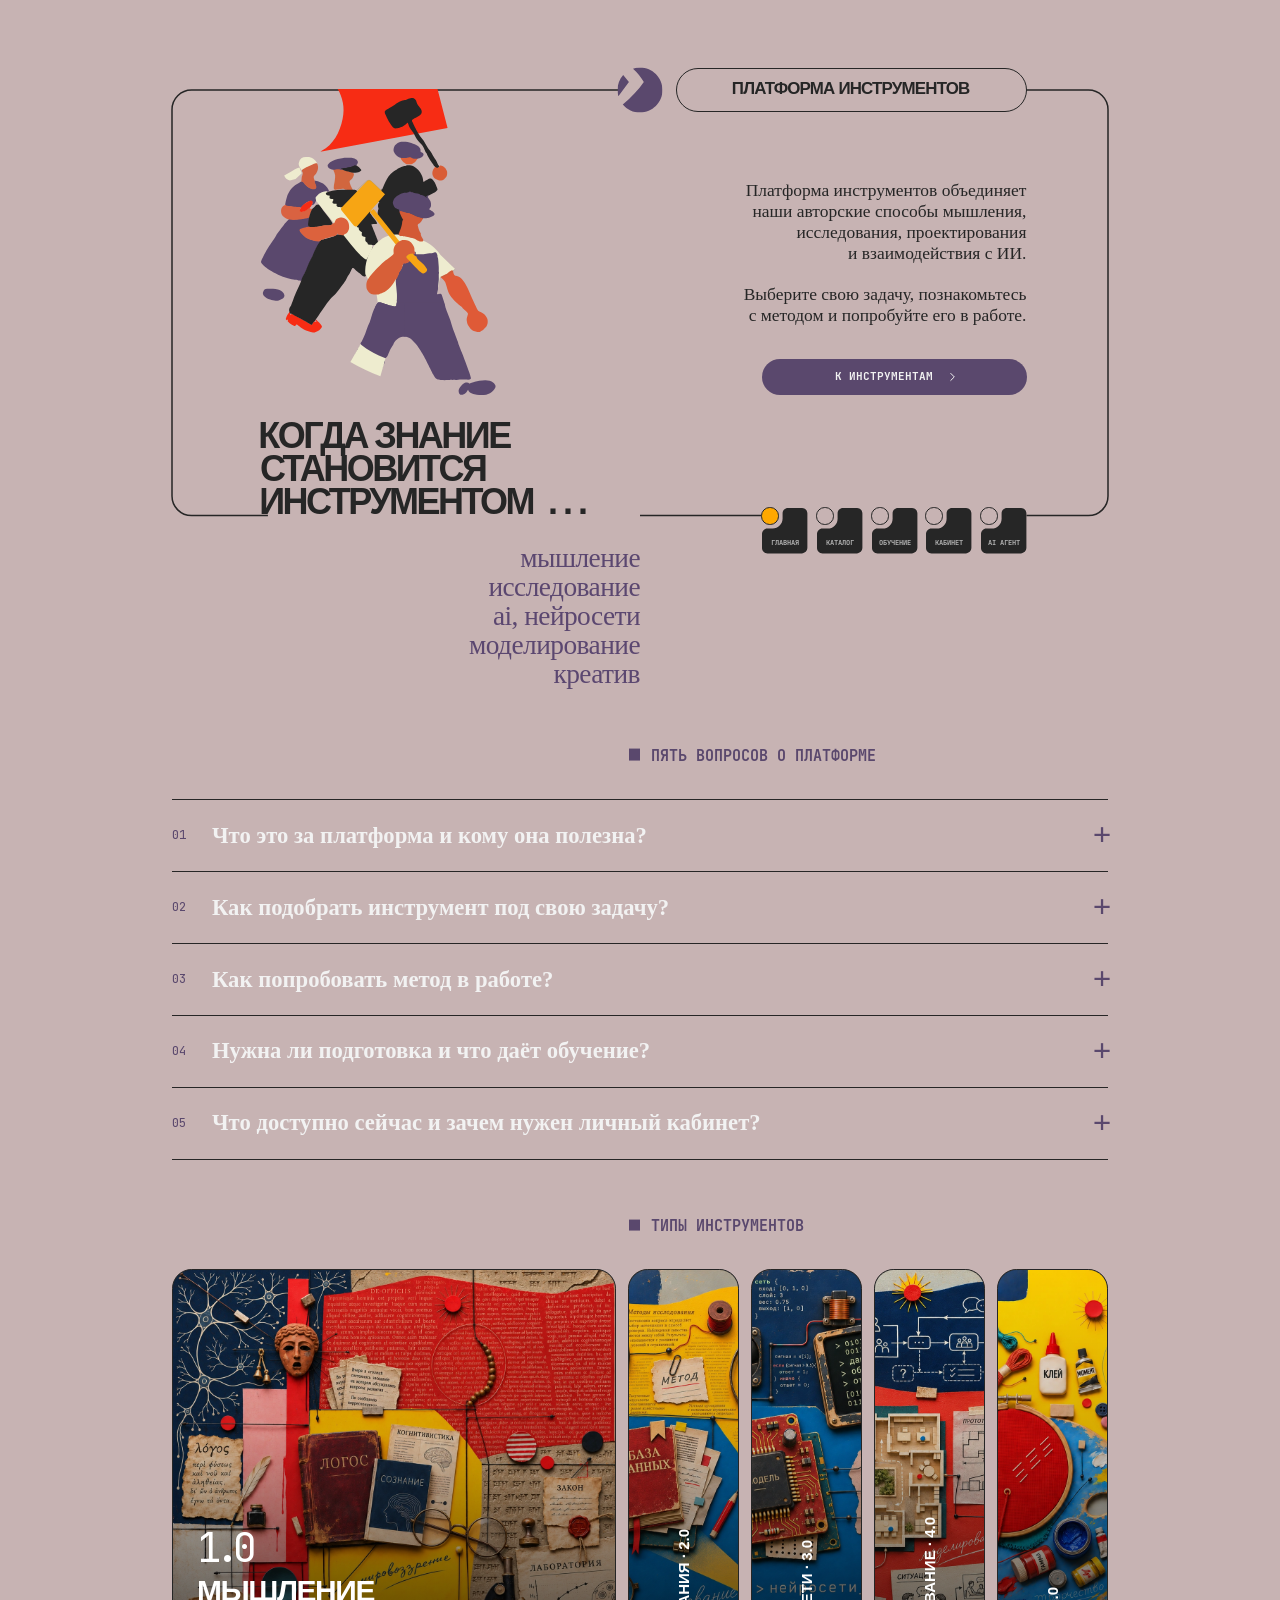
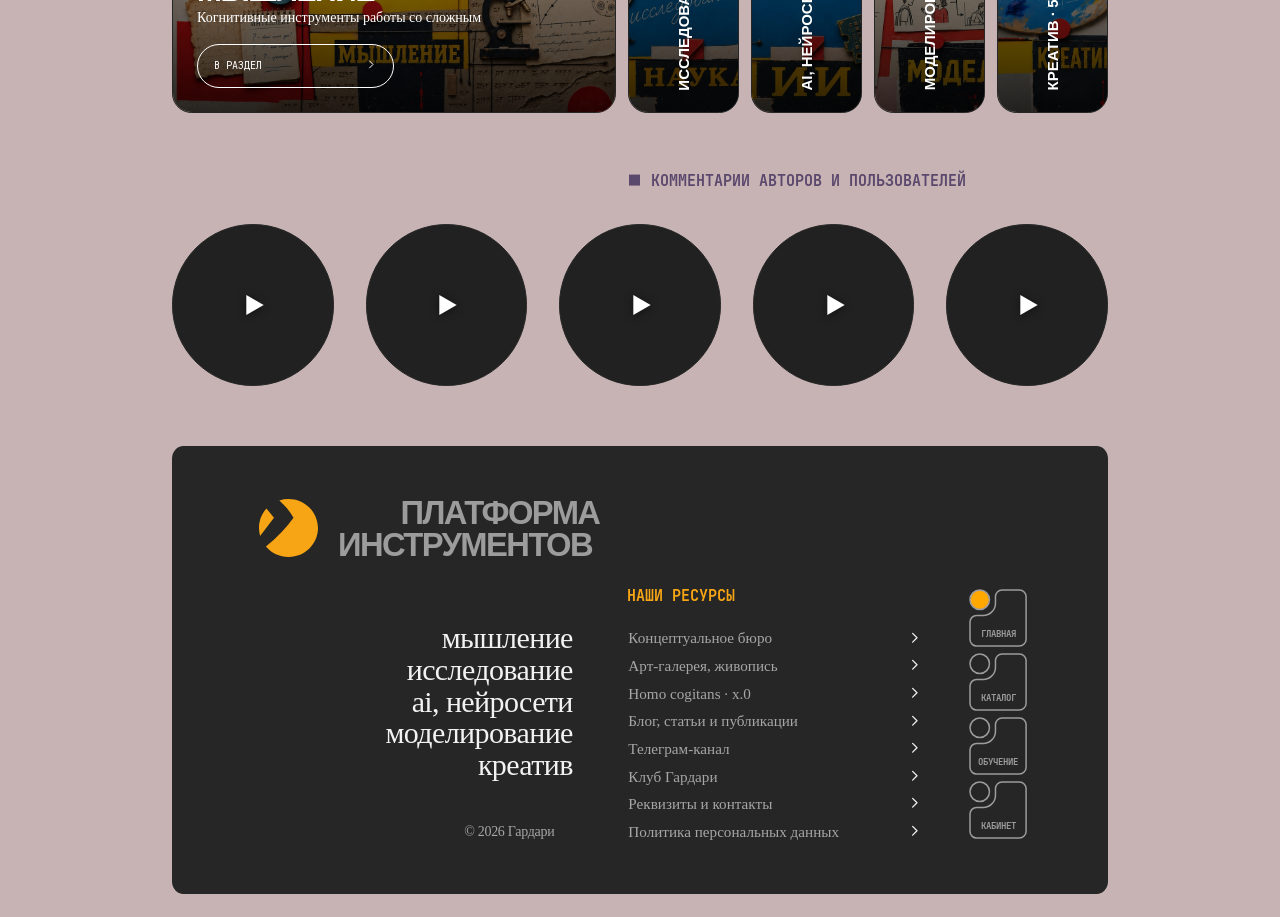
<file: index.html>
<!doctype html>
<html lang="ru">
<head>
<meta charset="utf-8">
<meta name="viewport" content="width=device-width, initial-scale=1, viewport-fit=cover">
<script data-platform-layout="inline">/* Stable device mode and authored desktop canvas. Runs before the application. */
(() => {
 'use strict';
 const FIELD=936,GAP=32,MIN=.85,DESKTOP=1440,PHONE_MAX=600;
 function classify(device,override){
  if(override==='phone'||override==='desktop')return override;
  const ua=String(device.ua||''),touch=Number(device.touchPoints)||0;
  const phone=/iPhone|iPod|Windows Phone|Android[^\n]*Mobile/i.test(ua);
  if(phone)return 'phone';
  const tablet=/iPad|Android/i.test(ua)||(/Macintosh|MacIntel/i.test(ua+' '+(device.platform||''))&&touch>1);
  const side=Math.min(Number(device.screenWidth)||Infinity,Number(device.screenHeight)||Infinity);
  if(tablet)return side<768?'phone':'desktop';
  return device.mobile===true?'phone':'desktop';
 }
 function geometry(width,height,mode,browserZoom=1){
  width=Math.max(1,Number(width)||1);height=Math.max(1,Number(height)||1);
  const scale=mode==='phone'?1:Math.min(1,Math.max(MIN,(width*Math.max(.1,browserZoom)-2*GAP)/FIELD));
  const painted=mode==='phone'?width:Math.max(width,FIELD*scale+2*GAP);
  return {scale,canvasWidth:painted/scale,paintedWidth:painted,visibleWidth:width/scale,
   height:height/scale,queryWidth:mode==='phone'?Math.min(PHONE_MAX,width):DESKTOP,
   phase:mode==='phone'?'phone':painted>width+.1?'clip':scale<.999?'scale':'margins'};
 }
 function media(query,width,authorMode=null){
  const legacy=query.replace(/\((min|max)-width\s*:\s*([\d.]+)(px|em|rem)\s*\)/gi,(_,kind,n,unit)=>{
   const limit=Number(n)*(unit.toLowerCase()==='px'?1:16);
   const legacyTablet=authorMode&&kind.toLowerCase()==='max'&&(limit===1024||limit===1060);
   const on=legacyTablet?authorMode==='desktop':kind.toLowerCase()==='min'?width>=limit:width<=limit;
   return on?'(min-width:0px)':'(max-width:0px)';
  });
  return legacy.replace(/\(\s*width\s*(<=|>=|<|>|=)\s*([\d.]+)(px|em|rem)\s*\)/gi,(_,op,n,unit)=>{
   const v=Number(n)*(unit.toLowerCase()==='px'?1:16),on=op==='<='?width<=v:op==='>='?width>=v:op==='<'?width<v:op==='>'?width>v:width===v;
   return on?'(min-width:0px)':'(max-width:0px)';
  });
 }
 function units(value,state,phone){
  if(/url\s*\(/i.test(value)||/^\s*["']/.test(value))return value;
  return value.replace(/(?<![\w-])(-?(?:\d*\.)?\d+)(dvw|svw|lvw|vw|dvh|svh|lvh|vh)\b/gi,(all,n,u)=>{
   const horizontal=u.toLowerCase().endsWith('vw');
   if(!horizontal&&phone)return all;
   return Number((Number(n)*(horizontal?state.queryWidth:state.height)/100).toFixed(8))+'px';
  });
 }
 const model=Object.freeze({classify,geometry,media,units,FIELD,GAP,MIN,DESKTOP,PHONE_MAX});
 globalThis.PlatformLayoutModel=model;
 if(typeof document==='undefined')return;
 const root=document.documentElement,params=new URLSearchParams(location.search);
 const device={ua:navigator.userAgent,platform:navigator.platform,mobile:navigator.userAgentData?.mobile,
  touchPoints:navigator.maxTouchPoints,screenWidth:screen.width,screenHeight:screen.height};
 const forced=params.get('layout'),override=forced==='phone'||forced==='desktop'?forced:null;
 const automatic=classify(device,override);
 let mode=automatic,state=geometry(innerWidth,innerHeight,mode),pending=0,started=false,disposed=false,dirty=true,key='',sheetKey='',viewportProbe=null;
 const originalDpr=devicePixelRatio||1,mediaRules=new WeakMap(),declarations=new WeakMap(),queries=new Map();
 let resolveReady;
 const failSafe=setTimeout(()=>{if(!disposed&&root.dataset.layoutReady==='pending'){state=geometry(innerWidth,innerHeight,mode,100);root.style.zoom='1';root.style.width=mode==='desktop'?state.canvasWidth+'px':'';root.dataset.layoutReady='fallback';resolveReady(window.PlatformLayout);}},12000);
 const ready=new Promise(resolve=>{resolveReady=resolve;});
 root.dataset.layout=mode;root.dataset.layoutReady='pending';
 class LayoutMedia extends EventTarget{
  constructor(query){super();this.media=query;this.current=this.read();}
  read(){return matchMedia(media(this.media,state.queryWidth)).matches;}
  get matches(){return this.read();}
  update(){const next=this.read();if(next===this.current)return;this.current=next;const e=new Event('change');Object.defineProperty(e,'matches',{value:next});this.dispatchEvent(e);}
  addListener(fn){this.addEventListener('change',fn);}
  removeListener(fn){this.removeEventListener('change',fn);}
 }
 function rect(target){
  if(!target)return undefined;
  const r=target.getBoundingClientRect(),s=state.scale;
  return {x:r.x/s,y:r.y/s,left:r.left/s,top:r.top/s,right:r.right/s,bottom:r.bottom/s,width:r.width/s,height:r.height/s};
 }
 function domMedia(){
  for(const node of document.querySelectorAll('source[data-layout-media]')){const next=media(node.dataset.layoutMedia,state.queryWidth);if(node.getAttribute('media')!==next)node.setAttribute('media',next);}
 }
 const api={ready,model,isPhone:()=>mode==='phone',rect,
  media:query=>{if(!queries.has(query))queries.set(query,new LayoutMedia(query));return queries.get(query);},
  get mode(){return mode;},get scale(){return state.scale;},get viewportWidth(){return state.visibleWidth;},
  get viewportHeight(){return state.height;},get queryWidth(){return state.queryWidth;},get safe(){return state.safe||{top:0,right:0,bottom:0,left:0};},
  toViewport:value=>value*state.scale,toLayout:value=>value/state.scale};
 window.PlatformLayout=api;
 function visit(rules,author=false){
  for(const rule of rules){
   if(rule.media){if(!mediaRules.has(rule))mediaRules.set(rule,rule.media.mediaText);const next=media(mediaRules.get(rule),state.queryWidth,author?mode:null);if(rule.media.mediaText!==next)rule.media.mediaText=next;}
   if(rule.style){
    if(!declarations.has(rule)){
     const values=[];
     for(let i=0;i<rule.style.length;i++){const name=rule.style.item(i),value=rule.style.getPropertyValue(name);if(/(?:vw|vh)\b/i.test(value))values.push([name,value,rule.style.getPropertyPriority(name)]);}
     declarations.set(rule,values);
    }
    for(const [name,value,priority] of declarations.get(rule)){const next=units(value,state,mode==='phone');if(rule.style.getPropertyValue(name)!==next)rule.style.setProperty(name,next,priority);}
   }
   if(rule.cssRules)visit(rule.cssRules,author);
  }
 }
 function editorMode(){
  // Only the existing local editor may use its selected preview viewport.
  if(parent===window)return null;
  try{
   const local=/^(localhost|127\.0\.0\.1)$/.test(location.hostname)||(location.protocol==='about:'&&/^(localhost|127\.0\.0\.1)$/.test(parent.location.hostname));
   if(!local)return null;
   const own=document.body?.classList.contains('platform-editor-active')||window.__VMG_DESIGN_EDITING__;
   const host=parent.document;
   const known=/Редактор|VMG|ВМГ|Designer/i.test(host.title)&&!!host.querySelector('iframe');
   const selected=host.querySelector('#device')?.value;
   const view=selected==='auto'?automatic:selected&&Number.isFinite(+selected)?(+selected<=700?'phone':'desktop'):(innerWidth<=700?'phone':'desktop');
   return own||known?{mode:view,editing:!!own}:null;
  }catch{return null;}
 }
 function apply(){
  pending=0;if(disposed||!document.body)return;
  const editor=editorMode();mode=editor?.mode||automatic;
  const width=document.documentElement.clientWidth||innerWidth;
  const probeStyle=getComputedStyle(viewportProbe||document.body);
  const safe={top:viewportProbe?parseFloat(probeStyle.paddingTop)||0:0,right:parseFloat(probeStyle.paddingRight)||0,bottom:viewportProbe?parseFloat(probeStyle.paddingBottom)||0:0,left:parseFloat(probeStyle.paddingLeft)||0};
  const visual=window.visualViewport;
  const height=mode==='phone'&&visual&&Math.abs(visual.scale-1)<.01?Math.min(innerHeight,visual.height):innerHeight;
  const supportsZoom=!!window.CSS?.supports?.('zoom','0.85');
  const next=geometry(width-safe.left-safe.right,height,mode,editor?.editing||!supportsZoom?100:(devicePixelRatio||1)/originalDpr);
  next.canvasWidth+=(safe.left+safe.right)/next.scale;next.paintedWidth+=safe.left+safe.right;next.visibleWidth=width/next.scale;
  next.safe=Object.fromEntries(Object.entries(safe).map(([k,v])=>[k,v/next.scale]));
  const signature=[mode,width,height,next.scale,next.queryWidth,...Object.values(safe),editor?.editing?'editor':editor?'preview':'device'].join('|');
  if(signature===key&&!dirty)return;
  key=signature;dirty=false;state=next;
  root.dataset.layout=mode;root.dataset.layoutPhase=state.phase;root.dataset.layoutContext=editor?(editor.editing?'editor':'preview'):'device';
  root.style.zoom=String(state.scale);
  root.style.width=mode==='desktop'?state.canvasWidth+'px':'';
  root.style.setProperty('--platform-layout-scale',state.scale);
  root.style.setProperty('--platform-phone-width',state.queryWidth+'px');
  root.style.setProperty('--platform-layout-gutter',GAP/state.scale+'px');
  root.style.setProperty('--platform-visible-width',state.visibleWidth+'px');
  root.style.setProperty('--platform-visible-height',state.height+'px');
  for(const [side,value] of Object.entries(state.safe))root.style.setProperty('--platform-layout-safe-'+side,value+'px');
  for(const sheet of document.styleSheets){try{visit(sheet.cssRules,!!sheet.ownerNode?.matches?.('style[data-vmg-runtime="styles"],#author-manual-styles'));}catch{/* A foreign sheet cannot be read; native conditions remain in effect. */}}
  domMedia();
  queries.forEach(query=>query.update());
  clearTimeout(failSafe);root.dataset.layoutReady='true';
  resolveReady(api);
  window.dispatchEvent(new CustomEvent('platform:layout',{detail:{mode,scale:state.scale,phase:state.phase}}));
 }
 function schedule(force=false){if(disposed)return;if(force)dirty=true;if(started&&!pending)pending=requestAnimationFrame(apply);}
 function sheetsChanged(){
  // Setting the same style text still replaces its CSSRule objects. Reapply
  // mode gates after that replacement; CSSOM writes do not mutate style text.
  schedule(true);
 }
 function start(){
  if(started)return;started=true;
  const probe=document.createElement('i');probe.setAttribute('aria-hidden','true');probe.setAttribute('data-vmg-editor-ui','');
  probe.style.cssText='position:fixed;inset:0;visibility:hidden;pointer-events:none;contain:strict;z-index:-1;padding:var(--platform-safe-top,0px) var(--platform-safe-right,0px) var(--platform-safe-bottom,0px) var(--platform-safe-left,0px)';document.body.append(probe);viewportProbe=probe;
  apply();
  new ResizeObserver(()=>schedule()).observe(probe);
  sheetKey=[...document.head.querySelectorAll('style,link[rel="stylesheet"]')].map(e=>e.tagName==='STYLE'?e.textContent:e.href+'|'+e.media).join('\u0000');
  new MutationObserver(sheetsChanged).observe(document.head,{childList:true,subtree:true,characterData:true});
  new MutationObserver(()=>schedule()).observe(document.body,{attributes:true,attributeFilter:['class']});
 }
 addEventListener('resize',()=>schedule());
 addEventListener('orientationchange',()=>schedule());
 window.visualViewport?.addEventListener('resize',()=>schedule());
 document.addEventListener('load',e=>{if(e.target?.tagName==='LINK')schedule(true);},true);
 addEventListener('platform:editor-ready',()=>schedule(true));
 addEventListener('platform:rendered',domMedia);
 addEventListener('vmg:design-rendered',()=>schedule());
 document.addEventListener('click',event=>{
  if(!override)return;
  const a=event.target.closest?.('a[href]'),href=a?.getAttribute('href');
  if(!href||href.startsWith('#'))return;
  try{const u=new URL(href,location.href);if(u.origin===location.origin&&(/\/(?:index|privacy)\.html$/.test(u.pathname)||u.pathname.endsWith('/'))){u.searchParams.set('layout',override);a.href=u.pathname+u.search+u.hash;}}catch{}
 },true);
 addEventListener('pagehide',()=>{disposed=true;cancelAnimationFrame(pending);clearTimeout(failSafe);});
 addEventListener('pageshow',()=>{if(disposed){disposed=false;schedule(true);}});
 if(document.readyState==='loading')document.addEventListener('DOMContentLoaded',start,{once:true});else start();
})();
</script>
<meta name="robots" content="noindex,nofollow">
<meta name="theme-color" content="#c7b3b3">
<style>
html{background:#c7b3b3}
html[data-platform-boot="pending"] body{background:#c7b3b3}
html[data-platform-boot="pending"] #shell{visibility:hidden;opacity:0;pointer-events:none}
</style>
<script id="platform-boot">
// The first visible surface is the requested page, never a catalogue placeholder.
(() => {
 const root=document.documentElement;
 root.dataset.platformBoot='pending';
 let settled=false;
 const finish=result=>{
  settled=true;clearTimeout(timer);root.dataset.platformBoot=result;
  window.removeEventListener('error',moduleError,true);
 };
 const fail=()=>{
  if(settled)return;
  const main=document.getElementById('main');
  if(!main){document.addEventListener('DOMContentLoaded',fail,{once:true});return;}
  main.innerHTML='<section class="panel surface-light"><h1>Не удалось открыть страницу</h1><p>Проверьте соединение и попробуйте ещё раз.</p><div class="empty-actions"><button class="btn primary" id="boot-retry" type="button">ПОВТОРИТЬ</button></div></section>';
  document.getElementById('boot-retry').addEventListener('click',()=>location.reload());
  finish('error');
 };
 function moduleError(event){
  const tag=event.target;
  if(tag?.tagName==='SCRIPT'&&tag.type==='module'&&tag.src.includes('/assets/js/app.js?v=20261117-preview22'))fail();
 }
 const timer=setTimeout(fail,15000);
 document.addEventListener('platform:boot-ready',event=>finish(event.detail?.error?'error':'ready'),{once:true});
 window.addEventListener('error',moduleError,true);
})();
</script>
<meta name="description" content="Платформа инструментов объединяет наши авторские способы мышления, исследования, проектирования и взаимодействия с ИИ.">
<title>ПЛАТФОРМА ИНСТРУМЕНТОВ</title>
<link rel="canonical" href="https://dgardari-ai.github.io/gardari-tools-platform/">
<meta property="og:type" content="website">
<meta property="og:locale" content="ru_RU">
<meta property="og:site_name" content="ПЛАТФОРМА ИНСТРУМЕНТОВ">
<meta property="og:title" content="Когда знание становится инструментом">
<meta property="og:description" content="Платформа инструментов объединяет наши авторские способы мышления, исследования, проектирования и взаимодействия с ИИ.">
<meta property="og:url" content="https://dgardari-ai.github.io/gardari-tools-platform/">
<meta property="og:image" content="https://dgardari-ai.github.io/gardari-tools-platform/assets/images/social/platform-share-v3.png">
<meta property="og:image:secure_url" content="https://dgardari-ai.github.io/gardari-tools-platform/assets/images/social/platform-share-v3.png">
<meta property="og:image:type" content="image/png">
<meta property="og:image:width" content="1126">
<meta property="og:image:height" content="1122">
<meta property="og:image:alt" content="Главная иллюстрация Платформы инструментов: люди с молотками и красным флагом, знак и название платформы.">
<meta name="twitter:card" content="summary_large_image">
<meta name="twitter:title" content="Когда знание становится инструментом">
<meta name="twitter:description" content="Платформа инструментов объединяет наши авторские способы мышления, исследования, проектирования и взаимодействия с ИИ.">
<meta name="twitter:image" content="https://dgardari-ai.github.io/gardari-tools-platform/assets/images/social/platform-share-v3.png">
<meta name="twitter:image:alt" content="Главная иллюстрация Платформы инструментов: люди с молотками и красным флагом, знак и название платформы.">
<link rel="icon" href="favicon.ico?v=ea7e5d1eb9e6" sizes="16x16 32x32 48x48 64x64">
<link rel="icon" href="favicon.png?v=ea7e5d1eb9e6" type="image/png" sizes="32x32">
<link rel="icon" href="assets/favicon.svg?v=ea7e5d1eb9e6" type="image/svg+xml" sizes="any">
<link rel="stylesheet" href="assets/css/theme.css">
<link rel="stylesheet" href="assets/css/layout.css">
<link rel="stylesheet" href="assets/css/catalog.css">
<link rel="stylesheet" href="assets/css/detail.css">
<link rel="stylesheet" href="assets/css/account.css">
<link rel="stylesheet" href="assets/css/navigation-v2.css">
<link rel="stylesheet" href="assets/css/pages.css">
  <link rel="stylesheet" href="assets/css/home.css">
<link rel="stylesheet" href="assets/css/photo-cards.css?v=20261116-release14">
<link rel="stylesheet" href="assets/css/detail-intro-right.css">
<link rel="stylesheet" href="assets/css/learning-v2.css">
<link rel="stylesheet" href="assets/css/redesign.css?v=20261116-theme-r3">
<link rel="stylesheet" href="assets/css/redesign-pages.css?v=20261116-release14">

<link rel="stylesheet" href="assets/css/section-header.css?v=20261116-background">
<link rel="stylesheet" href="assets/css/outline-standard.css?v=20261116-radius">
<link rel="stylesheet" href="assets/css/home-motion.css?v=20261116-release15">
<link rel="stylesheet" href="assets/css/home-hover.css?v=20261117-hover4">
<link rel="stylesheet" href="assets/css/mobile-affinity.css?v=20261117-preview19">
<link rel="stylesheet" href="assets/css/mobile-footer.css?v=20261117-preview19">
<link rel="stylesheet" href="assets/css/desktop-footer.css?v=20261117-preview19">
<link rel="stylesheet" href="assets/css/analytics-consent.css?v=20261118-entrance">
<script type="module" src="assets/js/analytics-consent.js?v=20261118-entrance"></script>
<link rel="stylesheet" href="assets/css/tool-detail.css?v=20261116-lessons1">
<link rel="stylesheet" href="assets/css/lesson-detail.css?v=20261116-lessons1">
<link rel="stylesheet" href="assets/css/visual-details.css?v=20261117-preview19">
<link rel="stylesheet" href="assets/css/layout-modes.css?v=20261117-preview20">
<script type="module" src="assets/js/visual-details.js?v=20261117-preview20"></script>
<script type="module" src="assets/js/mobile-affinity.js?v=20261117-preview20"></script>
<script type="module" src="assets/js/section-header.js?v=20261117-preview20"></script>
<script type="module" src="assets/js/app.js?v=20261117-preview22"></script>
</head>
<body>

<div id="shell">
<a class="skip-link" href="#main">К основному содержанию</a>
<header class="site-header section-header" id="top">
 <div class="header-frame">
  <button class="header-logo" type="button" data-menu-trigger aria-controls="sidebar" aria-expanded="false" aria-label="Открыть каталог"><img src="assets/images/redesign/platform-logo.svg" alt=""><svg class="mobile-menu-glyph" viewBox="0 0 24 24" aria-hidden="true"><path d="M6 7h12M6 12h12M6 17h12"/></svg></button>
<p class="section-page-title" id="section-page-title" tabindex="-1"><span class="header-page-name"><span id="section-page-name">ПЛАТФОРМА ИНСТРУМЕНТОВ</span><i class="header-title-baseline" aria-hidden="true"></i></span></p>
<nav class="prototype-tabs" aria-label="Разделы платформы"><a class="prototype-tab" href="#about" data-header-page="about" aria-current="page"><svg viewBox="0 0 120 120" aria-hidden="true"><path d="M54.46,14.047C54.46,10.322 55.94,6.749 58.574,4.114C61.209,1.48 64.782,0 68.507,0C79.525,0 94.792,0 105.839,0C113.66,0 120,6.34 120,14.161V105.361C120,113.446 113.446,120 105.361,120H14.488C10.645,120 6.96,118.474 4.243,115.757C1.526,113.04 0,109.355 0,105.512V68.507C0,64.782 1.48,61.209 4.114,58.574C6.749,55.94 10.322,54.46 14.047,54.46H28.096C42.656,54.46 54.46,42.656 54.46,28.096V14.047Z"/></svg><span class="prototype-tab-dot" aria-hidden="true"></span><span class="prototype-tab-name">ГЛАВНАЯ</span></a><button class="prototype-tab" type="button" data-menu-trigger aria-controls="sidebar" aria-expanded="false" data-header-page="catalog"><svg viewBox="0 0 120 120" aria-hidden="true"><path d="M54.46,14.047C54.46,10.322 55.94,6.749 58.574,4.114C61.209,1.48 64.782,0 68.507,0C79.525,0 94.792,0 105.839,0C113.66,0 120,6.34 120,14.161V105.361C120,113.446 113.446,120 105.361,120H14.488C10.645,120 6.96,118.474 4.243,115.757C1.526,113.04 0,109.355 0,105.512V68.507C0,64.782 1.48,61.209 4.114,58.574C6.749,55.94 10.322,54.46 14.047,54.46H28.096C42.656,54.46 54.46,42.656 54.46,28.096V14.047Z"/></svg><span class="prototype-tab-dot" aria-hidden="true"></span><span class="prototype-tab-name">КАТАЛОГ</span></button><a class="prototype-tab" href="#training" data-header-page="training"><svg viewBox="0 0 120 120" aria-hidden="true"><path d="M54.46,14.047C54.46,10.322 55.94,6.749 58.574,4.114C61.209,1.48 64.782,0 68.507,0C79.525,0 94.792,0 105.839,0C113.66,0 120,6.34 120,14.161V105.361C120,113.446 113.446,120 105.361,120H14.488C10.645,120 6.96,118.474 4.243,115.757C1.526,113.04 0,109.355 0,105.512V68.507C0,64.782 1.48,61.209 4.114,58.574C6.749,55.94 10.322,54.46 14.047,54.46H28.096C42.656,54.46 54.46,42.656 54.46,28.096V14.047Z"/></svg><span class="prototype-tab-dot" aria-hidden="true"></span><span class="prototype-tab-name">ОБУЧЕНИЕ</span></a><a class="prototype-tab" href="#account" data-header-page="account"><svg viewBox="0 0 120 120" aria-hidden="true"><path d="M54.46,14.047C54.46,10.322 55.94,6.749 58.574,4.114C61.209,1.48 64.782,0 68.507,0C79.525,0 94.792,0 105.839,0C113.66,0 120,6.34 120,14.161V105.361C120,113.446 113.446,120 105.361,120H14.488C10.645,120 6.96,118.474 4.243,115.757C1.526,113.04 0,109.355 0,105.512V68.507C0,64.782 1.48,61.209 4.114,58.574C6.749,55.94 10.322,54.46 14.047,54.46H28.096C42.656,54.46 54.46,42.656 54.46,28.096V14.047Z"/></svg><span class="prototype-tab-dot" aria-hidden="true"></span><span class="prototype-tab-name">КАБИНЕТ</span></a><a class="prototype-tab" href="#agent" data-header-page="agent"><svg viewBox="0 0 120 120" aria-hidden="true"><path d="M54.46,14.047C54.46,10.322 55.94,6.749 58.574,4.114C61.209,1.48 64.782,0 68.507,0C79.525,0 94.792,0 105.839,0C113.66,0 120,6.34 120,14.161V105.361C120,113.446 113.446,120 105.361,120H14.488C10.645,120 6.96,118.474 4.243,115.757C1.526,113.04 0,109.355 0,105.512V68.507C0,64.782 1.48,61.209 4.114,58.574C6.749,55.94 10.322,54.46 14.047,54.46H28.096C42.656,54.46 54.46,42.656 54.46,28.096V14.047Z"/></svg><span class="prototype-tab-dot" aria-hidden="true"></span><span class="prototype-tab-name">AI АГЕНТ</span></a></nav>
  <button class="catalog-trigger" type="button" id="toggle-menu" aria-controls="sidebar" aria-expanded="false">КАТАЛОГ <span aria-hidden="true">+</span></button>
 </div>
</header>
<div class="mainframe noside" id="frame">
  <div class="mobile-overlay" id="overlay" aria-hidden="true"></div>
  <aside class="sidepanel" id="sidebar" aria-label="Разделы и инструменты" aria-hidden="true" inert><div class="side-close-wrap"><button class="side-close" id="close-menu" type="button" aria-label="Закрыть каталог"><svg class="side-close-icon" viewBox="0 0 24 24" aria-hidden="true"><path d="m8 8 8 8M16 8l-8 8"/></svg></button></div><div class="side-inner" id="sidebar-content"></div><form class="header-search" id="header-search" role="search" aria-label="Поиск по каталогу инструментов"><label class="visually-hidden" for="search">Поиск инструмента</label><input id="search" type="search" aria-label="Поиск инструмента" placeholder="НАЙТИ ИНСТРУМЕНТ…" autocomplete="off"><button class="search-submit" type="submit" aria-label="Найти инструмент"><svg viewBox="0 0 24 24" aria-hidden="true"><circle cx="10.5" cy="10.5" r="6.3"/><path d="m15.2 15.2 5 5"/></svg></button></form></aside>
  <main class="content-area" id="main" tabindex="-1"></main>
</div>
<footer class="editorial-footer" id="site-footer">
 <div class="footer-main">
  <div class="footer-identity"><h2 class="footer-title" aria-label="Платформа инструментов"><span class="footer-symbol" aria-hidden="true"></span><span class="footer-name"><span class="footer-name-line" data-footer-baseline style="left:24.4133706cqw;top:8.3862606cqw">ПЛАТФОРМА</span> <span class="footer-name-line" data-footer-baseline style="left:17.7290601cqw;top:11.7011329cqw">ИНСТРУМЕНТОВ</span> </span></h2><p class="footer-version">ВЕРСИЯ 2.0 · 16.11.2026</p><p class="footer-description"><span class="footer-description-line">Авторские методы и цифровые</span> <span class="footer-description-line">инструменты для исследования,</span> <span class="footer-description-line">мышления, творчества и</span> <span class="footer-description-line">совместной работы с ИИ.</span></p></div>
  <nav class="mobile-footer-actions" aria-label="Действия подвала"><button type="button" class="footer-up" data-page-top><span class="footer-control-label">НАВЕРХ</span><svg class="footer-up-arrow" viewBox="0 0 7.5 9.75" aria-hidden="true"><path d="M3.75 9.75V0M0 3.75 3.75 0 7.5 3.75"/></svg></button><button class="footer-share" type="button" id="share-platform"><span class="footer-control-label">Поделиться платформой</span></button><a class="footer-catalog" href="#catalog" data-full-catalog><span class="footer-control-label">К ИНСТРУМЕНТАМ</span><svg class="footer-catalog-arrow chevron" viewBox="0 4 24 16" aria-hidden="true"><path d="m9 5 7 7-7 7"/></svg></a></nav>
  <ul class="footer-topics footer-desktop-only" aria-label="Направления платформы"><li data-footer-baseline style="top:21.6121597cqw">мышление</li><li data-footer-baseline style="top:24.9904517cqw">исследование</li><li data-footer-baseline style="top:28.3687438cqw">ai, нейросети</li><li data-footer-baseline style="top:31.7470358cqw">моделирование</li><li data-footer-baseline style="top:35.1252798cqw">креатив</li></ul>
  <nav class="footer-navigation footer-desktop-tabs footer-desktop-only" aria-label="Разделы подвала"><a class="footer-section-tab" href="#about" data-header-page="about" data-footer-home style="top:15.3329116cqw"><svg class="footer-tab-frame" viewBox="0 0 120 120" aria-hidden="true"><path d="M54.46,14.047C54.46,10.322 55.94,6.749 58.574,4.114C61.209,1.48 64.782,0 68.507,0C79.525,0 94.792,0 105.839,0C113.66,0 120,6.34 120,14.161V105.361C120,113.446 113.446,120 105.361,120H14.488C10.645,120 6.96,118.474 4.243,115.757C1.526,113.04 0,109.355 0,105.512V68.507C0,64.782 1.48,61.209 4.114,58.574C6.749,55.94 10.322,54.46 14.047,54.46H28.096C42.656,54.46 54.46,42.656 54.46,28.096V14.047Z"/><circle class="footer-tab-dot" cx="20.8404" cy="20.8404" r="20.8404"/></svg><span class="footer-tab-label" data-footer-baseline style="top:5.0444429cqw">ГЛАВНАЯ</span></a><a class="footer-section-tab" href="#catalog" data-header-page="catalog" data-full-catalog style="top:22.1807431cqw"><svg class="footer-tab-frame" viewBox="0 0 120 120" aria-hidden="true"><path d="M54.46,14.047C54.46,10.322 55.94,6.749 58.574,4.114C61.209,1.48 64.782,0 68.507,0C79.525,0 94.792,0 105.839,0C113.66,0 120,6.34 120,14.161V105.361C120,113.446 113.446,120 105.361,120H14.488C10.645,120 6.96,118.474 4.243,115.757C1.526,113.04 0,109.355 0,105.512V68.507C0,64.782 1.48,61.209 4.114,58.574C6.749,55.94 10.322,54.46 14.047,54.46H28.096C42.656,54.46 54.46,42.656 54.46,28.096V14.047Z"/><circle class="footer-tab-dot" cx="20.8404" cy="20.8404" r="20.8404"/></svg><span class="footer-tab-label" data-footer-baseline style="top:5.0445394cqw">КАТАЛОГ</span></a><a class="footer-section-tab" href="#training" data-header-page="training" style="top:29.0328001cqw"><svg class="footer-tab-frame" viewBox="0 0 120 120" aria-hidden="true"><path d="M54.46,14.047C54.46,10.322 55.94,6.749 58.574,4.114C61.209,1.48 64.782,0 68.507,0C79.525,0 94.792,0 105.839,0C113.66,0 120,6.34 120,14.161V105.361C120,113.446 113.446,120 105.361,120H14.488C10.645,120 6.96,118.474 4.243,115.757C1.526,113.04 0,109.355 0,105.512V68.507C0,64.782 1.48,61.209 4.114,58.574C6.749,55.94 10.322,54.46 14.047,54.46H28.096C42.656,54.46 54.46,42.656 54.46,28.096V14.047Z"/><circle class="footer-tab-dot" cx="20.8404" cy="20.8404" r="20.8404"/></svg><span class="footer-tab-label" data-footer-baseline style="top:5.0445975cqw">ОБУЧЕНИЕ</span></a><a class="footer-section-tab" href="#account" data-header-page="account" style="top:35.8827249cqw"><svg class="footer-tab-frame" viewBox="0 0 120 120" aria-hidden="true"><path d="M54.46,14.047C54.46,10.322 55.94,6.749 58.574,4.114C61.209,1.48 64.782,0 68.507,0C79.525,0 94.792,0 105.839,0C113.66,0 120,6.34 120,14.161V105.361C120,113.446 113.446,120 105.361,120H14.488C10.645,120 6.96,118.474 4.243,115.757C1.526,113.04 0,109.355 0,105.512V68.507C0,64.782 1.48,61.209 4.114,58.574C6.749,55.94 10.322,54.46 14.047,54.46H28.096C42.656,54.46 54.46,42.656 54.46,28.096V14.047Z"/><circle class="footer-tab-dot" cx="20.8404" cy="20.8404" r="20.8404"/></svg><span class="footer-tab-label" data-footer-baseline style="top:5.0446944cqw">КАБИНЕТ</span></a></nav>
  <div class="footer-contacts"><h3 class="footer-label" data-footer-baseline>Наши ресурсы</h3><div class="footer-author-links"><a href="https://kb.gardari.art/" target="_blank" rel="noopener noreferrer" style="--footer-row-index:0"><span class="footer-link-label" data-footer-baseline>Концептуальное бюро</span> <svg aria-hidden="true" focusable="false" class="chevron" viewBox="0 0 24 24"><path d="m9 5 7 7-7 7"/></svg></a><a href="https://gallery.gardari.art/" target="_blank" rel="noopener noreferrer" style="--footer-row-index:1"><span class="footer-link-label" data-footer-baseline>Арт-галерея, живопись</span> <svg aria-hidden="true" focusable="false" class="chevron" viewBox="0 0 24 24"><path d="m9 5 7 7-7 7"/></svg></a><a href="https://x0.gardari.art/" target="_blank" rel="noopener noreferrer" style="--footer-row-index:2"><span class="footer-link-label" data-footer-baseline>Homo cogitans · х.0</span> <svg aria-hidden="true" focusable="false" class="chevron" viewBox="0 0 24 24"><path d="m9 5 7 7-7 7"/></svg></a><a href="https://blog.gardari.art/" target="_blank" rel="noopener noreferrer" style="--footer-row-index:3"><span class="footer-link-label" data-footer-baseline>Блог, статьи и публикации</span> <svg aria-hidden="true" focusable="false" class="chevron" viewBox="0 0 24 24"><path d="m9 5 7 7-7 7"/></svg></a><a href="https://t.me/gardariart" target="_blank" rel="noopener noreferrer" style="--footer-row-index:4"><span class="footer-link-label" data-footer-baseline>Телеграм-канал</span> <svg aria-hidden="true" focusable="false" class="chevron" viewBox="0 0 24 24"><path d="m9 5 7 7-7 7"/></svg></a><a href="https://club.gardari.art/" target="_blank" rel="noopener noreferrer" style="--footer-row-index:5"><span class="footer-link-label" data-footer-baseline>Клуб Гардари</span> <svg aria-hidden="true" focusable="false" class="chevron" viewBox="0 0 24 24"><path d="m9 5 7 7-7 7"/></svg></a><button type="button" data-footer-legal aria-haspopup="dialog" aria-controls="footer-contact-dialog" aria-expanded="false" style="--footer-row-index:6"><span class="footer-link-label" data-footer-baseline>Реквизиты и контакты</span> <svg aria-hidden="true" focusable="false" class="chevron" viewBox="0 0 24 24"><path d="m9 5 7 7-7 7"/></svg></button><a href="privacy.html" aria-label="Политика обработки персональных данных" style="--footer-row-index:7"><span class="footer-link-label" data-footer-baseline><span class="footer-policy-first">Политика персональных</span> <span class="footer-policy-last">данных</span></span> <svg aria-hidden="true" focusable="false" class="chevron" viewBox="0 0 24 24"><path d="m9 5 7 7-7 7"/></svg></a></div></div>
 </div>
 <div class="footer-legal"><span class="footer-copyright"><span class="footer-copyright-desktop footer-desktop-only" data-footer-baseline>© 2026 Гардари</span></span><button type="button" data-analytics-settings hidden>Настройки аналитики</button><span class="footer-status-dot" aria-hidden="true"></span></div>
</footer>
<dialog class="footer-contact-dialog" id="footer-contact-dialog" aria-labelledby="footer-contact-title">
 <div class="footer-contact-heading"><h2 id="footer-contact-title">Реквизиты и контакты</h2><button type="button" class="footer-contact-close" data-footer-legal-close aria-label="Закрыть реквизиты и контакты">×</button></div>
 <dl><dt>Оператор</dt><dd>ИП Гардари Денис Михайлович</dd><dt>ИНН</dt><dd>666200028640</dd><dt>ОГРНИП</dt><dd>312668634500040</dd><dt>Регистрация</dt><dd>10.12.2012, Межрайонная ИФНС № 32 по Свердловской области</dd><dt>Для писем</dt><dd>620027, Свердловская область, Екатеринбург, ул. Азина, д. 22/2, зд. 8.</dd><dt>Почта</dt><dd><a href="mailto:kb@gardari.art">kb@gardari.art</a></dd><dt>Телеграм</dt><dd><a href="https://t.me/denisgardari" target="_blank" rel="noopener noreferrer">@denisgardari</a></dd></dl>
 <a class="footer-contact-policy" href="privacy.html">Политика обработки персональных данных</a>
</dialog>
</div>
<dialog class="modal-dialog" id="dl-modal" aria-labelledby="modal-title"><div class="dialog-head"><p class="eyebrow">ПОЛУЧЕНИЕ ИНСТРУМЕНТА</p><button type="button" id="close-modal">Закрыть <svg aria-hidden="true" focusable="false" class="chevron chevron-back" viewBox="0 0 24 24"><path d="m9 5 7 7-7 7"/></svg></button></div><div class="dialog-main" id="modal-content"></div></dialog>
<div class="toast" id="toast" role="status" aria-live="polite" hidden></div>
<noscript><p class="panel">Для каталога и рабочих инструментов включите JavaScript (выполнение сценариев) в браузере.</p></noscript>
<!-- VMG-DESIGNER:START -->
<script defer src="vmg-designer-data.js"></script>
<script defer src="vmg-designer-runtime.js"></script>
<!-- VMG-DESIGNER:END -->
</body>
</html>
</file>
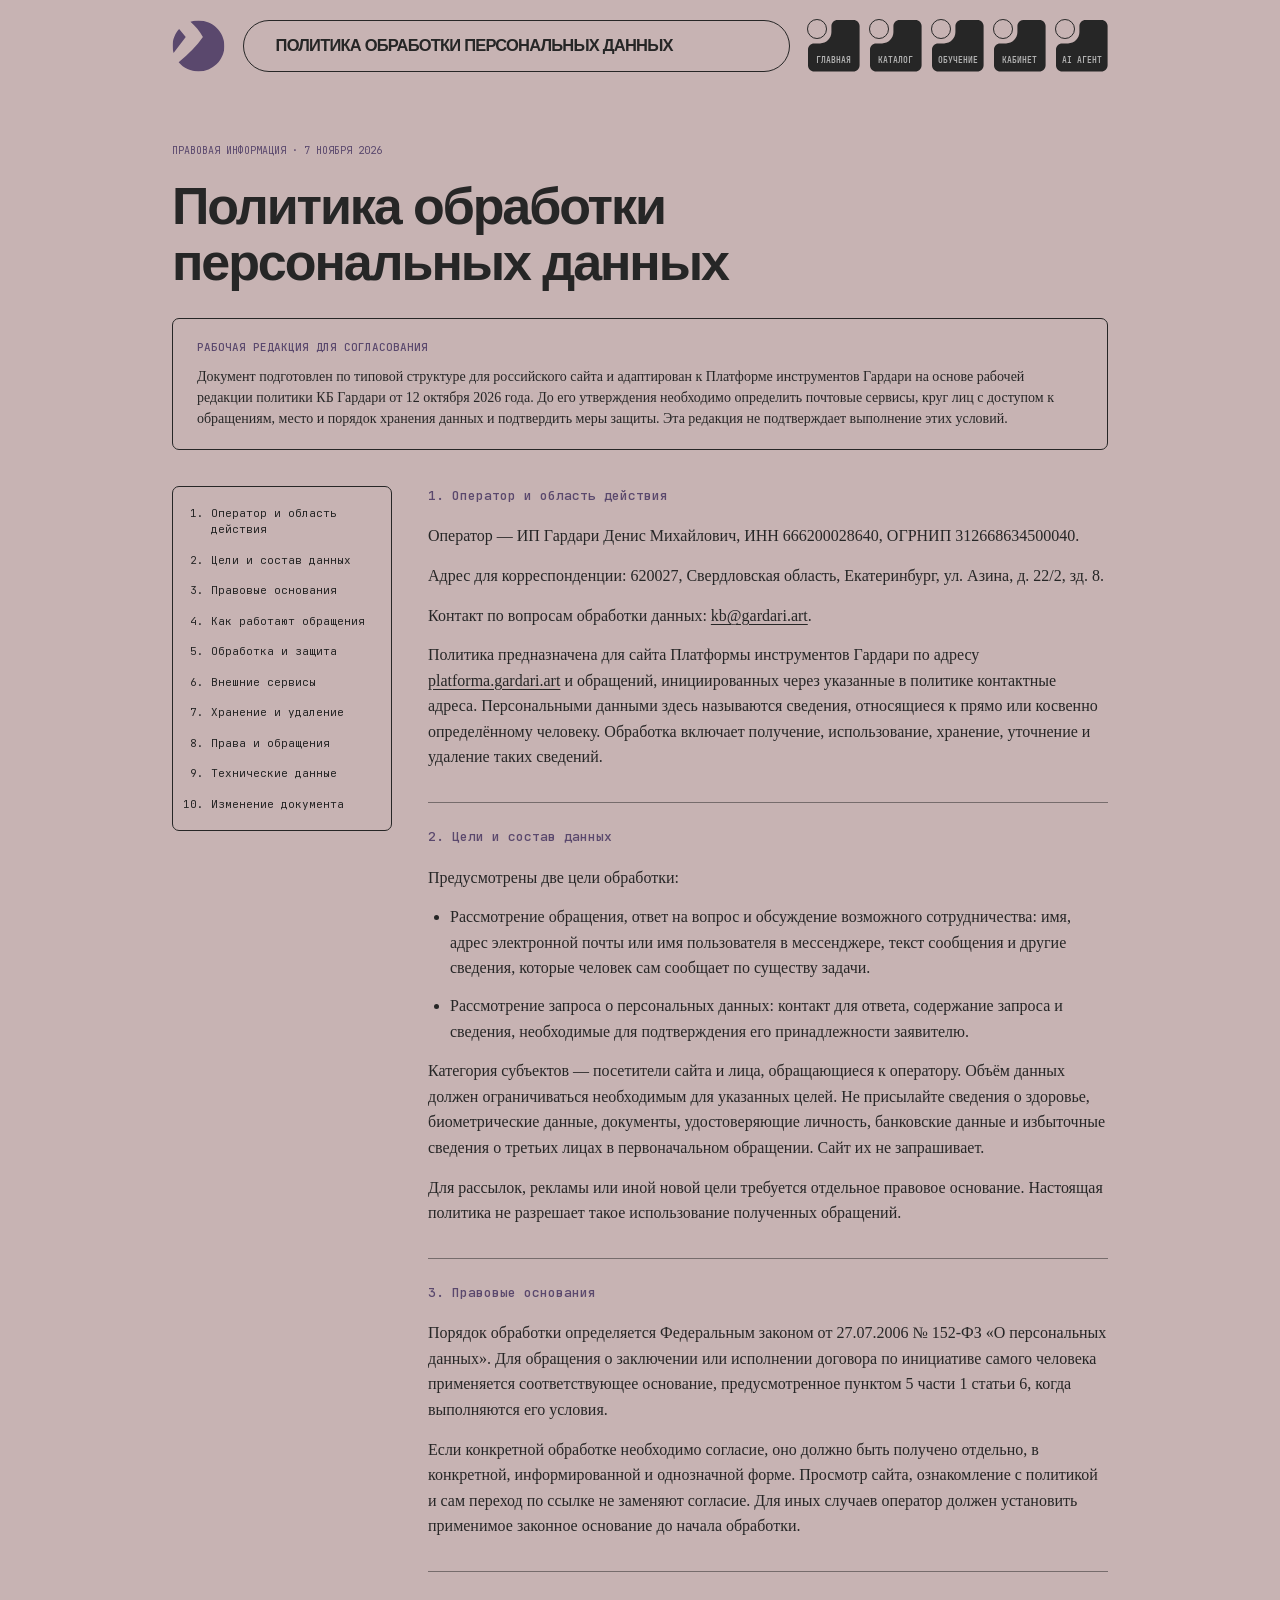
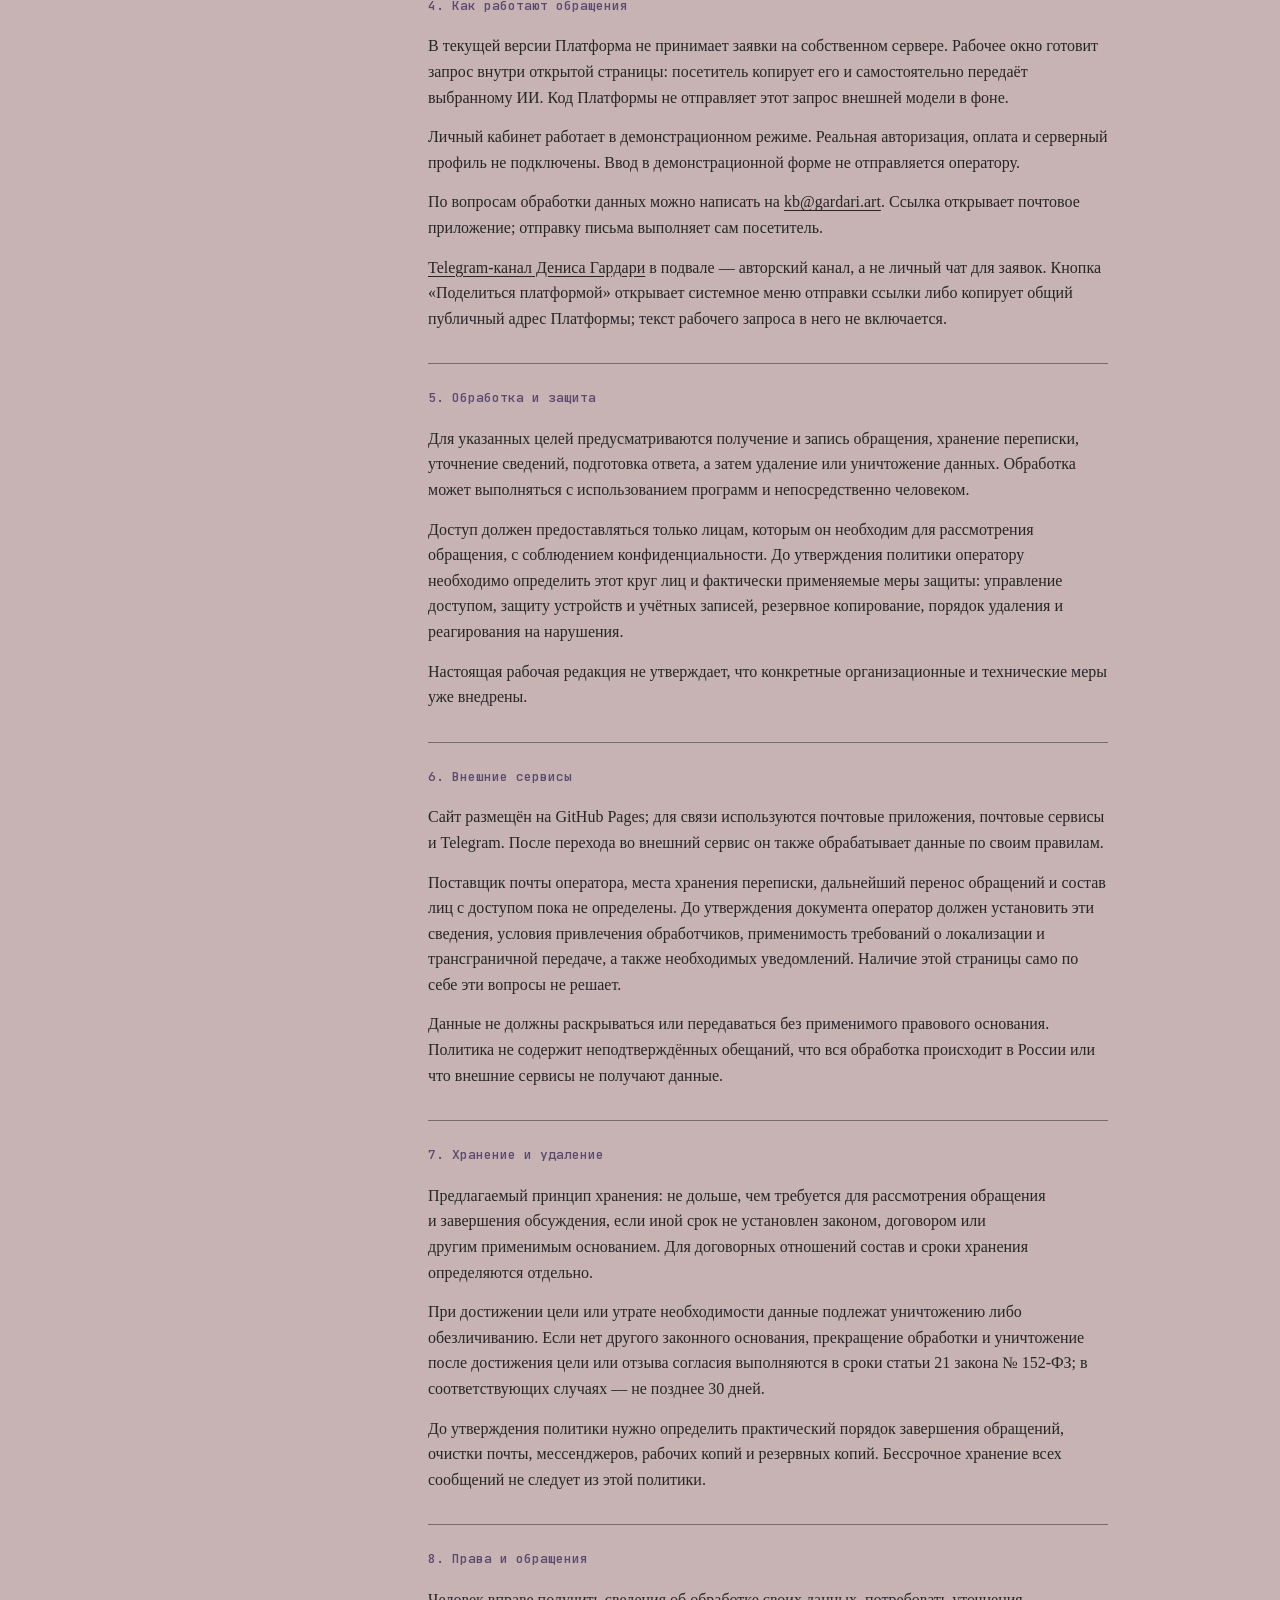
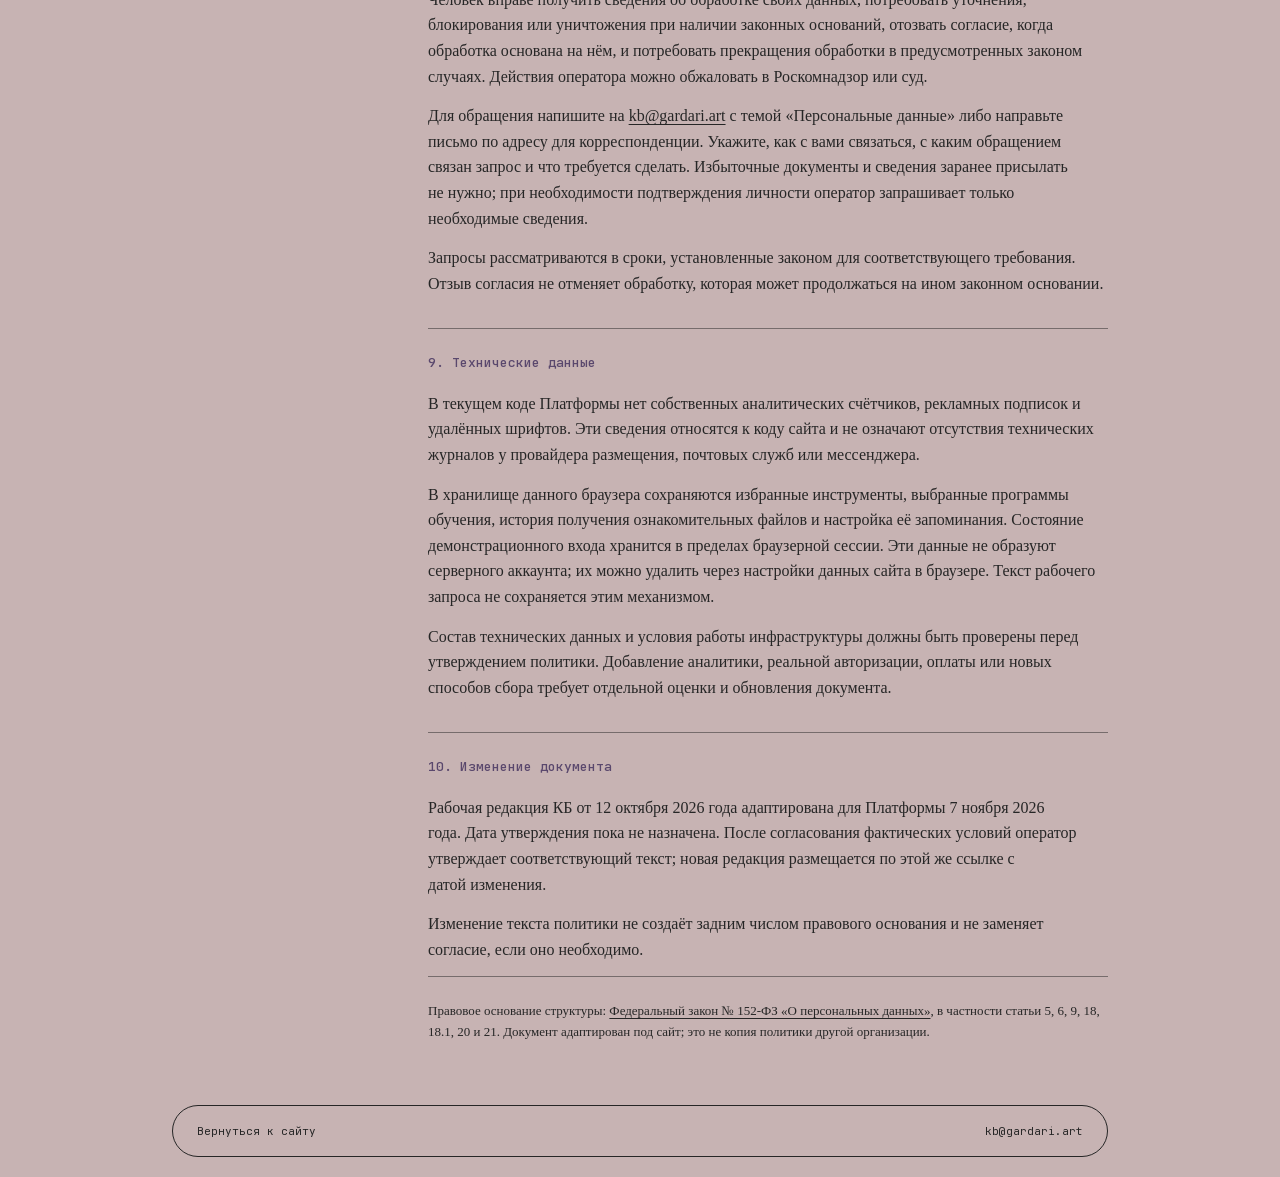
<file: privacy.html>
<!doctype html>
<html lang="ru">
<head>
  <meta charset="utf-8">
  <meta name="viewport" content="width=device-width,initial-scale=1,viewport-fit=cover">
<script data-platform-layout="inline">/* Stable device mode and authored desktop canvas. Runs before the application. */
(() => {
 'use strict';
 const FIELD=936,GAP=32,MIN=.85,DESKTOP=1440,PHONE_MAX=600;
 function classify(device,override){
  if(override==='phone'||override==='desktop')return override;
  const ua=String(device.ua||''),touch=Number(device.touchPoints)||0;
  const phone=/iPhone|iPod|Windows Phone|Android[^\n]*Mobile/i.test(ua);
  if(phone)return 'phone';
  const tablet=/iPad|Android/i.test(ua)||(/Macintosh|MacIntel/i.test(ua+' '+(device.platform||''))&&touch>1);
  const side=Math.min(Number(device.screenWidth)||Infinity,Number(device.screenHeight)||Infinity);
  if(tablet)return side<768?'phone':'desktop';
  return device.mobile===true?'phone':'desktop';
 }
 function geometry(width,height,mode,browserZoom=1){
  width=Math.max(1,Number(width)||1);height=Math.max(1,Number(height)||1);
  const scale=mode==='phone'?1:Math.min(1,Math.max(MIN,(width*Math.max(.1,browserZoom)-2*GAP)/FIELD));
  const painted=mode==='phone'?width:Math.max(width,FIELD*scale+2*GAP);
  return {scale,canvasWidth:painted/scale,paintedWidth:painted,visibleWidth:width/scale,
   height:height/scale,queryWidth:mode==='phone'?Math.min(PHONE_MAX,width):DESKTOP,
   phase:mode==='phone'?'phone':painted>width+.1?'clip':scale<.999?'scale':'margins'};
 }
 function media(query,width,authorMode=null){
  const legacy=query.replace(/\((min|max)-width\s*:\s*([\d.]+)(px|em|rem)\s*\)/gi,(_,kind,n,unit)=>{
   const limit=Number(n)*(unit.toLowerCase()==='px'?1:16);
   const legacyTablet=authorMode&&kind.toLowerCase()==='max'&&(limit===1024||limit===1060);
   const on=legacyTablet?authorMode==='desktop':kind.toLowerCase()==='min'?width>=limit:width<=limit;
   return on?'(min-width:0px)':'(max-width:0px)';
  });
  return legacy.replace(/\(\s*width\s*(<=|>=|<|>|=)\s*([\d.]+)(px|em|rem)\s*\)/gi,(_,op,n,unit)=>{
   const v=Number(n)*(unit.toLowerCase()==='px'?1:16),on=op==='<='?width<=v:op==='>='?width>=v:op==='<'?width<v:op==='>'?width>v:width===v;
   return on?'(min-width:0px)':'(max-width:0px)';
  });
 }
 function units(value,state,phone){
  if(/url\s*\(/i.test(value)||/^\s*["']/.test(value))return value;
  return value.replace(/(?<![\w-])(-?(?:\d*\.)?\d+)(dvw|svw|lvw|vw|dvh|svh|lvh|vh)\b/gi,(all,n,u)=>{
   const horizontal=u.toLowerCase().endsWith('vw');
   if(!horizontal&&phone)return all;
   return Number((Number(n)*(horizontal?state.queryWidth:state.height)/100).toFixed(8))+'px';
  });
 }
 const model=Object.freeze({classify,geometry,media,units,FIELD,GAP,MIN,DESKTOP,PHONE_MAX});
 globalThis.PlatformLayoutModel=model;
 if(typeof document==='undefined')return;
 const root=document.documentElement,params=new URLSearchParams(location.search);
 const device={ua:navigator.userAgent,platform:navigator.platform,mobile:navigator.userAgentData?.mobile,
  touchPoints:navigator.maxTouchPoints,screenWidth:screen.width,screenHeight:screen.height};
 const forced=params.get('layout'),override=forced==='phone'||forced==='desktop'?forced:null;
 const automatic=classify(device,override);
 let mode=automatic,state=geometry(innerWidth,innerHeight,mode),pending=0,started=false,disposed=false,dirty=true,key='',sheetKey='',viewportProbe=null;
 const originalDpr=devicePixelRatio||1,mediaRules=new WeakMap(),declarations=new WeakMap(),queries=new Map();
 let resolveReady;
 const failSafe=setTimeout(()=>{if(!disposed&&root.dataset.layoutReady==='pending'){state=geometry(innerWidth,innerHeight,mode,100);root.style.zoom='1';root.style.width=mode==='desktop'?state.canvasWidth+'px':'';root.dataset.layoutReady='fallback';resolveReady(window.PlatformLayout);}},12000);
 const ready=new Promise(resolve=>{resolveReady=resolve;});
 root.dataset.layout=mode;root.dataset.layoutReady='pending';
 class LayoutMedia extends EventTarget{
  constructor(query){super();this.media=query;this.current=this.read();}
  read(){return matchMedia(media(this.media,state.queryWidth)).matches;}
  get matches(){return this.read();}
  update(){const next=this.read();if(next===this.current)return;this.current=next;const e=new Event('change');Object.defineProperty(e,'matches',{value:next});this.dispatchEvent(e);}
  addListener(fn){this.addEventListener('change',fn);}
  removeListener(fn){this.removeEventListener('change',fn);}
 }
 function rect(target){
  if(!target)return undefined;
  const r=target.getBoundingClientRect(),s=state.scale;
  return {x:r.x/s,y:r.y/s,left:r.left/s,top:r.top/s,right:r.right/s,bottom:r.bottom/s,width:r.width/s,height:r.height/s};
 }
 function domMedia(){
  for(const node of document.querySelectorAll('source[data-layout-media]')){const next=media(node.dataset.layoutMedia,state.queryWidth);if(node.getAttribute('media')!==next)node.setAttribute('media',next);}
 }
 const api={ready,model,isPhone:()=>mode==='phone',rect,
  media:query=>{if(!queries.has(query))queries.set(query,new LayoutMedia(query));return queries.get(query);},
  get mode(){return mode;},get scale(){return state.scale;},get viewportWidth(){return state.visibleWidth;},
  get viewportHeight(){return state.height;},get queryWidth(){return state.queryWidth;},get safe(){return state.safe||{top:0,right:0,bottom:0,left:0};},
  toViewport:value=>value*state.scale,toLayout:value=>value/state.scale};
 window.PlatformLayout=api;
 function visit(rules,author=false){
  for(const rule of rules){
   if(rule.media){if(!mediaRules.has(rule))mediaRules.set(rule,rule.media.mediaText);const next=media(mediaRules.get(rule),state.queryWidth,author?mode:null);if(rule.media.mediaText!==next)rule.media.mediaText=next;}
   if(rule.style){
    if(!declarations.has(rule)){
     const values=[];
     for(let i=0;i<rule.style.length;i++){const name=rule.style.item(i),value=rule.style.getPropertyValue(name);if(/(?:vw|vh)\b/i.test(value))values.push([name,value,rule.style.getPropertyPriority(name)]);}
     declarations.set(rule,values);
    }
    for(const [name,value,priority] of declarations.get(rule)){const next=units(value,state,mode==='phone');if(rule.style.getPropertyValue(name)!==next)rule.style.setProperty(name,next,priority);}
   }
   if(rule.cssRules)visit(rule.cssRules,author);
  }
 }
 function editorMode(){
  // Only the existing local editor may use its selected preview viewport.
  if(parent===window)return null;
  try{
   const local=/^(localhost|127\.0\.0\.1)$/.test(location.hostname)||(location.protocol==='about:'&&/^(localhost|127\.0\.0\.1)$/.test(parent.location.hostname));
   if(!local)return null;
   const own=document.body?.classList.contains('platform-editor-active')||window.__VMG_DESIGN_EDITING__;
   const host=parent.document;
   const known=/Редактор|VMG|ВМГ|Designer/i.test(host.title)&&!!host.querySelector('iframe');
   const selected=host.querySelector('#device')?.value;
   const view=selected==='auto'?automatic:selected&&Number.isFinite(+selected)?(+selected<=700?'phone':'desktop'):(innerWidth<=700?'phone':'desktop');
   return own||known?{mode:view,editing:!!own}:null;
  }catch{return null;}
 }
 function apply(){
  pending=0;if(disposed||!document.body)return;
  const editor=editorMode();mode=editor?.mode||automatic;
  const width=document.documentElement.clientWidth||innerWidth;
  const probeStyle=getComputedStyle(viewportProbe||document.body);
  const safe={top:viewportProbe?parseFloat(probeStyle.paddingTop)||0:0,right:parseFloat(probeStyle.paddingRight)||0,bottom:viewportProbe?parseFloat(probeStyle.paddingBottom)||0:0,left:parseFloat(probeStyle.paddingLeft)||0};
  const visual=window.visualViewport;
  const height=mode==='phone'&&visual&&Math.abs(visual.scale-1)<.01?Math.min(innerHeight,visual.height):innerHeight;
  const supportsZoom=!!window.CSS?.supports?.('zoom','0.85');
  const next=geometry(width-safe.left-safe.right,height,mode,editor?.editing||!supportsZoom?100:(devicePixelRatio||1)/originalDpr);
  next.canvasWidth+=(safe.left+safe.right)/next.scale;next.paintedWidth+=safe.left+safe.right;next.visibleWidth=width/next.scale;
  next.safe=Object.fromEntries(Object.entries(safe).map(([k,v])=>[k,v/next.scale]));
  const signature=[mode,width,height,next.scale,next.queryWidth,...Object.values(safe),editor?.editing?'editor':editor?'preview':'device'].join('|');
  if(signature===key&&!dirty)return;
  key=signature;dirty=false;state=next;
  root.dataset.layout=mode;root.dataset.layoutPhase=state.phase;root.dataset.layoutContext=editor?(editor.editing?'editor':'preview'):'device';
  root.style.zoom=String(state.scale);
  root.style.width=mode==='desktop'?state.canvasWidth+'px':'';
  root.style.setProperty('--platform-layout-scale',state.scale);
  root.style.setProperty('--platform-phone-width',state.queryWidth+'px');
  root.style.setProperty('--platform-layout-gutter',GAP/state.scale+'px');
  root.style.setProperty('--platform-visible-width',state.visibleWidth+'px');
  root.style.setProperty('--platform-visible-height',state.height+'px');
  for(const [side,value] of Object.entries(state.safe))root.style.setProperty('--platform-layout-safe-'+side,value+'px');
  for(const sheet of document.styleSheets){try{visit(sheet.cssRules,!!sheet.ownerNode?.matches?.('style[data-vmg-runtime="styles"],#author-manual-styles'));}catch{/* A foreign sheet cannot be read; native conditions remain in effect. */}}
  domMedia();
  queries.forEach(query=>query.update());
  clearTimeout(failSafe);root.dataset.layoutReady='true';
  resolveReady(api);
  window.dispatchEvent(new CustomEvent('platform:layout',{detail:{mode,scale:state.scale,phase:state.phase}}));
 }
 function schedule(force=false){if(disposed)return;if(force)dirty=true;if(started&&!pending)pending=requestAnimationFrame(apply);}
 function sheetsChanged(){
  // Setting the same style text still replaces its CSSRule objects. Reapply
  // mode gates after that replacement; CSSOM writes do not mutate style text.
  schedule(true);
 }
 function start(){
  if(started)return;started=true;
  const probe=document.createElement('i');probe.setAttribute('aria-hidden','true');probe.setAttribute('data-vmg-editor-ui','');
  probe.style.cssText='position:fixed;inset:0;visibility:hidden;pointer-events:none;contain:strict;z-index:-1;padding:var(--platform-safe-top,0px) var(--platform-safe-right,0px) var(--platform-safe-bottom,0px) var(--platform-safe-left,0px)';document.body.append(probe);viewportProbe=probe;
  apply();
  new ResizeObserver(()=>schedule()).observe(probe);
  sheetKey=[...document.head.querySelectorAll('style,link[rel="stylesheet"]')].map(e=>e.tagName==='STYLE'?e.textContent:e.href+'|'+e.media).join('\u0000');
  new MutationObserver(sheetsChanged).observe(document.head,{childList:true,subtree:true,characterData:true});
  new MutationObserver(()=>schedule()).observe(document.body,{attributes:true,attributeFilter:['class']});
 }
 addEventListener('resize',()=>schedule());
 addEventListener('orientationchange',()=>schedule());
 window.visualViewport?.addEventListener('resize',()=>schedule());
 document.addEventListener('load',e=>{if(e.target?.tagName==='LINK')schedule(true);},true);
 addEventListener('platform:editor-ready',()=>schedule(true));
 addEventListener('platform:rendered',domMedia);
 addEventListener('vmg:design-rendered',()=>schedule());
 document.addEventListener('click',event=>{
  if(!override)return;
  const a=event.target.closest?.('a[href]'),href=a?.getAttribute('href');
  if(!href||href.startsWith('#'))return;
  try{const u=new URL(href,location.href);if(u.origin===location.origin&&(/\/(?:index|privacy)\.html$/.test(u.pathname)||u.pathname.endsWith('/'))){u.searchParams.set('layout',override);a.href=u.pathname+u.search+u.hash;}}catch{}
 },true);
 addEventListener('pagehide',()=>{disposed=true;cancelAnimationFrame(pending);clearTimeout(failSafe);});
 addEventListener('pageshow',()=>{if(disposed){disposed=false;schedule(true);}});
 if(document.readyState==='loading')document.addEventListener('DOMContentLoaded',start,{once:true});else start();
})();
</script>
  <meta name="robots" content="noindex,nofollow">
  <title>Политика обработки персональных данных — Платформа инструментов Гардари</title>
  <link rel="icon" href="favicon.ico?v=ea7e5d1eb9e6" sizes="16x16 32x32 48x48 64x64">
<link rel="icon" href="favicon.png?v=ea7e5d1eb9e6" type="image/png" sizes="32x32">
<link rel="icon" href="assets/favicon.svg?v=ea7e5d1eb9e6" type="image/svg+xml" sizes="any">
  <link rel="stylesheet" href="assets/css/theme.css">
  <link rel="stylesheet" href="assets/css/privacy.css?v=20261116-background">
<link rel="stylesheet" href="assets/css/section-header.css?v=20261116-background">
<link rel="stylesheet" href="assets/css/outline-standard.css?v=20261116-radius">
<link rel="stylesheet" href="assets/css/mobile-affinity.css?v=20261117-preview19">
<link rel="stylesheet" href="assets/css/mobile-footer.css?v=20261117-preview19">
<link rel="stylesheet" href="assets/css/visual-details.css?v=20261117-preview19">
<link rel="stylesheet" href="assets/css/layout-modes.css?v=20261117-preview20">
<link rel="stylesheet" href="assets/css/analytics-consent.css?v=20261118-entrance">
<script type="module" src="assets/js/analytics-consent.js?v=20261118-entrance"></script>
<script type="module" src="assets/js/visual-details.js?v=20261117-preview20"></script>
<script type="module" src="assets/js/mobile-affinity.js?v=20261117-preview20"></script>
<script type="module" src="assets/js/section-header.js?v=20261117-preview20"></script>
</head>
<body class="policy-page">
  <header class="site-header section-header" id="top">
 <div class="header-frame">
  <a class="header-logo" href="./index.html?catalog=open#about" aria-label="ПЛАТФОРМА ИНСТРУМЕНТОВ"><img src="assets/images/redesign/platform-logo.svg" alt=""><svg class="mobile-menu-glyph" viewBox="0 0 24 24" aria-hidden="true"><path d="M6 7h12M6 12h12M6 17h12"/></svg></a>
<p class="section-page-title" id="section-page-title" tabindex="-1"><span class="header-page-name"><span id="section-page-name">Политика обработки персональных данных</span><i class="header-title-baseline" aria-hidden="true"></i></span></p>
<nav class="prototype-tabs" aria-label="Разделы платформы"><a class="prototype-tab" href="./index.html#about"><svg viewBox="0 0 120 120" aria-hidden="true"><path d="M54.46,14.047C54.46,10.322 55.94,6.749 58.574,4.114C61.209,1.48 64.782,0 68.507,0C79.525,0 94.792,0 105.839,0C113.66,0 120,6.34 120,14.161V105.361C120,113.446 113.446,120 105.361,120H14.488C10.645,120 6.96,118.474 4.243,115.757C1.526,113.04 0,109.355 0,105.512V68.507C0,64.782 1.48,61.209 4.114,58.574C6.749,55.94 10.322,54.46 14.047,54.46H28.096C42.656,54.46 54.46,42.656 54.46,28.096V14.047Z"/></svg><span class="prototype-tab-dot" aria-hidden="true"></span><span class="prototype-tab-name">ГЛАВНАЯ</span></a><a class="prototype-tab" href="./index.html?catalog=open#catalog"><svg viewBox="0 0 120 120" aria-hidden="true"><path d="M54.46,14.047C54.46,10.322 55.94,6.749 58.574,4.114C61.209,1.48 64.782,0 68.507,0C79.525,0 94.792,0 105.839,0C113.66,0 120,6.34 120,14.161V105.361C120,113.446 113.446,120 105.361,120H14.488C10.645,120 6.96,118.474 4.243,115.757C1.526,113.04 0,109.355 0,105.512V68.507C0,64.782 1.48,61.209 4.114,58.574C6.749,55.94 10.322,54.46 14.047,54.46H28.096C42.656,54.46 54.46,42.656 54.46,28.096V14.047Z"/></svg><span class="prototype-tab-dot" aria-hidden="true"></span><span class="prototype-tab-name">КАТАЛОГ</span></a><a class="prototype-tab" href="./index.html#training"><svg viewBox="0 0 120 120" aria-hidden="true"><path d="M54.46,14.047C54.46,10.322 55.94,6.749 58.574,4.114C61.209,1.48 64.782,0 68.507,0C79.525,0 94.792,0 105.839,0C113.66,0 120,6.34 120,14.161V105.361C120,113.446 113.446,120 105.361,120H14.488C10.645,120 6.96,118.474 4.243,115.757C1.526,113.04 0,109.355 0,105.512V68.507C0,64.782 1.48,61.209 4.114,58.574C6.749,55.94 10.322,54.46 14.047,54.46H28.096C42.656,54.46 54.46,42.656 54.46,28.096V14.047Z"/></svg><span class="prototype-tab-dot" aria-hidden="true"></span><span class="prototype-tab-name">ОБУЧЕНИЕ</span></a><a class="prototype-tab" href="./index.html#account"><svg viewBox="0 0 120 120" aria-hidden="true"><path d="M54.46,14.047C54.46,10.322 55.94,6.749 58.574,4.114C61.209,1.48 64.782,0 68.507,0C79.525,0 94.792,0 105.839,0C113.66,0 120,6.34 120,14.161V105.361C120,113.446 113.446,120 105.361,120H14.488C10.645,120 6.96,118.474 4.243,115.757C1.526,113.04 0,109.355 0,105.512V68.507C0,64.782 1.48,61.209 4.114,58.574C6.749,55.94 10.322,54.46 14.047,54.46H28.096C42.656,54.46 54.46,42.656 54.46,28.096V14.047Z"/></svg><span class="prototype-tab-dot" aria-hidden="true"></span><span class="prototype-tab-name">КАБИНЕТ</span></a><a class="prototype-tab" href="./index.html#agent"><svg viewBox="0 0 120 120" aria-hidden="true"><path d="M54.46,14.047C54.46,10.322 55.94,6.749 58.574,4.114C61.209,1.48 64.782,0 68.507,0C79.525,0 94.792,0 105.839,0C113.66,0 120,6.34 120,14.161V105.361C120,113.446 113.446,120 105.361,120H14.488C10.645,120 6.96,118.474 4.243,115.757C1.526,113.04 0,109.355 0,105.512V68.507C0,64.782 1.48,61.209 4.114,58.574C6.749,55.94 10.322,54.46 14.047,54.46H28.096C42.656,54.46 54.46,42.656 54.46,28.096V14.047Z"/></svg><span class="prototype-tab-dot" aria-hidden="true"></span><span class="prototype-tab-name">AI АГЕНТ</span></a></nav>
  
 </div>
</header>
  <main class="policy-main" id="policy">
    <p class="policy-meta">Правовая информация · 7 ноября 2026</p>
    <h1>Политика обработки персональных данных</h1>
    <aside class="policy-status" aria-label="Статус документа"><strong>Рабочая редакция для согласования</strong>Документ подготовлен по типовой структуре для российского сайта и адаптирован к Платформе инструментов Гардари на основе рабочей редакции политики КБ Гардари от 12 октября 2026 года. До его утверждения необходимо определить почтовые сервисы, круг лиц с доступом к обращениям, место и порядок хранения данных и подтвердить меры защиты. Эта редакция не подтверждает выполнение этих условий.</aside>
    <div class="policy-layout">
      <nav class="policy-nav" aria-label="Содержание политики"><ol>
        <li><a href="#operator">Оператор и область действия</a></li>
        <li><a href="#purposes">Цели и состав данных</a></li>
        <li><a href="#grounds">Правовые основания</a></li>
        <li><a href="#channels">Как работают обращения</a></li>
        <li><a href="#processing">Обработка и защита</a></li>
        <li><a href="#services">Внешние сервисы</a></li>
        <li><a href="#retention">Хранение и удаление</a></li>
        <li><a href="#rights">Права и обращения</a></li>
        <li><a href="#technical">Технические данные</a></li>
        <li><a href="#revision">Изменение документа</a></li>
      </ol></nav>
      <div class="policy-content">
        <section id="operator"><h2>1. Оператор и область действия</h2>
          <p>Оператор — ИП Гардари Денис Михайлович, ИНН 666200028640, ОГРНИП 312668634500040.</p>
          <address>Адрес для корреспонденции: 620027, Свердловская область, Екатеринбург, ул. Азина, д. 22/2, зд. 8.</address>
          <p>Контакт по вопросам обработки данных: <a href="mailto:kb@gardari.art">kb@gardari.art</a>.</p>
          <p>Политика предназначена для сайта Платформы инструментов Гардари по адресу <a href="https://platforma.gardari.art/" target="_blank" rel="noopener noreferrer">platforma.gardari.art</a> и обращений, инициированных через указанные в политике контактные адреса. Персональными данными здесь называются сведения, относящиеся к прямо или косвенно определённому человеку. Обработка включает получение, использование, хранение, уточнение и удаление таких сведений.</p>
        </section>
        <section id="purposes"><h2>2. Цели и состав данных</h2>
          <p>Предусмотрены две цели обработки:</p>
          <ul><li>Рассмотрение обращения, ответ на вопрос и обсуждение возможного сотрудничества: имя, адрес электронной почты или имя пользователя в мессенджере, текст сообщения и другие сведения, которые человек сам сообщает по существу задачи.</li><li>Рассмотрение запроса о персональных данных: контакт для ответа, содержание запроса и сведения, необходимые для подтверждения его принадлежности заявителю.</li></ul>
          <p>Категория субъектов — посетители сайта и лица, обращающиеся к оператору. Объём данных должен ограничиваться необходимым для указанных целей. Не присылайте сведения о здоровье, биометрические данные, документы, удостоверяющие личность, банковские данные и избыточные сведения о третьих лицах в первоначальном обращении. Сайт их не запрашивает.</p>
          <p>Для рассылок, рекламы или иной новой цели требуется отдельное правовое основание. Настоящая политика не разрешает такое использование полученных обращений.</p>
        </section>
        <section id="grounds"><h2>3. Правовые основания</h2>
          <p>Порядок обработки определяется Федеральным законом от 27.07.2006 № 152-ФЗ «О персональных данных». Для обращения о заключении или исполнении договора по инициативе самого человека применяется соответствующее основание, предусмотренное пунктом 5 части 1 статьи 6, когда выполняются его условия.</p>
          <p>Если конкретной обработке необходимо согласие, оно должно быть получено отдельно, в конкретной, информированной и однозначной форме. Просмотр сайта, ознакомление с политикой и сам переход по ссылке не заменяют согласие. Для иных случаев оператор должен установить применимое законное основание до начала обработки.</p>
        </section>
        <section id="channels"><h2>4. Как работают обращения</h2>
          <p>В текущей версии Платформа не принимает заявки на собственном сервере. Рабочее окно готовит запрос внутри открытой страницы: посетитель копирует его и самостоятельно передаёт выбранному ИИ. Код Платформы не отправляет этот запрос внешней модели в фоне.</p>
          <p>Личный кабинет работает в демонстрационном режиме. Реальная авторизация, оплата и серверный профиль не подключены. Ввод в демонстрационной форме не отправляется оператору.</p>
          <p>По вопросам обработки данных можно написать на <a href="mailto:kb@gardari.art">kb@gardari.art</a>. Ссылка открывает почтовое приложение; отправку письма выполняет сам посетитель.</p>
          <p><a href="https://t.me/gardariart" target="_blank" rel="noopener noreferrer">Telegram-канал Дениса Гардари</a> в подвале — авторский канал, а не личный чат для заявок. Кнопка «Поделиться платформой» открывает системное меню отправки ссылки либо копирует общий публичный адрес Платформы; текст рабочего запроса в него не включается.</p>
        </section>
        <section id="processing"><h2>5. Обработка и защита</h2>
          <p>Для указанных целей предусматриваются получение и запись обращения, хранение переписки, уточнение сведений, подготовка ответа, а затем удаление или уничтожение данных. Обработка может выполняться с использованием программ и непосредственно человеком.</p>
          <p>Доступ должен предоставляться только лицам, которым он необходим для рассмотрения обращения, с соблюдением конфиденциальности. До утверждения политики оператору необходимо определить этот круг лиц и фактически применяемые меры защиты: управление доступом, защиту устройств и учётных записей, резервное копирование, порядок удаления и реагирования на нарушения.</p>
          <p>Настоящая рабочая редакция не утверждает, что конкретные организационные и технические меры уже внедрены.</p>
        </section>
        <section id="services"><h2>6. Внешние сервисы</h2>
          <p>Сайт размещён на GitHub Pages; для связи используются почтовые приложения, почтовые сервисы и Telegram. После перехода во внешний сервис он также обрабатывает данные по своим правилам.</p>
          <p>Поставщик почты оператора, места хранения переписки, дальнейший перенос обращений и состав лиц с доступом пока не определены. До утверждения документа оператор должен установить эти сведения, условия привлечения обработчиков, применимость требований о локализации и трансграничной передаче, а также необходимых уведомлений. Наличие этой страницы само по себе эти вопросы не решает.</p>
          <p>Данные не должны раскрываться или передаваться без применимого правового основания. Политика не содержит неподтверждённых обещаний, что вся обработка происходит в России или что внешние сервисы не получают данные.</p>
        </section>
        <section id="retention"><h2>7. Хранение и удаление</h2>
          <p>Предлагаемый принцип хранения: не дольше, чем требуется для рассмотрения обращения и завершения обсуждения, если иной срок не установлен законом, договором или другим применимым основанием. Для договорных отношений состав и сроки хранения определяются отдельно.</p>
          <p>При достижении цели или утрате необходимости данные подлежат уничтожению либо обезличиванию. Если нет другого законного основания, прекращение обработки и уничтожение после достижения цели или отзыва согласия выполняются в сроки статьи 21 закона № 152-ФЗ; в соответствующих случаях — не позднее 30 дней.</p>
          <p>До утверждения политики нужно определить практический порядок завершения обращений, очистки почты, мессенджеров, рабочих копий и резервных копий. Бессрочное хранение всех сообщений не следует из этой политики.</p>
        </section>
        <section id="rights"><h2>8. Права и обращения</h2>
          <p>Человек вправе получить сведения об обработке своих данных, потребовать уточнения, блокирования или уничтожения при наличии законных оснований, отозвать согласие, когда обработка основана на нём, и потребовать прекращения обработки в предусмотренных законом случаях. Действия оператора можно обжаловать в Роскомнадзор или суд.</p>
          <p>Для обращения напишите на <a href="mailto:kb@gardari.art">kb@gardari.art</a> с темой «Персональные данные» либо направьте письмо по адресу для корреспонденции. Укажите, как с вами связаться, с каким обращением связан запрос и что требуется сделать. Избыточные документы и сведения заранее присылать не нужно; при необходимости подтверждения личности оператор запрашивает только необходимые сведения.</p>
          <p>Запросы рассматриваются в сроки, установленные законом для соответствующего требования. Отзыв согласия не отменяет обработку, которая может продолжаться на ином законном основании.</p>
        </section>
        <section id="technical"><h2>9. Технические данные</h2>
          <p>В текущем коде Платформы нет собственных аналитических счётчиков, рекламных подписок и удалённых шрифтов. Эти сведения относятся к коду сайта и не означают отсутствия технических журналов у провайдера размещения, почтовых служб или мессенджера.</p>
          <p>В хранилище данного браузера сохраняются избранные инструменты, выбранные программы обучения, история получения ознакомительных файлов и настройка её запоминания. Состояние демонстрационного входа хранится в пределах браузерной сессии. Эти данные не образуют серверного аккаунта; их можно удалить через настройки данных сайта в браузере. Текст рабочего запроса не сохраняется этим механизмом.</p>
          <p>Состав технических данных и условия работы инфраструктуры должны быть проверены перед утверждением политики. Добавление аналитики, реальной авторизации, оплаты или новых способов сбора требует отдельной оценки и обновления документа.</p>
        </section>
        <section id="revision"><h2>10. Изменение документа</h2>
          <p>Рабочая редакция КБ от 12 октября 2026 года адаптирована для Платформы 7 ноября 2026 года. Дата утверждения пока не назначена. После согласования фактических условий оператор утверждает соответствующий текст; новая редакция размещается по этой же ссылке с датой изменения.</p>
          <p>Изменение текста политики не создаёт задним числом правового основания и не заменяет согласие, если оно необходимо.</p>
        </section>
        <p class="policy-sources">Правовое основание структуры: <a href="http://kremlin.ru/acts/bank/24154/print" target="_blank" rel="noopener noreferrer">Федеральный закон № 152-ФЗ «О персональных данных»</a>, в частности статьи 5, 6, 9, 18, 18.1, 20 и 21. Документ адаптирован под сайт; это не копия политики другой организации.</p>
      </div>
    </div>
  </main>
  <footer class="policy-bottom"><a href="./#about">Вернуться к сайту</a><button type="button" data-analytics-settings hidden>Настройки аналитики</button><a href="mailto:kb@gardari.art">kb@gardari.art</a></footer>
<!-- VMG-DESIGNER:START -->
<script defer src="vmg-designer-data.js"></script>
<script defer src="vmg-designer-runtime.js"></script>
<!-- VMG-DESIGNER:END -->
</body>
</html>
</file>
<file: assets/css/theme.css>
/* Visual source: .reference/kb-v2.0/assets/{theme,site}.css.
   Composition source: .reference/prototype-v0.4.html. */
@font-face {
  font-family: "JetBrains Mono";
  font-style: normal;
  font-weight: 400 500;
  font-display: swap;
  src: url("../fonts/JetBrainsMono-cyrillic-400-500.woff2") format("woff2");
  unicode-range: U+0301, U+0400-045F, U+0490-0491, U+04B0-04B1, U+2116;
}
@font-face {
  font-family: "JetBrains Mono";
  font-style: normal;
  font-weight: 400 500;
  font-display: swap;
  src: url("../fonts/JetBrainsMono-latin-400-500.woff2") format("woff2");
  unicode-range: U+0000-00FF, U+0131, U+0152-0153, U+02BB-02BC, U+02C6, U+02DA, U+02DC, U+0304, U+0308, U+0329, U+2000-206F, U+20AC, U+2122, U+2191, U+2193, U+2212, U+2215, U+FEFF, U+FFFD;
}
:root {
  --ink: #202124;
  --body: #565c62;
  --line: #a6abb1;
  --paper: #fff;
  --accent: #d8c62a;
  --blue: #b8d8f0;
  --lightgray: #eceeef;
  --almost: #f8f9fa;
  --medium: #a8adb2;
  --rule: #c9cdd0;
  --radius:7px;
  --gutter: 12px;
  --section-padding: clamp(28px, 4vw, 72px);
  --header-height: 63px;
  --header-inset: 12px;
  --header-offset: calc(var(--header-height) + var(--header-inset));
  --label-font: "JetBrains Mono", ui-monospace, "SFMono-Regular", Menlo, Consolas, monospace;
  --ease: cubic-bezier(.22, .61, .36, 1);
  color-scheme: light;
}
* { box-sizing: border-box; }
html { scroll-behavior: smooth; scroll-padding-top: calc(var(--header-offset) + 24px); }
body {
  margin: 0;
  background: var(--paper);
  color: var(--ink);
  font: 17px/1.5 Arial, Helvetica, sans-serif;
  letter-spacing: -.012em;
  -webkit-font-smoothing: antialiased;
}
body:has(dialog[open]), body.menu-open { overflow: hidden; }
button, input, select, textarea { font: inherit; }
button { color: inherit; cursor: pointer; }
button:disabled { cursor: not-allowed; }
button, a { -webkit-tap-highlight-color: transparent; }
a { color: inherit; text-decoration: none; }
h1, h2, h3, h4, p, figure { margin: 0; }
h1, h2, h3 { font-weight: 700; line-height: 1.06; letter-spacing: -.055em; }
h1, h2 { text-wrap: balance; }
p { line-height: 1.53; text-wrap: pretty; }
button:focus-visible, a:focus-visible, input:focus-visible,
select:focus-visible, textarea:focus-visible, summary:focus-visible {
  outline: 3px solid #2b617f;
  outline-offset: 3px;
}
::selection { background: var(--accent); color: var(--ink); }
[hidden] { display: none !important; }
svg { flex: none; }
.num, .eyebrow, .label, .mono, .section-no, .tiny, .group-no {
  font-family: var(--label-font);
  font-weight: 400;
  letter-spacing: .025em;
}
.eyebrow { font-size: 11px; line-height: 1.5; text-transform: uppercase; }
.caption { font-size: 13px; line-height: 1.5; color: var(--body); }
.visually-hidden {
  position: absolute !important;
  width: 1px;
  height: 1px;
  padding: 0;
  margin: -1px;
  overflow: hidden;
  clip-path: inset(50%);
  white-space: nowrap;
  border: 0;
}
.skip-link {
  position: fixed;
  z-index: 500;
  top: 8px;
  left: 12px;
  transform: translateY(-160%);
  border-radius:var(--radius);
  padding: 12px 20px;
  background: var(--ink);
  color: var(--paper);
}
.skip-link:focus { transform: none; }
.chevron {
  display: inline-block;
  width: 18px;
  height: 18px;
  stroke: currentColor;
  stroke-width: 2;
  fill: none;
  stroke-linecap: square;
  stroke-linejoin: miter;
  transform: rotate(var(--chevron-angle, 0deg));
  transition: transform 180ms var(--ease);
}
.chevron-back { --chevron-angle: 180deg; }
.btn {
  display: inline-flex;
  align-items: center;
  justify-content: space-between;
  gap: 24px;
  max-width: 100%;
  min-height: 54px;
  padding: 15px 21px;
  border: 1px solid var(--ink);
  border-radius:var(--radius);
  background: transparent;
  color: var(--ink);
  font: 400 12px/1.3 var(--label-font);
  text-transform: uppercase;
  letter-spacing: .035em;
  text-align: left;
  transition: background-color 160ms, color 160ms, transform 180ms var(--ease);
}
.btn.primary { background: var(--accent); }
.btn.dark { background: var(--ink); color: var(--paper); }
.btn.light { background: var(--paper); }
.btn:disabled { opacity: .65; }
.btn:active { transform: translateY(1px); }
.text-link {
  display: inline-flex;
  align-items: center;
  gap: 13px;
  min-height: 44px;
  border: 0;
  border-bottom: 1px solid currentColor;
  background: none;
  padding: 7px 0;
  font: 12px/1.4 var(--label-font);
  text-transform: uppercase;
  letter-spacing: .015em;
  text-align: left;
}
.panel {
  position: relative;
  min-width: 0;
  border-radius:var(--radius);
  padding: clamp(30px, 4vw, 61px);
}
.panel + .panel { margin-top: 12px; }
.panel .eyebrow { margin-bottom: 22px; }
.panel > h2 { margin-bottom: 28px; font-size: clamp(34px, 3.8vw, 58px); text-transform: lowercase; }
.panel > p + p { margin-top: 18px; }
.headline { font-size: clamp(44px, 5.4vw, 83px); line-height: .99; letter-spacing: -.063em; text-transform: lowercase; overflow-wrap: break-word; }
.leadin { max-width: 740px; font-size: clamp(16px, 1.6vw, 22px); line-height: 1.43; color: var(--body); }
.surface-white { background: var(--paper); }
.surface-light { background: var(--lightgray); }
.surface-blue { background: var(--blue); }
.surface-yellow { --body: #202124; background: var(--accent); }
.surface-almost { background: var(--almost); }
.surface-medium { --body: #3c4043; background: var(--medium); }
.surface-ink { background: var(--ink); color: var(--almost); }
.surface-ink .leadin { color: #d1d6d9; }
.surface-yellow .leadin, .surface-medium .leadin { color: var(--body); }
.page-intro .leadin { margin-top: 21px; }
.version-line { margin-top: 18px; color: var(--body); font: 10px/1.6 var(--label-font); text-transform: uppercase; }
.storage-notice { margin: 12px; padding: 14px 20px; border: 1px solid var(--line); border-radius:var(--radius); background: var(--almost); font-size: 14px; }
.form-error { margin: 10px 0; color: #9f3025; font-size: 14px; line-height: 1.5; }
.empty-actions { display: flex; flex-wrap: wrap; justify-content: center; gap: 12px; margin-top: 20px; }
@media (hover: hover) {
  .btn:hover:not(:disabled) { box-shadow: inset 0 0 0 1px currentColor; }
  .btn:hover .chevron, .clickable:hover .chevron { transform: translateX(2px) rotate(var(--chevron-angle, 0deg)); }
}
@media (max-width: 1060px) {
  :root { --header-inset: 8px; --header-height: 56px; }
  .panel { padding: 28px 26px; }
}
@media (max-width: 700px) {
  :root { --radius:7px; --gutter: 8px; --section-padding: 24px; }
}
@media (prefers-reduced-motion: reduce) {
  html { scroll-behavior: auto; }
  *, *::before, *::after { animation: none !important; transition: none !important; }
}
</file>
<file: assets/css/layout.css>
/* v0.4 platform shell; KB 2.0 header and editorial footer rhythm. */
#shell { max-width: 1920px; min-height: 100vh; margin: auto; }
.site-header {
  position: sticky;
  z-index: 120;
  top: var(--header-inset);
  display: flex;
  align-items: center;
  gap: 18px;
  min-height: var(--header-height);
  margin: var(--header-inset) var(--gutter) 0;
  padding: 7px calc(var(--section-padding) - 1px);
  border: 1px solid var(--line);
  border-radius:var(--radius);
  background: var(--lightgray);
}
.brand { display: flex; flex: none; align-items: center; gap: 10px; min-width: 0; font: 400 12px/1.4 var(--label-font); }
.brand .bracket { flex: none; font-size: 15px; }
.brand-full { white-space: nowrap; }
.brand-short, .account-short { display: none; }
.nav-top { display: flex; align-items: center; gap: clamp(11px, 2.2vw, 30px); margin-left: auto; }
.nav-top a, .nav-top button { border: 0; background: transparent; padding: 10px 0; font: 11px/1.45 var(--label-font); letter-spacing: .03em; text-transform: uppercase; }
.nav-top a:hover, .nav-top button:hover, .nav-top [aria-current="page"] { text-decoration: underline; text-underline-offset: 5px; }
.menu-control { display: grid; place-items: center; position:relative; isolation:isolate; flex: none; width: 40px; height: 40px; padding: 0; border: 0; border-radius:var(--radius); background: transparent; }
/* Author's editor comment: reduce the visible button by 30%, keep its hit area. */
.menu-control::before { content:""; position:absolute; inset:15%; z-index:-1; border:1px solid var(--ink); border-radius:var(--radius); }
.menu-control:hover::before { background: #dfe3e4; }
.menu-lines { display: grid; gap: 4px; width: 19px; transform:scale(.7); }
.menu-lines i { display: block; width: 100%; height: 2px; background: var(--ink); }
.header-account { flex: none; gap: 12px; min-height: 40px; padding: 10px 14px; font-size: 11px; white-space: nowrap; }
.mainframe { display: grid; grid-template-columns: 252px minmax(0, 1fr); gap: 12px; margin: 12px var(--gutter) 0; }
.mainframe.noside { grid-template-columns: 0 minmax(0, 1fr); column-gap: 0; }
.sidepanel {
  position: sticky;
  top: calc(var(--header-offset) + 14px);
  align-self: start;
  min-width: 0;
  height: calc(100dvh - var(--header-offset) - 28px);
  overflow: auto;
  border: 1px solid #d3d5d7;
  border-radius:var(--radius);
  background: var(--lightgray);
  scrollbar-width: thin;
}
.noside .sidepanel { visibility: hidden; overflow: hidden; border: 0; }
.side-inner { width: 100%; padding: 19px 15px 20px; }
.side-group-name { display: flex; align-items: center; gap: 9px; padding: 12px 10px 5px; color: #565c62; font: 11px/1.5 var(--label-font); letter-spacing: .02em; text-transform: uppercase; }
.side-group-name .num { color: #3e4244; }
.side-link { display: flex; align-items: center; gap: 12px; width: 100%; min-height: 30px; padding: 6px 10px 6px 11px; border: 0; border-radius:var(--radius); background: transparent; color: #383d40; font-size: 13px; line-height: 1.25; text-align: left; }
.side-link:hover { background: #dee2e4; }
.side-link.active, .side-link[aria-current="page"] { background: var(--ink); color: var(--paper); }
.side-link .num { flex: none; width: 29px; font-size: 10px; }
.side-link .end { margin-left: auto; opacity: .7; }
.side-head { padding: 5px 10px; color: var(--body); font: 10px/1.5 var(--label-font); text-transform: uppercase; }
.side-section { margin: 12px 8px 0; padding-top: 4px; border-top: 1px solid #c4c8ca; }
.side-note { padding: 12px 10px 5px; color: var(--body); font-size: 11px; line-height: 1.52; }
.side-footer-link { margin-top: 14px; padding: 10px 10px 0; border-top: 1px solid #c4c8ca; font: 10px/1.6 var(--label-font); text-transform: uppercase; }
.side-close { display: none; }
.mobile-overlay { display: none; }
.content-area { min-width: 0; max-width: 100%; padding: 0; }
.content-area:focus { outline: none; }
.editorial-footer { margin: 56px var(--gutter) var(--gutter); padding: 0 var(--section-padding) 36px; border-radius:var(--radius); background: var(--lightgray); }
.footer-main { display: grid; grid-template-columns: minmax(0, 1.35fr) minmax(0, .68fr) minmax(0, 1fr); grid-template-areas: "identity nav contacts"; gap: clamp(32px, 3.5vw, 64px); padding: 56px 0 52px; }
.footer-identity { grid-area: identity; min-width: 0; }
.footer-navigation { grid-area: nav; min-width: 0; }
.footer-contacts { grid-area: contacts; min-width: 0; }
.footer-title { display: flex; align-items: baseline; gap: 14px; font: 500 17px/1.4 var(--label-font); letter-spacing: 0; text-wrap: initial; }
.footer-title > span:first-child { flex: none; font-size: 16px; }
.footer-description { max-width: 390px; margin-top: 25px; color: var(--body); font-size: 17px; line-height: 1.5; }
.footer-motto { margin-top: 25px; color: var(--body); font: 11px/1.6 var(--label-font); letter-spacing: .015em; text-transform: uppercase; }
.footer-label { margin: 0 0 17px; color: var(--body); font: 400 11px/1.5 var(--label-font); letter-spacing: .035em; text-transform: uppercase; }
.editorial-footer a { max-width: 100%; min-height: 44px; overflow-wrap: anywhere; }
.editorial-footer a:hover { text-decoration: underline; text-underline-offset: 5px; }
.footer-navigation a { display: flex; align-items: center; font-size: 17px; line-height: 1.3; }
.footer-email { display: inline-flex; align-items: center; font-size: clamp(25px, 2.25vw, 36px); line-height: 1.2; letter-spacing: -.045em; text-decoration: underline; text-decoration-color: var(--line); text-underline-offset: 8px; }
.footer-author-links { display: grid; gap: 2px; margin-top: 24px; }
.footer-author-links a { display: flex; align-items: center; justify-content: space-between; gap: 12px; width: 100%; font-size: 14px; line-height: 1.45; }
.footer-author-links .chevron { width: 14px; height: 14px; }
.footer-legal { display: grid; grid-template-columns: minmax(0, 1fr) minmax(0, 1.2fr) auto; gap: 24px; align-items: start; padding-top: 28px; border-top: 1px solid var(--line); color: var(--body); font-size: 13px; line-height: 1.7; }
.footer-top { display: inline-flex; align-items: center; justify-self: end; gap: 12px; margin-top: -10px; color: var(--ink); font: 11px/1.5 var(--label-font); letter-spacing: .02em; text-transform: uppercase; }
.footer-top .chevron { --chevron-angle: -90deg; width: 16px; height: 16px; }
@media (max-width: 1240px) {
  .mainframe { grid-template-columns: 220px minmax(0, 1fr); }
  .brand-full { font-size: 11px; }
}
@media (max-width: 1100px) {
  .footer-main { grid-template-columns: minmax(0, 1fr) minmax(0, 1fr); grid-template-areas: "identity contacts" "nav nav"; row-gap: 40px; }
  .footer-navigation { display: grid; grid-template-columns: repeat(2, minmax(0, 1fr)); column-gap: 24px; }
  .footer-label { grid-column: 1 / -1; }
  .footer-legal { grid-template-columns: repeat(2, minmax(0, 1fr)); row-gap: 22px; }
  .footer-top { grid-column: 2; margin-top: 0; }
}
@media (max-width: 1060px) {
  .site-header { gap: 14px; margin: 8px 8px 0; padding: 5px 16px; }
  .brand-full { max-width: 48vw; overflow: hidden; text-overflow: ellipsis; }
  .nav-top { display: none; }
  .header-account { min-height: 38px; margin-left: auto; padding: 8px 11px; }
  .mainframe, .mainframe.noside { display: block; margin: 8px; }
  .sidepanel {
    position: fixed;
    z-index: 155;
    top: 72px;
    bottom: 8px;
    left: 8px;
    width: min(300px, calc(100vw - 16px));
    height: auto;
    transform: translateX(calc(-100% - 25px));
    border: 1px solid var(--ink);
    box-shadow: 0 15px 28px #0003;
    overscroll-behavior: contain;
    transition: transform 200ms var(--ease), visibility 200ms;
  }
  .mainframe:not(.noside) .sidepanel { visibility: visible; transform: translateX(0); }
  .mainframe.noside .sidepanel { visibility: hidden; border: 1px solid var(--ink); }
  .side-inner { padding-top: 12px; }
  .side-close { display: flex; align-items: center; justify-content: space-between; gap: 12px; width: calc(100% - 30px); min-height: 44px; margin: 14px 15px 0; padding: 8px 10px; border: 1px solid var(--line); border-radius:var(--radius); background: transparent; font: 11px/1.4 var(--label-font); text-transform: uppercase; }
  .side-link { min-height: 44px; }
  .mobile-overlay { position: fixed; z-index: 140; inset: 0; background: #0005; }
  .mainframe:not(.noside) .mobile-overlay { display: block; }
  .editorial-footer { margin-top: 45px; }
}
@media (max-width: 700px) {
  .editorial-footer { padding-bottom: 28px; }
  .footer-main { grid-template-columns: minmax(0, 1fr); grid-template-areas: "identity" "contacts" "nav"; gap: 36px; padding: 36px 0; }
  .footer-title { gap: 10px; font-size: 16px; }
  .footer-title > span:first-child { font-size: 12px; }
  .footer-description { max-width: 360px; margin-top: 20px; font-size: 16px; }
  .footer-motto { margin-top: 18px; font-size: 10px; letter-spacing: 0; }
  .footer-label { margin-bottom: 10px; }
  .footer-email { font-size: 30px; }
  .footer-author-links { max-width: 380px; margin-top: 20px; }
  .footer-navigation { column-gap: 20px; }
  .footer-navigation a { font-size: 16px; }
  .footer-legal { grid-template-columns: minmax(0, 1fr); gap: 22px; padding-top: 24px; }
  .footer-top { grid-column: auto; justify-self: start; }
}
@media (max-width: 650px) {
  .site-header { min-width: 0; gap: 8px; padding: 6px 10px; }
  .brand { flex: 1; gap: 6px; white-space: nowrap; }
  .brand-full, .account-full { display: none; }
  .brand-short { display: inline; overflow: hidden; font-size: 10px; letter-spacing: -.025em; text-overflow: ellipsis; }
  .brand .bracket { font-size: 14px; }
  .account-short { display: inline; font-size: 10px; }
  .header-account { gap: 5px; padding: 7px 9px; font-size: 10px; }
  .header-account .chevron { width: 13px; height: 13px; }
  .menu-control { width: 36px; height: 36px; }
}
@media (max-width: 350px) {
  .brand-short { font-size: 9px; }
  .header-account { padding: 7px; }
}

/* Author correction: terminal mark; reduced motion is handled by theme.css. */
.platform-mark { display:inline-block; font-family:var(--label-font); letter-spacing:-.06em; animation:platform-mark-blink 1.4s step-end infinite; }
@keyframes platform-mark-blink { 0%, 65%, 100% { opacity:1; } 66%, 99% { opacity:0; } }
</file>
<file: assets/css/catalog.css>
/* Accepted v0.5 cards within the existing continuous catalogue. */
.catalog-panel {
  container-type: inline-size;
  min-height: calc(100vh - 122px);
  padding: 24px clamp(22px, 3.25vw, 53px) 32px;
  background: var(--paper);
}
.catalog-intro { display: grid; grid-template-columns: minmax(0, 1fr) auto; align-items: center; gap: 24px; padding: 0 2px 18px; border-bottom: 1px solid var(--ink); }
.catalog-intro h1 { margin:0; font:700 14px/1.4 var(--label-font); letter-spacing:.025em; text-transform:uppercase; text-wrap:balance; }
.catalog-subhead { max-width: 610px; margin-top: 7px; color: var(--body); font-size: 14px; line-height: 1.45; }
.catalog-tools { display: flex; align-items: center; gap: 10px; }
.searchbox { display: flex; align-items: center; gap: 11px; width: min(360px, 32vw); min-width: 195px; min-height: 46px; padding: 13px 14px; border: 1px solid var(--ink); border-radius:var(--radius); background: var(--paper); }
.searchbox:focus-within { outline: 3px solid #2b617f; outline-offset: 3px; }
.searchbox svg { width: 17px; height: 17px; }
.searchbox input { width: 100%; min-width: 0; padding: 0; border: 0; background: transparent; color: var(--ink); font-size: 13px; }
.searchbox input:focus-visible { outline: none; }
.catalog-controls { display: flex; align-items: center; flex-wrap: wrap; gap: 7px; padding: 14px 2px 16px; }
.filter { min-height: 39px; padding: 9px 13px; border: 1px solid #bcc3c7; border-radius:var(--radius); background: transparent; font: 11px/1.2 var(--label-font); text-transform: uppercase; }
.filter[aria-pressed="true"] { border-color: var(--ink); background: var(--ink); color: var(--paper); }
.filter:hover { background: var(--accent); color: var(--ink); border-color: var(--ink); }
.catalog-count { margin-left: auto; color: var(--body); font: 11px/1.5 var(--label-font); }
#catalog-results { min-width: 0; margin-top: 10px; }
.catalog-grid, .group-tools { display: grid; grid-template-columns: minmax(0, 1fr); align-items: stretch; gap: 12px; }
.toolcard { display: flex; flex-direction: column; position: relative; min-width: 0; min-height: 0; aspect-ratio: 9 / 16; container: toolcard / inline-size; overflow: hidden; border: 1px solid #9aa0a3; border-radius:var(--radius); background: var(--paper); color: var(--ink); transition: transform 180ms var(--ease); }
.toolcard.tone-research { background: var(--lightgray); }
.toolcard.tone-thinking { background: var(--blue); }
.toolcard.tone-modelling { --card-copy: #3c4043; background: var(--medium); }
.toolcard.tone-projects { background: var(--accent); }
.toolcard.tone-creative { background: var(--almost); }
.cardlink { position: relative; display: flex; flex: 1; flex-direction: column; min-width: 0; padding: 21px 19px 20px; border: 0; border-radius:var(--radius) var(--radius) 0 0; background: none; color: inherit; text-align: left; }
.cardlink:focus-visible { outline-offset: -4px; }
.cardtop { display: flex; align-items: center; justify-content: space-between; gap: 8px; min-height: 22px; color: #353a3d; font: 9px/1.4 var(--label-font); text-transform: uppercase; }
.cardtop > span:last-child { display: inline-flex; align-items: center; gap: 4px; white-space: nowrap; }
.cardtop .chevron { width: 14px; height: 14px; }
.cardnum { font-size: 12px; }
.cardtitle { display: block; max-width: 100%; margin: 27px 0 13px; font-size: clamp(23px, 2vw, 30px); font-weight: 700; line-height: 1.08; letter-spacing: -.052em; text-transform: lowercase; overflow-wrap: break-word; hyphens: auto; }
.card-identity { display: block; margin-bottom: 10px; color: var(--card-copy, #454b4e); font: 11px/1.4 var(--label-font); letter-spacing: .01em; text-transform: uppercase; overflow-wrap: break-word; }
.cardsub { display: block; color: #353b3d; font-size: 13px; line-height: 1.4; }
.card-description { display: block; margin-top: auto; padding-top: 5px; color: var(--card-copy, #454a4d); font-size: 12px; line-height: 1.48; }
.cardbottom { display: flex; align-items: center; justify-content: space-between; gap: 10px; min-height: 43px; margin: 0 19px 14px; padding-top: 10px; border-top: 1px solid #777e81; }
.cardbottom .format { min-width: 0; color: var(--card-copy, #444a4d); font: 9px/1.5 var(--label-font); text-transform: uppercase; overflow-wrap: break-word; }
.star { display: grid; place-items: center; flex: none; width: 36px; height: 36px; padding: 0; border: 1px solid var(--ink); border-radius:var(--radius); background: #fffc; color: var(--ink); font: 18px/1 Arial, Helvetica, sans-serif; }
.star.saved, .star[aria-pressed="true"] { background: var(--ink); color: var(--paper); }
.star svg { width: 17px; height: 17px; }
.card-line { display: none; }
.empty-result { grid-column: 1 / -1; padding: 58px 30px; border: 1px dashed var(--line); border-radius:var(--radius); text-align: center; line-height: 1.6; }
.empty-result h2, .empty-result h3 { margin-bottom: 9px; font-size: 24px; }
.empty-result p { color: var(--body); }
.library-grid { container-type: inline-size; }
/* A card needs at least 240px for the author's saved type and rhythm. */
@container (min-width: 492px) {
  .catalog-grid, .group-tools { grid-template-columns: repeat(2, minmax(0, 1fr)); }
}
@container (min-width: 744px) {
  .catalog-grid, .group-tools { grid-template-columns: repeat(3, minmax(0, 1fr)); }
}
@container (min-width: 996px) {
  .catalog-grid, .group-tools { grid-template-columns: repeat(4, minmax(0, 1fr)); }
}
@media (hover: hover) {
  .toolcard:hover { transform: translateY(-3px); }
  .cardlink:hover .chevron { transform: translateX(2px); }
}
@media (max-width: 760px) {
  .catalog-panel { padding: 20px 18px 28px; }
  .filter { min-height: 44px; }
  .star { width: 44px; height: 44px; }
}
@media (max-width: 650px) {
  .catalog-intro { display: block; }
  .catalog-tools { margin-top: 12px; }
  .searchbox { width: 100%; max-width: none; }
  .catalog-count { width: 100%; margin: 6px 0 0; }
}
@media (max-width: 470px) {
  .catalog-grid, .group-tools { grid-template-columns: minmax(0, 1fr); }
  .empty-result { padding: 36px 20px; }
}

/* 9:16 concept: user task, distinctive method, input and practical result. */
.catalog-grid .toolcard,.group-tools .toolcard{aspect-ratio:9/16;min-height:0;height:auto;overflow:hidden}
.catalog-grid .cardlink,.group-tools .cardlink{padding:20px 18px 10px;min-height:0;overflow:hidden}
.catalog-grid .cardtop,.group-tools .cardtop{min-height:22px;align-items:flex-start;font:10px/1.4 var(--label-font)}
.catalog-grid .cardtop .card-name,.group-tools .cardtop .card-name{display:inline-flex;align-items:flex-start;justify-content:flex-end;min-width:0;gap:4px;font:10px/1.4 var(--label-font);text-align:right;text-transform:uppercase;white-space:normal;overflow-wrap:anywhere}
.catalog-grid .cardtop .card-name .chevron,.group-tools .cardtop .card-name .chevron{flex:none;margin-top:1px;width:12px;height:12px}
.catalog-grid .cardtitle,.group-tools .cardtitle{font-size:clamp(23px,2vw,30px);line-height:1.05;letter-spacing:-.052em;margin:25px 0 12px;hyphens:auto;overflow-wrap:break-word}
.catalog-grid .card-how,.group-tools .card-how{display:block;max-width:100%;font:13px/1.42 Arial,Helvetica,sans-serif;letter-spacing:-.01em;color:#2b3033}
.catalog-grid .card-meta-block,.group-tools .card-meta-block{display:block;margin-top:16px}
.catalog-grid .card-meta-block.first,.group-tools .card-meta-block.first{margin-top:auto;padding-top:14px}
.catalog-grid .card-meta-label,.group-tools .card-meta-label{display:block;font:10px/1.45 var(--label-font);color:#42484d;text-transform:uppercase;letter-spacing:.025em;margin-bottom:5px}
.catalog-grid .card-meta-copy,.group-tools .card-meta-copy{display:block;font:12.5px/1.36 Arial,Helvetica,sans-serif;letter-spacing:-.015em;overflow-wrap:break-word}
.catalog-grid .card-result,.group-tools .card-result{font-weight:600;font-size:13.2px;line-height:1.36}
.catalog-grid .cardbottom,.group-tools .cardbottom{margin:0 18px 13px;padding:8px 0 0;min-height:40px}
.catalog-grid .cardbottom .card-cta,.group-tools .cardbottom .card-cta{display:inline-flex;gap:7px;align-items:center;font:9px/1.4 var(--label-font);text-transform:uppercase;letter-spacing:.03em}
.catalog-grid .cardbottom .card-cta .chevron,.group-tools .cardbottom .card-cta .chevron{width:13px;height:13px}
.catalog-grid .star,.group-tools .star{width:30px;height:30px}
@container toolcard (max-width:719px) {
 .catalog-grid .cardlink,.group-tools .cardlink{padding:17px 15px 9px}
 .catalog-grid .cardbottom,.group-tools .cardbottom{margin:0 15px 12px}
 .catalog-grid .cardtitle,.group-tools .cardtitle{font-size:clamp(21px,3.2vw,29px);margin:19px 0 11px}
 .catalog-grid .card-how,.group-tools .card-how{font-size:12px;line-height:1.35}
 .catalog-grid .card-meta-block,.group-tools .card-meta-block{margin-top:12px}
 .catalog-grid .card-meta-block.first,.group-tools .card-meta-block.first{padding-top:9px}
 .catalog-grid .card-meta-copy,.group-tools .card-meta-copy{font-size:11.6px;line-height:1.3}
 .catalog-grid .card-result,.group-tools .card-result{font-size:12.4px}
}
@container toolcard (max-width:464px) {
 .catalog-grid .cardlink,.group-tools .cardlink{padding:26px 26px 16px}
 .catalog-grid .cardbottom,.group-tools .cardbottom{margin:0 26px 23px}
 .catalog-grid .cardtitle,.group-tools .cardtitle{font-size:clamp(29px,8vw,37px);margin:40px 0 18px}
 .catalog-grid .card-how,.group-tools .card-how{font-size:16px;line-height:1.47}
 .catalog-grid .card-meta-block,.group-tools .card-meta-block{margin-top:25px}
 .catalog-grid .card-meta-label,.group-tools .card-meta-label{font-size:11px;margin-bottom:8px}
 .catalog-grid .card-meta-copy,.group-tools .card-meta-copy{font-size:15px;line-height:1.47}
 .catalog-grid .card-result,.group-tools .card-result{font-size:17px;line-height:1.45}
 .catalog-grid .cardbottom .card-cta,.group-tools .cardbottom .card-cta{font-size:11px}
}

/* Accepted v0.5 hierarchy; values follow the preserved visual reference. */
.catalog-grid .toolcard,.group-tools .toolcard{
 aspect-ratio:9/16;min-height:0;container:toolcard / inline-size;overflow:hidden;
}
.catalog-grid .cardlink,.group-tools .cardlink{
 display:flex;flex-direction:column;flex:1;min-height:0;
 padding:clamp(16px,6.9cqw,25px) clamp(14px,6.5cqw,23px) clamp(7px,2.5cqw,11px);
}
.catalog-grid .cardtop,.group-tools .cardtop{min-height:20px;font-size:clamp(9px,3.8cqw,13px);line-height:1.35}
.catalog-grid .cardnum,.group-tools .cardnum{font-size:clamp(11px,4.4cqw,15px)}
.catalog-grid .cardtop .card-name,.group-tools .cardtop .card-name{font-size:clamp(9px,3.6cqw,12px);text-align:right}
.catalog-grid .cardtitle,.group-tools .cardtitle{
 display:block; flex:none;max-width:100%;overflow-wrap:normal;hyphens:none;
 text-transform:none; /* User decision: human-task titles begin with a capital letter. */
 font-size:clamp(24px,10.5cqw,41px);line-height:1.035;letter-spacing:-.056em;
 margin:clamp(17px,6.4cqw,30px) 0 clamp(7px,3cqw,12px);text-wrap:pretty;
}
.catalog-grid .card-how,.group-tools .card-how{
 display:block;flex:none;max-width:100%;font-size:clamp(12.5px,5.25cqw,18px);line-height:1.36;
 letter-spacing:-.017em;color:#2c3033;
}
.catalog-grid .card-workzone,.group-tools .card-workzone{
 flex:1;min-height:0;display:flex;flex-direction:column;justify-content:center;
 margin:clamp(9px,3.7cqw,17px) 0 clamp(7px,2.5cqw,13px);
}
.catalog-grid .card-worklabel,.group-tools .card-worklabel{
 display:block;margin-bottom:clamp(6px,2.4cqw,10px);
 font:clamp(9px,3.7cqw,12px)/1.35 var(--label-font);letter-spacing:.025em;color:#444a4e;
}
.catalog-grid .card-featurelist,.group-tools .card-featurelist{
 display:grid;gap:clamp(6px,2.5cqw,11px);border-left:2px solid #20212499;
 padding-left:clamp(10px,3.7cqw,15px);
}
.catalog-grid .card-feature,.group-tools .card-feature{
 display:block;font-size:clamp(12.2px,4.9cqw,17px);font-weight:600;
 line-height:1.27;letter-spacing:-.025em;
}
.catalog-grid .card-bottom-info,.group-tools .card-bottom-info{display:grid;gap:clamp(10px,3.7cqw,19px);flex:none}
.catalog-grid .card-meta-block,.group-tools .card-meta-block{display:block;margin:0;min-width:0}
.catalog-grid .card-meta-label,.group-tools .card-meta-label{
 display:block;font:clamp(9px,3.7cqw,12px)/1.38 var(--label-font);color:#444a4e;
 text-transform:uppercase;letter-spacing:.024em;margin:0 0 clamp(4px,1.5cqw,7px);
}
.catalog-grid .card-meta-copy,.group-tools .card-meta-copy{
 display:block;font-size:clamp(12.1px,4.85cqw,17px);line-height:1.3;
 letter-spacing:-.025em;overflow-wrap:break-word;
}
.catalog-grid .card-result,.group-tools .card-result{
 font-size:clamp(14px,5.6cqw,20px);line-height:1.2;letter-spacing:-.03em;font-weight:700;
}
.catalog-grid .cardbottom,.group-tools .cardbottom{
 flex:none;margin:0 clamp(14px,6.5cqw,23px) clamp(9px,3.7cqw,16px);
 padding:clamp(7px,2.6cqw,11px) 0 0;min-height:clamp(33px,12cqw,45px);
}
.catalog-grid .cardbottom .card-cta,.group-tools .cardbottom .card-cta{
 font-size:clamp(10px,4.2cqw,13px);font-weight:500;white-space:nowrap;
}
.catalog-grid .star,.group-tools .star{width:clamp(31px,12.5cqw,42px);height:clamp(31px,12.5cqw,42px)}
@container toolcard (max-width:249px){
 .catalog-grid .cardtitle,.group-tools .cardtitle{font-size:clamp(22px,10.1cqw,27px);margin-top:14px}
 .catalog-grid .card-how,.group-tools .card-how{font-size:12px;line-height:1.31}
 .catalog-grid .card-feature,.group-tools .card-feature{font-size:12px;line-height:1.23}
 .catalog-grid .card-meta-copy,.group-tools .card-meta-copy{font-size:11.9px;line-height:1.25}
 .catalog-grid .card-result,.group-tools .card-result{font-size:13.6px;line-height:1.18}
 .catalog-grid .card-bottom-info,.group-tools .card-bottom-info{gap:8px}
}


/* Scalable story/advertorial 9:16 rendering of the SAME card data.
   Four-column cards remain compact. Larger cards reveal a concrete example. */
.catalog-grid .card-example,.group-tools .card-example{display:none}
.catalog-grid .card-workmain,.group-tools .card-workmain{display:block;flex:none}
@container toolcard (min-width:490px){
 .catalog-grid .cardlink,.group-tools .cardlink{padding:clamp(31px,6.2cqw,46px) clamp(30px,6.2cqw,46px) 17px}
 .catalog-grid .cardtop,.group-tools .cardtop{min-height:29px;font-size:clamp(13px,2.5cqw,17px)}
 .catalog-grid .cardnum,.group-tools .cardnum{font-size:clamp(15px,2.6cqw,19px)}
 .catalog-grid .cardtop .card-name,.group-tools .cardtop .card-name{font-size:clamp(13px,2.5cqw,17px)}
 .catalog-grid .cardtop .chevron,.group-tools .cardtop .chevron{width:20px;height:20px}
 .catalog-grid .cardtitle,.group-tools .cardtitle{
    font-size:clamp(42px,9cqw,63px);line-height:1.02;letter-spacing:-.06em;
    margin:clamp(36px,7.5cqw,58px) 0 18px;max-width:100%;
 }
 .catalog-grid .card-how,.group-tools .card-how{font-size:clamp(20px,3.8cqw,26px);line-height:1.38;letter-spacing:-.025em}
 .catalog-grid .card-workzone,.group-tools .card-workzone{margin:20px 0 20px;justify-content:space-evenly;gap:25px}
 .catalog-grid .card-worklabel,.group-tools .card-worklabel{font-size:clamp(13px,2.4cqw,16px);margin-bottom:13px}
 .catalog-grid .card-featurelist,.group-tools .card-featurelist{padding-left:24px;gap:15px;border-left-width:3px}
 .catalog-grid .card-feature,.group-tools .card-feature{font-size:clamp(19px,3.6cqw,24px);line-height:1.31}
 .catalog-grid .card-example,.group-tools .card-example{
     display:block;background:rgba(255,255,255,.25);
     border-radius:var(--radius);padding:clamp(17px,3.1cqw,24px);
 }
 .catalog-grid .card-example-label,.group-tools .card-example-label{
     display:block;font:clamp(12px,2.3cqw,15px)/1.4 var(--label-font);
     margin-bottom:10px;color:#41464a
 }
 .catalog-grid .card-example-copy,.group-tools .card-example-copy{
     display:block;font-size:clamp(18px,3.4cqw,23px);
     line-height:1.38;letter-spacing:-.025em
 }
 .catalog-grid .card-bottom-info,.group-tools .card-bottom-info{gap:23px}
 .catalog-grid .card-meta-label,.group-tools .card-meta-label{font-size:clamp(13px,2.35cqw,16px);margin-bottom:8px}
 .catalog-grid .card-meta-copy,.group-tools .card-meta-copy{font-size:clamp(19px,3.5cqw,24px);line-height:1.33}
 .catalog-grid .card-result,.group-tools .card-result{font-size:clamp(24px,4.1cqw,30px);line-height:1.17}
 .catalog-grid .cardbottom,.group-tools .cardbottom{margin:0 clamp(30px,6.2cqw,46px) clamp(25px,4.4cqw,34px);min-height:57px;padding-top:15px}
 .catalog-grid .cardbottom .card-cta,.group-tools .cardbottom .card-cta{font-size:clamp(15px,2.6cqw,19px)}
 .catalog-grid .cardbottom .card-cta .chevron,.group-tools .cardbottom .card-cta .chevron{width:19px;height:19px}
 .catalog-grid .star,.group-tools .star{width:48px;height:48px}
}


/* Author corrections, 15.10.2026. Keep the v0.5 geometry and exact copy. */
.catalog-grid .cardtitle, .group-tools .cardtitle { position:relative; }
.catalog-grid .cardtitle::after, .group-tools .cardtitle::after {
  content:""; position:absolute; left:0; right:0;
  bottom:calc(-.5 * clamp(7px,3cqw,12px)); border-bottom:1px solid #777e81;
}
.catalog-grid .card-worklabel, .group-tools .card-worklabel,
.catalog-grid .card-meta-label, .group-tools .card-meta-label,
.catalog-grid .card-example-label, .group-tools .card-example-label { font-weight:700; color:var(--ink); }
.catalog-grid .card-feature, .group-tools .card-feature,
.catalog-grid .card-result, .group-tools .card-result { font-weight:400; }
/* Shrink the visible control by 30%, retaining its comfortable hit area. */
.catalog-grid .star, .group-tools .star {
  position:relative; isolation:isolate; border:0; border-radius:var(--radius);
  background:transparent; font-size:12.6px;
}
.catalog-grid .star::before, .group-tools .star::before {
  content:""; position:absolute; inset:15%; z-index:-1;
  border:1px solid var(--ink); border-radius:var(--radius); background:#fffc;
}
.catalog-grid .star.saved::before, .group-tools .star.saved::before { background:var(--ink); }

/* Author's saved card 1.1, 15.10.2026: share roles, not positional selectors.
   The original manual edits remain intact and retain their precedence. */
.catalog-grid .card-how, .group-tools .card-how {
  font-size:14.2px; line-height:16px; margin-top:3px;
}
.catalog-grid .card-worklabel, .group-tools .card-worklabel,
.catalog-grid .card-meta-label, .group-tools .card-meta-label { font-size:11px; }
.catalog-grid .card-featurelist, .group-tools .card-featurelist { line-height:23px; }
.catalog-grid .card-feature, .group-tools .card-feature { line-height:13px; }
.catalog-grid .card-use .card-meta-label, .group-tools .card-use .card-meta-label { margin-bottom:6px; }
.catalog-grid .card-use .card-meta-copy, .group-tools .card-use .card-meta-copy {
  line-height:13px; margin-bottom:5px;
}
.catalog-grid .card-result, .group-tools .card-result { line-height:16px; margin-bottom:10px; }
/* Longer copy needs the existing compact-card adaptation; keep 1.1 untouched. */
@container toolcard (max-width:249px) {
  .toolcard:not([data-tool-id="razvedka"]) .card-how { font-size:12.5px; line-height:14px; }
  .toolcard:not([data-tool-id="razvedka"]) .card-workzone { margin:7px 0 5px; }
  .toolcard:not([data-tool-id="razvedka"]) .card-result { margin-bottom:8px; }
}
/* Keep the compact rhythm proportional in the enlarged presentation. */
@container toolcard (min-width:490px) {
  .catalog-grid .card-how, .group-tools .card-how {
    font-size:clamp(20px,3.8cqw,26px); line-height:1.13; margin-top:5px;
  }
  .catalog-grid .card-worklabel, .group-tools .card-worklabel,
  .catalog-grid .card-meta-label, .group-tools .card-meta-label { font-size:clamp(13px,2.4cqw,16px); }
  .catalog-grid .card-feature, .group-tools .card-feature,
  .catalog-grid .card-use .card-meta-copy, .group-tools .card-use .card-meta-copy { line-height:1.1; }
  .catalog-grid .card-use .card-meta-label, .group-tools .card-use .card-meta-label { margin-bottom:9px; }
  .catalog-grid .card-use .card-meta-copy, .group-tools .card-use .card-meta-copy { margin-bottom:8px; }
  .catalog-grid .card-result, .group-tools .card-result { line-height:1.1; margin-bottom:15px; }
}

/* Card template, 07.11.2026: shared type rhythm and an evenly inset action row.
   Scope through the card so the older navigation layer cannot split these roles. */
.catalog-grid .toolcard, .group-tools .toolcard {
  --card-label-size: 14.666667px;
  --card-copy-leading: 17.333333px; /* saved В РАБОТЕ: 13px × 4/3 */
  --card-control-size: 40px;
}
.catalog-grid .toolcard .cardtop, .group-tools .toolcard .cardtop {
  align-items: baseline;
  font-size: clamp(9px, 3.6cqw, 12px);
  line-height: 1.35;
}
.catalog-grid .toolcard .cardnum, .group-tools .toolcard .cardnum,
.catalog-grid .toolcard .card-name, .group-tools .toolcard .card-name {
  font-size: inherit;
  line-height: inherit;
}
.catalog-grid .toolcard .card-name, .group-tools .toolcard .card-name {
  align-items: center;
}
.catalog-grid .toolcard .cardtitle, .group-tools .toolcard .cardtitle {
  /* Reduce the visible interline space by about a third, without glyph overlap. */
  font-size: clamp(24px, 10.5cqw, 41px);
  text-wrap: balance;
  --card-title-leading: .93em;
  line-height: var(--card-title-leading);
  min-height: calc(2 * var(--card-title-leading));
  margin-bottom: calc(var(--card-title-leading) + 7px);
}
.catalog-grid .toolcard .cardtitle::after, .group-tools .toolcard .cardtitle::after {
  /* Include the one-pixel rule, so its top is exactly one line below the title. */
  bottom: calc(-1 * var(--card-title-leading) - 1px);
}
.catalog-grid .toolcard .card-worklabel, .group-tools .toolcard .card-worklabel,
.catalog-grid .toolcard .card-meta-label, .group-tools .toolcard .card-meta-label,
.catalog-grid .toolcard .card-example-label, .group-tools .toolcard .card-example-label {
  font-size: var(--card-label-size);
  line-height: 1.35;
}
.catalog-grid .toolcard .card-how, .group-tools .toolcard .card-how,
.catalog-grid .toolcard .card-feature, .group-tools .toolcard .card-feature,
.catalog-grid .toolcard .card-meta-copy, .group-tools .toolcard .card-meta-copy,
.catalog-grid .toolcard .card-example-copy, .group-tools .toolcard .card-example-copy {
  line-height: var(--card-copy-leading) !important;
}
.catalog-grid .toolcard .cardbottom, .group-tools .toolcard .cardbottom {
  margin: 0;
  padding: var(--card-pad-inline);
  gap: 10px;
}
.catalog-grid .toolcard .card-cta, .group-tools .toolcard .card-cta {
  flex: 1;
  min-width: 0;
  height: var(--card-control-size);
  min-height: var(--card-control-size);
}
.catalog-grid .toolcard .star, .group-tools .toolcard .star {
  width: var(--card-control-size);
  height: var(--card-control-size);
  font-size: 18px;
}
.catalog-grid .toolcard .star::before, .group-tools .toolcard .star::before {
  inset: 0;
}
/* The yellow surface needs the inverse action state to stay visible. */
.toolcard.tone-projects .card-cta:focus-visible,
.toolcard.tone-projects .star:focus-visible::before {
  background: var(--ink);
  color: var(--accent);
}
.toolcard.tone-projects .star:focus-visible { color: var(--accent); }
@media (hover: hover) {
  .toolcard.tone-projects .card-cta:hover,
  .toolcard.tone-projects .star:hover::before {
    background: var(--ink);
    color: var(--accent);
  }
  .toolcard.tone-projects .star:hover { color: var(--accent); }
}

/* Both filter rows at two thirds, retaining the shared one-pixel outline. */
.catalog-panel .catalog-controls { gap: 4.666667px; }
.catalog-controls .filter {
  min-height: 28px;
  padding: 6px 11px;
  font-size: 7.333333px;
}
</file>
<file: assets/css/detail.css>
/* v0.4: one introduction, working area, then the complete reading surface. */
.breadcrumb { display: flex; align-items: center; flex-wrap: wrap; gap: 12px; margin: 15px 5px 20px; color: var(--body); font: 11px/1.5 var(--label-font); text-transform: uppercase; }
.breadcrumb a { display: inline-flex; align-items: center; min-height: 32px; text-decoration: underline; text-underline-offset: 4px; }
.detail-main { display: grid; grid-template-columns: minmax(0, 1.65fr) minmax(315px, .85fr); grid-template-areas: "overview bench" "chapters bench"; grid-template-rows: auto 1fr; align-items: start; gap: 13px; margin-top: 13px; }
.detail-main > .reading-intro { grid-area: overview; margin: 0; }
.detail-main > .workbench { grid-area: bench; align-self: start; min-width: 0; }
.detail-main > .detail-chapters { grid-area: chapters; min-width: 0; }
.reading-panel { position: relative; min-width: 0; margin-bottom: 13px; padding: clamp(27px, 3.3vw, 43px); border-radius:var(--radius); }
.reading-panel .eyebrow { margin-bottom: 22px; font-size: 11px; line-height: 1.5; }
.reading-panel .reading-kicker { display: flex; align-items: baseline; gap: 14px; margin-bottom: 16px; color: #5d656a; font-size: 10px; }
.reading-kicker .chapter-number { color: var(--ink); font-size: 13px; }
.reading-panel h2 { margin: 0 0 18px; font-size: clamp(31px, 3.1vw, 44px); text-transform: lowercase; overflow-wrap: break-word; }
.reading-panel h3 { margin-bottom: 18px; font-size: clamp(21px, 2.2vw, 32px); text-transform: lowercase; }
.reading-prose { max-width: 800px; }
.reading-panel p { margin: 0 0 19px; font-size: clamp(15px, 1.32vw, 18px); line-height: 1.62; letter-spacing: -.012em; overflow-wrap: break-word; }
.reading-panel p:last-child { margin-bottom: 0; }
.reading-panel ul, .reading-panel ol { margin: 18px 0 0; padding-left: 23px; }
.reading-panel li { margin-bottom: 12px; padding-left: 4px; font-size: clamp(14px, 1.18vw, 17px); line-height: 1.6; overflow-wrap: break-word; }
.reading-panel[id], #workbench { scroll-margin-top: 0; } /* Header clearance is owned by html scroll-padding. */
.reader-steps { display: grid; gap: 8px; padding: 0 !important; list-style: none; }
.reader-steps li { display: grid; grid-template-columns: 60px minmax(0, 1fr); gap: 16px; margin: 0; padding: 15px 0 5px; border-top: 1px solid var(--line); font-size: 16px; }
.reader-steps .stepno { font: 12px/1.5 var(--label-font); }
.reading-intro { container-type:inline-size; padding:clamp(24px,2.4vw,34px); }
.tool-identity { display:flex; align-items:baseline; justify-content:flex-start; flex-wrap:wrap; gap:5px 7px; color:var(--body); font:400 11px/1.45 var(--label-font); text-transform:uppercase; }
.tool-ident-meta { display:inline-flex; align-items:baseline; flex-wrap:wrap; min-width:0; gap:5px 7px; }
.tool-code { padding:0; border:0; border-radius:0; font:inherit; color:inherit; }
.reading-intro .intro-small-label { margin:0; color:var(--body); font:400 11px/1.45 var(--label-font); text-transform:uppercase; letter-spacing:0; }
.reading-intro .tool-intro-name { margin:14px 0 0; font-size:clamp(32px,6cqw,44px); line-height:1.08; letter-spacing:-.05em; text-transform:none; overflow-wrap:break-word; text-wrap:balance; }
.reading-intro .tool-intro-promise { max-width:690px; margin:0; font-size:20px; line-height:1.35; letter-spacing:-.025em; text-wrap:pretty; }
.intro-description { margin-top:20px; }
.reading-intro .intro-summary { max-width:68ch; margin:0; font-size:16px; line-height:20px; letter-spacing:-.01em; }
.reading-intro .tool-tagline { margin:9px 0 0; color:var(--body); font-size:14px; line-height:1.5; }
.intro-features { margin-top:20px; }
.reading-intro .intro-description h2, .reading-intro .intro-features h2 { margin:0 0 10px; font:700 13px/1.4 var(--label-font); color:var(--ink); letter-spacing:.025em; text-transform:uppercase; }
.reading-panel .version-line { font: 10px/1.6 var(--label-font); }
.essence-grid { display: grid; grid-template-columns: repeat(3, minmax(0, 1fr)); gap: 13px; margin-top: 27px; }
.essence-card { min-width: 0; padding: 20px 19px; border: 1px solid var(--line); border-radius:var(--radius); background: #ffffff9e; }
.essence-card .eyebrow { margin-bottom: 16px; }
.essence-card p { margin: 0; font-size: 14px; line-height: 1.48; }
.reading-intro .essence-grid { display:grid; grid-template-columns:minmax(0,1fr); gap:4px; margin:0; }
.reading-intro .essence-card { display:grid; grid-template-columns:5px minmax(0,1fr); align-items:baseline; gap:10px; padding:0; border:0; border-radius:0; background:none; }
.reading-intro .essence-card::before { content:""; width:4px; height:4px; background:var(--body); border-radius:50%; align-self:start; margin-top:8px; }
.reading-intro .essence-card .eyebrow { display: block; margin: 0 0 8px; font-size: 10px; }
.reading-intro .essence-card p { margin:0; font-size:14px; line-height:1.5; letter-spacing:-.008em; }
.intro-actions { display:flex; align-items:center; flex-wrap:wrap; gap:10px; margin-top:21px; }
.intro-actions .btn { min-height:44px; padding:10px 13px; font-size:10px; }
.intro-index { margin-top:22px; padding-top:16px; border-top:1px solid #20212440; }
.reading-intro .intro-index .eyebrow { margin:0 0 4px; color:var(--body); font-size:10px; }
.chapter-links { display: grid; grid-template-columns: repeat(2, minmax(0, 1fr)); gap: 0 22px; }
.chapter-link { display: flex; align-items: baseline; gap: 10px; min-width: 0; min-height: 44px; padding: 12px 0; border-bottom: 1px solid #20212440; font-size: 13px; line-height: 1.4; }
.chapter-link:hover, .chapter-link[aria-current="location"] { color: #183f53; }
.chapter-link[aria-current="location"] { text-decoration: underline; text-underline-offset: 3px; }
.chapter-link > span:not(.chapter-index) { min-width: 0; overflow-wrap: break-word; }
.chapter-index { flex: none; color: #39434a; font: 11px/1.45 var(--label-font); }
.surface-medium .chapter-index { color: var(--body); }
.chapter-link .chevron { align-self: center; width: 14px; height: 14px; margin-left: auto; }
.cover-bottom { display: flex; align-items: center; flex-wrap: wrap; gap: 10px; margin-top: 35px; }
.start-last { margin-bottom: 0; }
.workbench { position: sticky; top: 91px; max-height: calc(100dvh - 110px); overflow: auto; border: 1px solid var(--ink); border-radius:var(--radius); background: var(--ink); color: var(--almost); scrollbar-width: thin; scrollbar-color: #a8adb2 #202124; }
.workbench :focus-visible { outline-color: var(--accent); }
.worktop { display: flex; align-items: center; justify-content: space-between; gap: 12px; min-height: 49px; padding: 12px 18px; border-bottom: 1px solid #67696b; background: #171819; color: #d1d6d9; font: 10px/1.5 var(--label-font); text-transform: uppercase; }
.worktop .num { color: var(--accent); }
.worktop .chevron { width: 12px; height: 12px; }
.work-content { padding: 20px; }
.work-content h2, .work-content h3 { margin: 0 0 12px; font-size: clamp(23px, 2vw, 32px); letter-spacing: -.05em; text-transform: lowercase; }
.work-content p { color: #c7cccf; font-size: 13px; line-height: 1.52; }
.bench-tabs { display: grid; grid-template-columns: repeat(3, minmax(0, 1fr)); gap: 3px; margin: 18px 0 21px; border-bottom: 1px solid #747777; }
.bench-tabs button { min-width: 0; min-height: 44px; padding: 9px 4px 11px; border: 0; background: transparent; color: #b8bfc1; font: 10px/1.4 var(--label-font); text-transform: uppercase; }
.bench-tabs button[aria-selected="true"] { box-shadow: inset 0 -3px var(--accent); color: var(--accent); }
.bench-label, .work-content .bench-label { display: block; margin-bottom: 8px; color: #bcc2c4; font: 11px/1.5 var(--label-font); text-transform: uppercase; }
.bench-pick { display: flex; flex-wrap: wrap; gap: 6px; margin-bottom: 15px; }
.bench-pick button { min-height: 36px; padding: 8px 10px; border: 1px solid #686c6e; border-radius:var(--radius); background: transparent; color: #e3e5e6; font: 10px/1.3 var(--label-font); text-align: left; }
.bench-pick button[aria-pressed="true"] { border-color: var(--accent); background: var(--accent); color: var(--ink); }
.workbench textarea { display: block; width: 100%; min-height: 128px; resize: vertical; padding: 13px; border: 1px solid #85898c; border-radius:var(--radius); background: #2e3133; color: #f5f5f5; font-size: 13px; line-height: 1.53; }
.workbench textarea::placeholder { color: #b0b7ba; }
.workbench .form-error { margin: 10px 0; color: #ffd2c9; font-size: 13px; }
.benchbtn { width: 100%; min-height: 52px; margin-top: 13px; font-size: 11px; }
.output-panel { margin-top: 17px; padding-top: 18px; border-top: 1px solid #63696b; }
.output-panel pre { max-height: 310px; overflow: auto; margin: 12px 0; padding: 14px; border: 1px solid #666b6e; border-radius:var(--radius); background: #292b2d; color: #e8e9e8; font: 12px/1.55 Arial, Helvetica, sans-serif; white-space: pre-wrap; overflow-wrap: anywhere; }
.output-panel .btn { width: 100%; min-height: 43px; padding: 10px 12px; font-size: 10px; }
.bench-steps { padding: 0; margin: 16px 0 0; list-style: none; }
.bench-steps li { display: flex; gap: 12px; padding: 11px 0; border-top: 1px solid #565d5f; font-size: 13px; line-height: 1.5; }
.bench-steps .num { flex: none; color: var(--accent); font-size: 10px; }
.bench-steps + h3 { margin-top: 24px; }
.bench-example { border-top: 1px solid #5e6264; padding: 10px 0; }
.bench-example summary { min-height: 44px; padding: 10px 0; cursor: pointer; font-size: 14px; line-height: 1.5; }
.bench-example p { margin-top: 12px; }
.bench-example-link { gap: 9px; margin-top: 8px; font-size: 10px; }
.bench-example-link .chevron { width: 14px; height: 14px; }
.format-row { display: grid; grid-template-columns: minmax(0, 1fr) auto; align-items: center; gap: 9px; padding: 12px 0; border-top: 1px solid #5e6264; }
.format-row b { font-size: 13px; font-weight: 400; }
.format-row span { display: block; color: #adb5b8; font: 10px/1.4 var(--label-font); }
.format-row button { display: inline-flex; align-items: center; gap: 6px; min-height: 40px; padding: 8px 11px; border: 1px solid #e0e1e2; border-radius:var(--radius); background: transparent; color: var(--paper); font: 10px/1.4 var(--label-font); }
.format-row button .chevron { width: 13px; height: 13px; }
.bench-matrix { display: grid; grid-template-columns: repeat(3, minmax(0, 1fr)); gap: 4px; padding: 12px 0 16px; }
.bench-matrix button { display: flex; flex-direction: column; align-items: center; justify-content: center; gap: 3px; min-width: 0; min-height: 54px; padding: 7px 2px; border: 1px solid #717677; border-radius:var(--radius); background: #2d3032; color: #e6e7e8; font-size: 11px; text-align: center; }
.bench-matrix button span { color: #c6cacc; font: 9px/1.3 var(--label-font); }
.bench-matrix button.selected, .bench-matrix button[aria-pressed="true"] { border-color: var(--accent); background: #52513b; color: var(--paper); }
.bench-matrix button.selected span, .bench-matrix button[aria-pressed="true"] span { color: var(--accent); }
.triad-fields { min-width: 0; margin: 0; padding: 0; border: 0; }
.triad-fields legend { padding: 0; }
.matrix-route { display: flex; align-items: center; flex-wrap: wrap; gap: 6px; min-height: 38px; padding: 6px 0 12px; color: var(--accent); font: 11px/1.4 var(--label-font); overflow-wrap: anywhere; }
.matrix-route .chevron { width: 12px; height: 12px; }
.bench-hint { margin-top: 10px; color: #adb5b8; font: 11px/1.55 Arial, Helvetica, sans-serif; }
.bench-hint strong { color: #e8e8e8; font-weight: 400; }
.modal-dialog { width: min(660px, calc(100% - 28px)); max-height: calc(100dvh - 28px); padding: 0; border: 0; border-radius:var(--radius); background: var(--paper); color: var(--ink); box-shadow: 0 26px 85px #0006; overscroll-behavior: contain; }
.modal-dialog::backdrop { background: #17181bcc; backdrop-filter: blur(5px); }
.dialog-head { display: flex; align-items: center; justify-content: space-between; gap: 16px; padding: 19px 26px; border-bottom: 1px solid #d1d3d4; }
.dialog-head .eyebrow { margin: 0; }
.dialog-head button { display: flex; align-items: center; flex: none; gap: 10px; min-height: 44px; padding: 5px 0; border: 0; background: none; font: 12px/1.4 var(--label-font); text-transform: uppercase; }
.dialog-main { max-height: 72dvh; overflow: auto; padding: 26px; }
.dialog-main h2 { margin-bottom: 14px; font-size: clamp(29px, 3vw, 44px); text-transform: lowercase; overflow-wrap: break-word; }
.dialog-main p { margin-bottom: 18px; color: var(--body); font-size: 14px; line-height: 1.5; }
.modal-options { display: grid; gap: 9px; margin-top: 20px; }
.modal-options button { display: flex; align-items: center; justify-content: space-between; gap: 16px; min-height: 50px; padding: 16px 17px; border: 1px solid #b3b9bd; border-radius:var(--radius); background: var(--almost); font: 12px/1.4 var(--label-font); text-transform: uppercase; text-align: left; }
.modal-options button:hover { background: var(--accent); }
.modal-options button small { color: var(--body); font: 11px/1.4 Arial, Helvetica, sans-serif; }
.modal-note { margin-top: 24px; padding-top: 16px; border-top: 1px solid var(--line); font-size: 12px !important; }
.toast { pointer-events: none; position: fixed; z-index: 300; right: 26px; bottom: 22px; max-width: min(390px, calc(100vw - 32px)); padding: 13px 20px; border: 1px solid var(--paper); border-radius:var(--radius); background: var(--ink); color: var(--paper); box-shadow: 0 12px 20px #0002; font: 12px/1.45 var(--label-font); }
@media (max-width: 1240px) {
  .detail-main { grid-template-columns: minmax(0, 1.25fr) 312px; }
}
@media (max-width: 1060px) {
  .detail-main { grid-template-columns: minmax(0, 1fr); grid-template-rows: auto; grid-template-areas: "overview" "bench" "chapters"; }
  .detail-main > .workbench { position: static; max-height: none; overflow: visible; }
  .bench-tabs { max-width: 560px; }
  .bench-pick { max-width: 640px; }
  .workbench { overflow: hidden; }
  .bench-pick button, .format-row button { min-height: 44px; }
}
@media (max-width: 760px) {
  .essence-grid { grid-template-columns: minmax(0, 1fr); }
  .reading-intro .tool-intro-name { font-size:clamp(30px,7cqw,38px); }
  .intro-actions { gap: 9px; }
  .intro-actions .btn { flex: 1 1 auto; }
  .chapter-links { grid-template-columns: minmax(0, 1fr); }
}
@media (max-width: 650px) {
  .reading-panel { padding: 28px 23px; }
  .reading-panel h2 { font-size: 34px; }
  .reading-panel p { font-size: 16px; }
  .reading-intro .intro-summary { font-size: 16px; }
  .reading-intro { padding:24px 20px; }
  .reading-intro .tool-intro-promise { font-size:19px; }
  .reader-steps li { grid-template-columns: 40px minmax(0, 1fr); font-size: 15px; }
  .work-content { padding: 20px 16px; }
  .workbench { border-radius:var(--radius); }
  .cover-bottom .btn { width: 100%; min-height: 49px; }
  .dialog-head { padding: 14px 20px; }
  .dialog-head .eyebrow { font-size: 10px; }
  .dialog-head button { font-size: 10px; }
  .dialog-main { padding: 24px 20px; }
  .toast { right: 16px; bottom: 16px; }
}
@media (max-width: 470px) {
  .intro-actions .btn { width: 100%; }
  .tool-identity { font-size: 10px; }
}

/* Author direction, 15.10.2026: one compact reading surface after the intro.
   Keep chapter nodes and anchors intact for routes and manual reordering. */
.reading-chapter {
  display:grid; grid-template-columns:32px minmax(0,1fr); gap:11px 10px;
  margin:0; padding:23px 28px; border:1px solid #20212425;
  border-top:0; border-bottom:0; border-radius:0;
}
.reading-chapter:first-child { border-top:1px solid #20212425; border-radius:var(--radius) var(--radius) 0 0; }
.reading-chapter + .reading-chapter::before {
  content:""; position:absolute; left:28px; right:28px; top:0; border-top:1px solid #20212425;
}
.reading-chapter:has(+ .tool-delivery) { border-bottom:1px solid #20212425; border-radius:0 0 var(--radius) var(--radius); }
.reading-chapter .reading-kicker { grid-column:1; margin:0; line-height:1.4; }
.reading-chapter .chapter-number { font:700 16px/1.4 var(--label-font); color:var(--ink); }
.reading-chapter h2 { grid-column:2; margin:0; font-size:19px; line-height:1.25; font-weight:700; letter-spacing:-.025em; text-transform:none; }
.reading-chapter .reading-prose { grid-column:1/-1; max-width:800px; }
.reading-chapter .reading-prose p { margin:0 0 10px; font-size:15px; line-height:1.55; letter-spacing:-.008em; }
.reading-chapter .reading-prose p:last-child { margin-bottom:0; }
.reading-chapter .reading-prose ul { margin:10px 0 0; padding-left:20px; }
.reading-chapter .reading-prose li { margin:0 0 6px; padding-left:2px; font-size:15px; line-height:1.5; }
.reading-chapter .reading-prose li:last-child { margin-bottom:0; }

.tool-delivery { margin:13px 0; padding:22px 28px; border-radius:var(--radius); }
.tool-delivery h2 { margin:0 0 9px; font-size:19px; line-height:1.3; text-transform:none; letter-spacing:-.025em; }
.tool-delivery p { margin:0; font-size:14px; line-height:1.5; }
.tool-delivery .cover-bottom { gap:8px; margin-top:15px; }
.tool-delivery .btn { min-height:40px; padding:9px 12px; font-size:10px; }
.delivery-meta { display:flex; justify-content:space-between; align-items:center; flex-wrap:wrap; gap:5px 15px; margin-top:10px; color:var(--body); font:10px/1.5 var(--label-font); }
.delivery-meta a { display:inline-flex; align-items:center; gap:6px; min-height:32px; text-decoration:underline; text-underline-offset:3px; }
.delivery-meta .chevron { width:13px; height:13px; }

.tool-guide { margin:0; padding:24px 28px; border:1px solid #20212425; border-radius:var(--radius); }
.guide-heading { display:flex; align-items:baseline; flex-wrap:wrap; gap:8px 14px; }
.tool-guide h2 { margin:0; font-size:22px; line-height:1.2; text-transform:none; letter-spacing:-.03em; }
.guide-stage, .guide-draft { font:10px/1.5 var(--label-font); color:var(--body); }
.tool-guide .guide-lead { margin:9px 0 17px; font-size:14px; line-height:1.5; color:var(--body); }
.tool-guide .tool-guide-steps { list-style:none; margin:0; padding:0; }
.tool-guide-steps > li { display:grid; grid-template-columns:22px minmax(0,1fr); gap:12px; margin:0; padding:16px 0; border-top:1px solid #20212425; }
.guide-step-number { font:700 13px/1.6 var(--label-font); color:var(--ink); }
.tool-guide h3 { margin:0 0 7px; font-size:16px; line-height:1.35; text-transform:none; letter-spacing:-.018em; }
.tool-guide p { margin:0 0 8px; font-size:14px; line-height:1.5; }
.tool-guide .guide-check { margin-top:8px; font-size:12.5px; color:var(--body); }
.guide-check strong { font-weight:600; }
.guide-help { margin-top:8px; }
.guide-help summary { min-height:32px; padding:5px 0; font-size:13px; line-height:1.5; cursor:pointer; }
.guide-help summary:hover { color:#244f70; }
.guide-help[open] summary { margin-bottom:5px; }
.guide-help p { padding-left:12px; border-left:2px solid var(--blue); }
.guide-action { display:inline-flex; align-items:center; gap:7px; min-height:36px; margin-top:6px; font-size:13px; text-decoration:underline; text-underline-offset:3px; }
.guide-action .chevron { width:14px; height:14px; }
.guide-action:hover { color:#244f70; }
.guide-install { margin-top:4px; padding-top:13px; border-top:1px solid #20212440; }
.guide-install summary { display:flex; align-items:baseline; flex-wrap:wrap; gap:5px 12px; min-height:36px; padding:5px 0; font-size:14px; font-weight:600; cursor:pointer; }
.guide-install summary::before { content:"+"; font:16px/1 var(--label-font); }
.guide-install[open] summary::before { content:"−"; }
.guide-install[open] summary { margin-bottom:9px; }
.guide-install .guide-draft { font-weight:400; }
.guide-install p { color:var(--body); font-size:13px; }
@media(max-width:650px) {
  .reading-chapter { padding:20px 19px; grid-template-columns:29px minmax(0,1fr); gap:10px 8px; }
  .reading-chapter + .reading-chapter::before { left:19px; right:19px; }
  .reading-chapter h2 { font-size:18px; }
  .reading-chapter .chapter-number { font-size:15px; }
  .tool-delivery, .tool-guide { padding:20px 19px; }
  .tool-delivery .cover-bottom .btn { width:auto; flex:1 1 auto; }
}
</file>
<file: assets/css/account.css>
/* Local library and demonstration account; no visual claim of server protection. */
.account-panel { padding: clamp(32px, 4vw, 60px); background: var(--lightgray); }
.account-grid { display: grid; grid-template-columns: minmax(0, 1.3fr) minmax(250px, .7fr); gap: 13px; margin-top: 14px; }
.account-window { min-width: 0; padding: 32px; border-radius:var(--radius); background: var(--almost); }
.account-window.surface-blue { background: var(--blue); }
.account-window.surface-light { background: var(--lightgray); }
.account-window.surface-white { border: 1px solid #cbd0d3; background: var(--paper); }
.account-window h2 { margin-bottom: 15px; font-size: clamp(25px, 3vw, 40px); text-transform: lowercase; overflow-wrap: break-word; }
.account-window p { color: var(--body); font-size: 15px; line-height: 1.6; }
.account-window .eyebrow { margin-bottom: 24px; font: 11px/1.5 var(--label-font); }
.account-stat { display: inline-block; font-size: 65px; line-height: 1.05; letter-spacing: -.08em; }
.account-stat + h2 { margin-top: 15px; }
.account-links { display: flex; flex-wrap: wrap; gap: 10px; margin-top: 22px; }
.account-links .btn { font-size: 11px; }
.activity-row { display: flex; align-items: baseline; justify-content: space-between; gap: 11px; padding: 13px 0; border-top: 1px solid #bbc0c4; font-size: 13px; }
.activity-row > :first-child { min-width: 0; }
.activity-row .num { flex: none; color: var(--body); font-size: 10px; }
.activity-row a { display: inline-flex; align-items: center; gap: 7px; min-height: 34px; }
.activity-row a:hover { text-decoration: underline; text-underline-offset: 4px; }
.activity-row .chevron { width: 14px; height: 14px; }
.activity-meta { display: block; margin-top: 5px; color: var(--body); font: 10px/1.6 var(--label-font); overflow-wrap: anywhere; }
.membership { display: inline-flex; align-items: center; gap: 9px; max-width: 100%; margin-bottom: 20px; padding: 7px 11px; border-radius:var(--radius); background: var(--accent); color: var(--ink); font: 11px/1.4 var(--label-font); text-transform: uppercase; }
.account-tiny, .account-window .account-tiny { margin-top: 20px; color: var(--body); font: 10px/1.55 var(--label-font); text-transform: uppercase; }
.account-setting { margin-top: 24px; padding: 16px 0; border-top: 1px solid var(--line); font-size: 14px; line-height: 1.5; }
.account-setting summary { min-height: 44px; cursor: pointer; font-size: 16px; }
.account-setting p { margin-top: 14px; }
.account-setting label { display: flex; align-items: start; gap: 12px; margin-top: 18px; }
.account-setting input { flex: none; width: 20px; height: 20px; accent-color: var(--ink); }
.account-setting button { max-width: 100%; min-height: 44px; padding: 9px 12px; border: 1px solid var(--ink); border-radius:var(--radius); background: var(--paper); font: 10px/1.5 var(--label-font); text-transform: uppercase; }
.download-history .text-link { flex: none; font-size: 10px; }
.subscription-details { margin-top: 24px; padding-top: 16px; border-top: 1px solid var(--line); }
.subscription-details summary { display: flex; align-items: center; gap: 12px; min-height: 44px; cursor: pointer; font-size: 16px; }
.subscription-details p { margin-top: 14px; }
.subscription-details dl { display: grid; grid-template-columns: minmax(0, 1fr) minmax(0, 1fr); gap: 12px 18px; margin: 16px 0 0; font-size: 14px; }
.subscription-details dt { color: var(--body); }
.subscription-details dd { margin: 0; }
@media (max-width: 760px) {
  .account-window { padding: 27px 24px; }
}
@media (max-width: 650px) {
  .account-grid { grid-template-columns: minmax(0, 1fr); }
  .account-panel { padding: 30px 24px; }
  .account-links .btn { flex: 1 1 auto; }
  .activity-row { flex-wrap: wrap; }
  .activity-row a { min-height: 44px; }
  .subscription-details dl { grid-template-columns: minmax(0, 1fr); gap: 5px; }
  .subscription-details dd { margin-bottom: 12px; }
}
</file>
<file: assets/css/navigation-v2.css>
/* Navigation trial 07.11.2026. Reference: accepted HOMO COGITANS header.
   The page, category colours and content surfaces retain their existing roles. */
:root {
  --navigation-blue: var(--ink);
  --navigation-control-size: 54.8px;
  --navigation-disc-size: calc(var(--navigation-control-size) - 13px);
  --navigation-inner-inset: calc((var(--navigation-control-size) - var(--navigation-disc-size) - 2px) / 2);
  --platform-field-max: 936px;
  --platform-grid-gap: 12px;
  --platform-edge: 61px;
  --platform-edge-gap: 14px;
  --platform-field-width: min(var(--platform-field-max), calc(100% - 32px - var(--platform-edge) - var(--platform-edge) - var(--platform-edge-gap) - var(--platform-edge-gap)));
  --platform-header-height: 76px;
  --platform-menu-top: 86px;
  --section-space-before: 38px;
  --section-space-after: 24px;
  --header-offset: var(--platform-header-height);
}
html { scrollbar-gutter: stable; scroll-padding-top: calc(var(--platform-header-height) + 16px); }
#shell { max-width: none; }
.site-header {
  position: sticky; top: 0; z-index: 160; display: block;
  min-height: 0; margin: 0; padding: 0;
  border: 0; border-radius:0; background: var(--paper);
}
.header-frame {
  width: min(calc(var(--platform-field-max) + var(--platform-edge) + var(--platform-edge) + var(--platform-edge-gap) + var(--platform-edge-gap)), calc(100% - 32px));
  margin: auto; padding: 10.5px 0; display: grid;
  grid-template-columns: var(--platform-edge) minmax(0,1fr) var(--platform-edge);
  grid-template-rows: calc(var(--navigation-control-size) + 6px); gap: var(--platform-edge-gap); align-items: center;
}
.header-main { display: grid; grid-template-columns: repeat(3,minmax(0,1fr)); gap: var(--platform-grid-gap); align-items: center; min-width: 0; }
.menu-control {
  display: grid; place-items: center; width: var(--navigation-control-size); height: var(--navigation-control-size); justify-self: center;
  padding: var(--navigation-inner-inset); border: 1px solid var(--ink); border-radius:50%; background: transparent;
}
.menu-control::before { content: none; }
.menu-dot {
  display: grid; place-items: center; width: var(--navigation-disc-size); height: var(--navigation-disc-size);
  border-radius:50%; background: var(--accent); transition: background .2s;
}
.menu-dot svg { width: 19px; height: 19px; fill: none; stroke: #fff; stroke-width: 2.75; stroke-linecap: round; stroke-linejoin: round; transition: transform .2s; }
.menu-control[aria-expanded="true"] .menu-dot { background: var(--navigation-blue); }
.menu-control[aria-expanded="true"] svg { transform: rotate(180deg); stroke: #fff; }
.header-search {
  grid-column: 1 / span 2;
  display: flex; align-items: center; gap: 9px; min-width: 0; height: var(--navigation-control-size);
  padding: var(--navigation-inner-inset); border: 1px solid var(--ink); border-radius:999px;
  background: transparent;
}
.header-search .brand { display: grid; place-items: center; width: var(--navigation-disc-size); height: var(--navigation-disc-size); min-width: var(--navigation-disc-size); padding: 0; }
.brand img { display: block; width: 100%; height: 100%; }
.header-search input {
  width: 100%; min-width: 0; height: 100%; padding: 0;
  border: 0; border-radius:0; outline: 0; background: transparent; color: var(--ink);
  font: 400 10px/1.4 var(--label-font); letter-spacing: .015em;
}
.header-search input::placeholder { color: var(--body); opacity: 1; }
.header-search input:focus-visible { outline: none; }
.header-search:focus-within { outline: 2px solid var(--navigation-blue); outline-offset: 3px; }
.search-submit { display: grid; place-items: center; flex: 0 0 var(--navigation-disc-size); width: var(--navigation-disc-size); height: var(--navigation-disc-size); padding: 0; border: 0; border-radius:50%; background: transparent; }
.search-submit svg { width: 19px; height: 19px; fill: none; stroke: currentColor; stroke-width: 1.6; }
.nav-top { grid-column: 3; display: grid; grid-template-columns: repeat(5,minmax(0,1fr)); gap: 7.5px; margin: 0; min-width: 0; }
.nav-top .section-tab {
  position: relative; display: block; width: 100%; height: var(--navigation-control-size); min-height: 0;
  padding: 0; border: 0; border-radius:0; background: transparent; text-decoration: none;
}
.tab-outline { position: absolute; inset: 0; width: 100%; height: 100%; overflow: visible; }
.tab-outline path { fill: transparent; stroke: var(--ink); stroke-width: 1; vector-effect: non-scaling-stroke; }
.tab-number { position: absolute; top: 0; left: 0; display: grid; place-items: center; width: 34.7%; height: auto; aspect-ratio: 1; border: 1px solid var(--ink); border-radius:50%; background: var(--paper); font: 400 8px/1 var(--label-font); transition: background .18s; }
.tab-name { position: absolute; left: 3px; right: 3px; bottom: 16.3%; text-align: center; font: 500 clamp(7px,calc(var(--navigation-control-size) * .146),8px)/1.25 var(--label-font); letter-spacing: -.02em; }
.section-tab[aria-current="page"] .tab-number { background: var(--accent); }
.nav-top .section-tab:hover, .nav-top .section-tab[aria-current="page"] { text-decoration: none; }
.nav-top .section-tab:focus-visible { border-radius:var(--radius); outline-color: var(--navigation-blue); }
/* Gallery entrance: a growing disc, an extending capsule and folding tabs. */
.header-entry-pending .header-search,.header-search-entering { border-color:transparent!important; background:transparent!important; }
.header-entry-pending .header-search > .brand,
.header-entry-pending .section-tab,.header-entry-pending .header-search input,.header-entry-pending .search-submit { opacity:0; }
.header-search-entering { position:relative; isolation:isolate; }
.header-entrance-shell { position:absolute; left:-1px; top:-1px; width:calc(100% + 2px); height:calc(100% + 2px); box-sizing:border-box; pointer-events:none; z-index:-1; }
.header-pill-left,.header-pill-right { position:absolute; top:0; }
.header-pill-left > svg,.header-pill-right > svg { display:block; width:100%; height:100%; overflow:visible; }
.header-pill-right,.header-pill-straight { will-change:transform; }
.header-pill-straight { position:absolute; top:0; height:100%; box-sizing:border-box; border-block-style:solid; border-block-color:currentColor; transform-origin:0 50%; }
.header-search > .brand { transform-origin:center center; }
.nav-top .section-tab { transform-origin:50% 0%; backface-visibility:hidden; }
@media(prefers-reduced-motion:reduce) {
 .header-entry-pending .header-search { border-color:var(--ink)!important; }
 .header-entry-pending .header-search > .brand,
 .header-entry-pending .section-tab,.header-entry-pending .header-search input,.header-entry-pending .search-submit { opacity:1; }
}
.mainframe, .mainframe.noside { display: block; width: var(--platform-field-width); max-width: none; margin: 0 auto; }
/* One heading font and an alphabetic baseline keep the mark at cap height. */
.catalog-intro { grid-template-columns:minmax(0,1fr); margin:0 0 var(--section-space-after); padding:0; border:0; }
.catalog-intro .catalog-heading { --heading-square-size:.75em; display:block; width:100%; margin:0; padding-left:calc(2 * var(--heading-square-size)); color:var(--ink); font:500 12.8px/1.45 var(--label-font); letter-spacing:-.4px; text-align:left; }
@supports (height:1cap) { .catalog-intro .catalog-heading { --heading-square-size:1cap; } }
.catalog-heading-square { display:inline-block; width:var(--heading-square-size); height:var(--heading-square-size); margin-left:calc(-2 * var(--heading-square-size)); margin-right:var(--heading-square-size); vertical-align:baseline; background:var(--accent); animation:platform-mark-blink 1.4s step-end infinite; }
@media(prefers-reduced-motion:reduce) { .catalog-heading-square { animation:none; } }
.catalog-heading-text { font-size:inherit; letter-spacing:inherit; text-wrap:balance; }
.catalog-panel { padding:var(--section-space-before) 0 32px; }
.catalog-controls { justify-content:flex-start; gap:7px; padding:0 0 20px; }
.editorial-footer { width: var(--platform-field-width); margin: 56px auto 12px; padding-inline: 24px; }
.breadcrumb { margin-inline: 0; }
.sidepanel, .noside .sidepanel {
  position: fixed; z-index: 170; top: var(--platform-menu-top);
  bottom: auto; height: min(690px,calc(100dvh - var(--platform-menu-top) - 18px));
  max-height: calc(100dvh - var(--platform-menu-top) - 18px);
  border: 1px solid var(--ink); border-radius:var(--radius); background: #f4f4f4;
  box-shadow: none; transform: none; scrollbar-width: thin; overscroll-behavior: contain;
  transition: opacity .2s ease, visibility .24s, translate .24s cubic-bezier(.2,.72,.13,1);
}
.mainframe:not(.noside) .sidepanel { visibility: visible; opacity: 1; translate: 0 0; }
.mainframe.noside .sidepanel { visibility: hidden; opacity: 0; translate: -24px 0; overflow: hidden; }
.side-inner { padding: 22px 18px; }
.side-head { margin: -22px -18px 18px; padding: 22px 24px 18px; border-bottom: 1px solid var(--ink); color: var(--ink); font-size: 10px; }
.side-section { margin: 20px 0 0; padding-top: 18px; border-top: 1px solid #c9cdd0; }
.side-favorites { margin-top: 0; padding-top: 0; border-top: 0; }
.side-favorites .side-section-title a { display:flex; justify-content:space-between; gap:12px; align-items:center; min-height:24px; color:var(--ink); text-decoration:none; }
.side-favorites .side-section-title a:hover { color:var(--ink); text-decoration:underline; text-underline-offset:3px; }
.side-section-title { margin: 0 6px 12px; color: var(--body); font: 400 10px/1.4 var(--label-font); letter-spacing: .06em; }
.side-group-name { min-height: 36px; padding: 7px 6px; color: var(--ink); font: 500 12px/1.4 var(--label-font); }
.side-tool-list { margin: 4px 0 0 6px; padding-left: 9px; border-left: 1px solid #c9cdd0; }
.side-empty-note { padding: 8px; color: var(--body); font-size: 12px; line-height: 1.4; }
.side-tool-section .side-link { min-height: 18px; padding: 0 8px; font-size: 12px; }
.side-tool-section .side-link.active .num { height: 18px; margin-block: 0; }
@media(max-width:680px) { .side-tool-section .side-link { min-height: 22px; } }
.side-group-name .num { color: inherit; }
.side-link { min-height: 36px; padding: 8px; border-radius:0; color: var(--ink); }
.side-link .num { color: var(--navigation-blue); width: 28px; }
.side-link.active, .side-link[aria-current="page"] { background: transparent; color: var(--ink); font-weight: 700; }
.side-link.active .num { display: grid; place-items: center; width: 28px; height: 28px; margin-block: -4px; border-radius:50%; background: var(--accent); color: var(--ink); font-weight: 400; }
.mobile-overlay { display: none !important; }
.detail-main { margin-top: 24px; grid-template-columns: repeat(3,minmax(0,1fr)); grid-template-areas: "overview overview bench" "chapters chapters bench"; gap: var(--platform-grid-gap); }
@media(min-width:926px) {
  .catalog-grid, .group-tools { grid-template-columns:repeat(3,minmax(0,1fr)); gap:var(--platform-grid-gap); }
}
.detail-main > .workbench { position: static; height: auto; max-height: none; overflow: visible; }
.workbench .worktop { border-radius:calc(var(--radius) - 1px) calc(var(--radius) - 1px) 0 0; }
.workbench .output-panel pre { max-height: none; overflow: visible; }
/* All action controls use capsules, with circular compact controls. */
.btn, .filter, .bench-pick button, .account-setting button, #close-modal,
.format-row button, .modal-options button, .bench-matrix button { border-radius:999px; }
.modal-options button { padding: 13px 18px; }
.modal-options button > span { display: flex; flex-direction: column; gap: 3px; }
.modal-options button small { display: block; }
button.text-link { border: 1px solid currentColor; border-radius:999px; min-height: 40px; padding: 8px 14px; }
.btn { padding-inline: 21px; }
.filter { min-height: 42px; padding-inline: 17px; border-color: var(--ink); }
.filter[aria-pressed="true"] { background: var(--accent); color: var(--ink); }
.bench-pick button { min-height: 40px; padding-inline: 13px; }
.bench-tabs { padding: 4px; gap: 3px; border: 1px solid #747777; border-radius:999px; }
.bench-tabs button { min-height: 40px; padding: 8px 5px; border-radius:999px; }
.bench-tabs button[aria-selected="true"] { box-shadow: none; background: var(--accent); color: var(--ink); }
.cardbottom .card-cta { display: inline-flex; justify-content: space-between; align-items: center; gap: 14px; min-height: 36px; padding: 8px 13px; border: 1px solid var(--ink); border-radius:999px; }
.catalog-grid .star, .group-tools .star { border-radius:50%; }
.catalog-grid .star::before, .group-tools .star::before { border-radius:50%; }
.catalog-grid .star.saved::before, .group-tools .star.saved::before { background: var(--accent); }
.catalog-grid .star.saved, .group-tools .star.saved { color: var(--ink); }
#close-modal { min-height: 44px; padding-inline: 16px; border: 1px solid var(--ink); }
button:focus-visible, a:focus-visible, summary:focus-visible { outline-color: var(--navigation-blue); outline-offset: 4px; }
@media (hover:hover) {
  .menu-control:hover .menu-dot { background: var(--navigation-blue); }
  .menu-control:hover svg { stroke: #fff; }
  .search-submit:hover { background: var(--accent); }
  .section-tab:not([aria-current="page"]):hover .tab-number { background: var(--navigation-blue); color: #fff; }
  .side-link:hover { background: var(--almost); }
  .side-group-name:hover { color: var(--ink); }
  .btn:hover:not(:disabled), .cardbottom .card-cta:hover, #close-modal:hover { background: var(--accent); color: var(--ink); box-shadow: none; }
  .workbench .bench-tabs button:not([aria-selected="true"]):hover { background: #3b4145; color: #fff; }
  .account-setting button:hover { background: var(--accent); }
  .modal-options button:hover { background: var(--accent); border-color: var(--ink); }
  button.text-link:hover { background: var(--accent); color: var(--ink); }
}
@media (max-width:900px) {
  :root { --platform-edge-gap: 10px; }

}
@media (max-width:925px) {
  :root { --navigation-disc-size:43px; }
  .header-frame { grid-template-rows:auto; align-items:start; }
  .header-main { grid-template-columns:minmax(0,1fr); gap:10px; }
  .header-search { grid-column:1; }
  .nav-top { grid-column:1; width:min(321px,100%); grid-template-columns:repeat(5,minmax(0,1fr)); gap:9px; justify-self:center; }
  .nav-top .section-tab { width:100%; height:auto; aspect-ratio:1; }
  .detail-main { grid-template-columns:minmax(0,1fr); grid-template-areas:"overview" "bench" "chapters"; }
}
@media (max-width:680px) {
  :root { --platform-field-width: calc(100% - 32px); --platform-edge:57px; --platform-edge-gap:9px; --navigation-control-size:57px; --navigation-disc-size:43px; }
  .header-frame { width: calc(100% - 32px); grid-template-columns: 57px minmax(0,1fr); grid-template-rows: auto; align-items: start; padding: 10px 0 9px; }
  .header-main { grid-template-columns: minmax(0,1fr); gap: 10px; }
  .menu-dot svg { width: 21px; height: 21px; }
  .header-search { gap: 7px; }
  .header-search input { font-size: 9px; }
  .nav-top { width: min(321px,100%); grid-template-columns: repeat(5,minmax(0,1fr)); justify-self: center; gap: 9px; }
  .nav-top .section-tab { width: 100%; height: auto; aspect-ratio: 1; }
  .tab-number { width:34.7%; height:auto; font-size:6.5px; }
  .tab-name { left: 2px; right: 2px; bottom:16.3%; font-size:6.5px; }
  .side-link { min-height: 44px; }
  .btn { min-height: 48px; }
  .intro-actions .btn, .output-panel .btn { min-height: 48px; }
  .workbench .worktop { border-radius:calc(var(--radius) - 1px) calc(var(--radius) - 1px) 0 0; }
  .catalog-panel { padding-top:var(--section-space-before); }
}
.training-heading { padding: 24px 0; border-bottom: 1px solid var(--ink); }
.training-heading h1 { font-size: 36px; text-transform: none; }
.training-heading p { max-width: 650px; margin-top: 14px; color: var(--body); font-size: 16px; }
.training-list { display: grid; gap: 0; padding-top: 6px; }
.training-item { display: grid; grid-template-columns: 36px minmax(0,1fr) auto; gap: 16px; align-items: center; padding: 24px 0; border-bottom: 1px solid var(--rule); }
.training-code { align-self: start; color: var(--navigation-blue); font: 11px/1.5 var(--label-font); }
.training-item h2 { font-size: 22px; letter-spacing: -.035em; line-height:1.1; }
.training-item p { margin-top: 10px; font-size: 14px; color: var(--body); }
.training-item .eyebrow { margin-bottom: 8px; color: var(--navigation-blue); }
.training-item .btn { width: 44px; min-height: 44px; height: 44px; padding: 12px; border-radius:50%; justify-content: center; }
@media(max-width:680px) { .training-item { grid-template-columns: 27px minmax(0,1fr) 44px; gap: 10px; } .training-heading h1 { font-size: 30px; } }

/* Graphite/yellow footer: the same surface and controls as the workbench. */
.editorial-footer { padding:0; border:1px solid var(--ink); border-radius:var(--radius); overflow:hidden; background:var(--ink); color:var(--almost); }
.footer-worktop { display:flex; align-items:center; justify-content:space-between; gap:16px; min-height:49px; padding:6px 18px; border-bottom:1px solid #67696b; background:#171819; font:400 10px/1.4 var(--label-font); color:#d1d6d9; }
.footer-worktop .footer-top { flex:none; min-height:36px; margin:0; padding:7px 13px; gap:8px; border:1px solid #747777; border-radius:999px; color:var(--almost); font:400 10px/1.4 var(--label-font); }
.footer-main { padding:30px 24px 32px; gap:24px; }
.footer-title { align-items:center; gap:15px; }
.footer-symbol { display:block; flex:none; width:64px; height:64px; background:var(--accent); -webkit-mask:url('../favicon.svg') center/contain no-repeat; mask:url('../favicon.svg') center/contain no-repeat; }
.footer-title .footer-name { font:700 26px/1.08 Arial,Helvetica,sans-serif; letter-spacing:-.04em; text-transform:lowercase; }
.editorial-footer .footer-description { margin-top:22px; color:#c7cccf; font-size:15px; line-height:1.52; }
.editorial-footer .footer-motto { color:#c7cccf; font-size:10px; }
.editorial-footer .footer-label { color:#bcc2c4; font-size:10px; }
.editorial-footer a { color:var(--almost); }
.footer-navigation a { min-height:36px; margin-top:6px; padding:7px 13px; border:1px solid #747777; border-radius:999px; font:400 10px/1.4 var(--label-font); }
.footer-navigation .footer-label { margin-bottom:12px; }
.editorial-footer .footer-email { font-size:30px; text-decoration-color:#747777; }
.footer-author-links a { color:#c7cccf; font-size:13px; }
.editorial-footer .footer-legal { grid-template-columns:1fr 1fr; margin:0 24px; padding:18px 0 24px; border-color:#67696b; color:#bcc2c4; font-size:11px; }
.footer-legal > :last-child { text-align:right; }
.agent-intro { padding:var(--section-space-before) 0 24px; }
.agent-status { max-width:600px; margin:0 auto; text-align:center; }
.agent-status .eyebrow { color:var(--body); margin-bottom:14px; }
.agent-status p { color:var(--body); font-size:16px; }
.agent-actions { display:flex; flex-wrap:wrap; justify-content:center; gap:12px; margin-top:24px; }
@media(hover:hover) {
  .editorial-footer a:hover { color:var(--accent); text-decoration:none; }
  .footer-worktop .footer-top:hover, .footer-navigation a:hover { background:var(--accent); color:var(--ink); border-color:var(--accent); }
}
@media(max-width:680px) {
  .footer-main { grid-template-columns:minmax(0,1fr); grid-template-areas:"identity" "nav" "contacts"; padding:26px 22px; gap:28px; }
  .footer-title .footer-name { font-size:25px; }
  .footer-symbol { width:56px; height:56px; }
  .footer-navigation { grid-template-columns:minmax(0,1fr); gap:0; }
  .editorial-footer .footer-legal { grid-template-columns:minmax(0,1fr); margin-inline:22px; gap:8px; }
  .footer-legal > :last-child { text-align:left; }
  .footer-worktop { font-size:9px; }
}

/* r05: one yellow, neutral surfaces, compact cards and full-height following. */
:root { --accent:#d8c62a; --blue:#f4f4f4; }
.menu-dot svg { stroke:#fff; }
.menu-control[aria-expanded="true"] svg { stroke:#fff; }
.header-search:focus-within, .searchbox:focus-within { outline-color:var(--ink); }
button:focus-visible, a:focus-visible, input:focus-visible, textarea:focus-visible,
select:focus-visible, summary:focus-visible { outline-color:var(--ink); }
.workbench :focus-visible, .editorial-footer :focus-visible { outline-color:var(--accent); }
.chapter-link:hover, .chapter-link[aria-current="location"], .guide-action:hover,
.guide-help summary:hover { color:var(--ink); text-decoration-color:var(--accent); }
.guide-help p { border-left-color:var(--rule); }
.bench-matrix button.selected, .bench-matrix button[aria-pressed="true"] { background:var(--accent); color:var(--ink); border-color:var(--accent); }
.bench-matrix button.selected span, .bench-matrix button[aria-pressed="true"] span { color:var(--ink); }
.btn { min-height:48px; padding:12px 20px; }
.intro-actions .btn, .output-panel .btn { min-height:44px; padding:10px 17px; }
.bench-pick button { min-height:40px; padding:9px 13px; }
.format-row button { min-height:40px; padding:9px 12px; }
.modal-options button { padding:13px 19px; }
.worktop { gap:10px; padding:12px 18px; }
.worktop > :first-child { min-width:0; }
.worktop > :last-child { flex:none; }
@media(min-width:926px) {
  .detail-main > .workbench { position:sticky; top:var(--workbench-follow-top,calc(var(--platform-header-height) + 12px)); }
}
.catalog-grid .toolcard, .group-tools .toolcard { --card-pad-inline:clamp(16px,6.5cqw,23px); aspect-ratio:auto; height:auto; min-height:0; }
.catalog-grid .cardlink, .group-tools .cardlink { padding:16px var(--card-pad-inline) 12px; overflow:visible; }
.catalog-grid .cardtitle, .group-tools .cardtitle { margin:12px 0 12px; }
.catalog-grid .cardtitle::after, .group-tools .cardtitle::after { left:calc(-1 * var(--card-pad-inline)); right:calc(-1 * var(--card-pad-inline)); bottom:-6px; }
.catalog-grid .card-workzone, .group-tools .card-workzone { flex:none; justify-content:flex-start; margin:14px 0 12px; }
.catalog-grid .card-bottom-info, .group-tools .card-bottom-info { gap:10px; }
.catalog-grid .card-meta-copy, .group-tools .card-meta-copy { font-size:clamp(12.1px,4.85cqw,17px) !important; font-weight:400 !important; line-height:1.3 !important; letter-spacing:-.025em; margin-bottom:0 !important; }
.catalog-grid .cardbottom, .group-tools .cardbottom { margin:0; padding:10px var(--card-pad-inline); border-top:1px solid #777e81; min-height:60px; }
.cardbottom .card-cta { min-height:40px; padding:9px 14px; }
.footer-worktop, .editorial-footer .footer-legal { display:flex; align-items:center; justify-content:space-between; gap:12px 24px; min-height:49px; margin:0; padding:10px 24px; background:#171819; color:#d1d6d9; font:400 10px/1.4 var(--label-font); }
.footer-version { flex:none; color:#d1d6d9; font:400 10px/1.4 var(--label-font); }
.editorial-footer { --footer-columns:minmax(0,1.35fr) minmax(0,.68fr) minmax(0,1fr); --footer-nav-gap:calc(19.6px * 2 / 3); }
.footer-main { grid-template-columns:var(--footer-columns); padding:28px 24px 36px; }
.footer-identity { container-type:inline-size; display:flex; flex-direction:column; align-items:flex-start; }
.footer-title .footer-name { font-size:clamp(28px,10cqw,38px); line-height:1.03; }
@container (max-width:280px) {
  .footer-title { flex-direction:column; align-items:flex-start; gap:16px; }
}
.editorial-footer .footer-label { margin:0 0 12px; color:var(--accent); }
.editorial-footer .footer-navigation .footer-label { margin-bottom:calc(var(--footer-nav-gap) + 3px); }
.footer-navigation a { min-height:36px; padding:8px 14px; margin-top:var(--footer-nav-gap); }
.footer-navigation a:first-of-type { margin-top:0; }
.editorial-footer .footer-description { margin-top:20px; }
.footer-description-line { display:block; }
.editorial-footer .footer-motto { margin-top:20px; }
.editorial-footer .footer-legal { border-top:1px solid #67696b; }
.editorial-footer .footer-legal a { display:flex; align-items:center; justify-content:space-between; gap:8px; width:100%; min-height:0; color:inherit; }
.footer-legal .chevron { width:14px; height:14px; flex:none; }
.footer-contacts .footer-author-links { margin-top:0; }
.footer-share { display:inline-flex; align-items:center; justify-content:center; gap:16px; width:var(--footer-share-width,100%); max-width:100%; min-height:44px; margin-top:auto; padding:11px 16px; border:1px solid var(--accent); border-radius:999px; background:var(--accent); color:var(--ink); font:700 calc(10px * 4 / 3)/1.4 var(--label-font); text-transform:uppercase; text-align:center; }
.footer-share { flex:none; }
.footer-description { margin-bottom:24px; }
.footer-contacts { display:flex; flex-direction:column; }
.footer-contacts .footer-author-links { flex:1; display:flex; flex-direction:column; justify-content:space-between; gap:2px; }
.footer-contacts .footer-author-links a { min-height:36px; }
@media(min-width:1101px) {
  .footer-navigation { display:flex; flex-direction:column; padding-top:7px; }
  .footer-contacts { padding-top:6px; }
  .footer-navigation a:not(:first-of-type) { margin-top:var(--footer-nav-gap); }
}
@media(min-width:681px) and (max-width:1100px) {
  .footer-navigation { row-gap:var(--footer-nav-gap); }
  .editorial-footer .footer-navigation .footer-label { margin-bottom:3px; }
  .footer-navigation a { margin-top:0; }
}
.footer-share svg { flex:none; width:18px; height:18px; fill:none; stroke:currentColor; stroke-width:1.5; stroke-linecap:round; stroke-linejoin:round; }
.footer-share:focus-visible { outline:2px solid var(--almost); outline-offset:4px; }
@media(hover:hover) {
  .footer-share:hover { background:var(--ink); color:var(--accent); }
}
.footer-legal > :last-child { text-align:left; }
@media(max-width:680px) {
  .footer-main { padding:26px 22px 34px; }
  .footer-worktop, .editorial-footer .footer-legal { min-height:76px; flex-direction:column; align-items:flex-start; justify-content:center; gap:6px; padding:12px 22px; }
  .footer-version { margin-left:0; font-size:9px; }
  .footer-title { gap:13px; }
}
.editorial-footer .footer-legal { display:grid; grid-template-columns:var(--footer-columns); column-gap:24px; align-content:center; }
.footer-legal > span { grid-column:1 / span 2; }
.footer-legal > a { grid-column:3; }
@media(max-width:1100px) {
  .editorial-footer { --footer-columns:repeat(2,minmax(0,1fr)); --footer-nav-gap:calc(8px * 2 / 3); }
  .footer-legal > span { grid-column:1; }
  .footer-legal > a { grid-column:2; }
}
@media(max-width:680px) {
  .editorial-footer { --footer-columns:minmax(0,1fr); }
  .editorial-footer .footer-legal { gap:6px; }
  .footer-legal > a { grid-column:1; }
}
@media(max-width:360px) {
  .footer-legal > a { font-size:9.5px; }
}
@media(hover:hover) {
  .header-search .brand:hover { background:var(--accent); border-radius:50%; }
  .menu-control:hover .menu-dot { background:var(--ink); }
  .menu-control:hover svg { stroke:#fff; }
  .menu-control[aria-expanded="true"]:hover .menu-dot { background:var(--accent); }
  .menu-control[aria-expanded="true"]:hover svg { stroke:#fff; }
  .section-tab:not([aria-current="page"]):hover .tab-number { background:var(--ink); color:var(--paper); }
  .section-tab[aria-current="page"]:hover .tab-number { background:var(--accent); color:var(--ink); }
  .side-link:hover { background:var(--accent); color:var(--ink); }
  .side-link.active:hover .num { background:var(--ink); color:var(--accent); }
  .btn:hover:not(:disabled), .filter:hover, .bench-pick button:hover,
  .bench-tabs button:hover, .bench-matrix button:hover, .format-row button:hover,
  .account-setting button:hover, .modal-options button:hover,
  button.text-link:hover, #close-modal:hover { background:var(--accent); color:var(--ink); border-color:var(--ink); box-shadow:none; }
  .btn.primary:hover:not(:disabled), .filter[aria-pressed="true"]:hover,
  .bench-pick button[aria-pressed="true"]:hover,
  .workbench .bench-tabs button[aria-selected="true"]:hover,
  .bench-matrix button[aria-pressed="true"]:hover { background:var(--ink); color:var(--accent); border-color:var(--accent); box-shadow:inset 0 0 0 1px var(--accent); }
  .bench-matrix button[aria-pressed="true"]:hover span { color:var(--accent); }
  .workbench .bench-tabs button:not([aria-selected="true"]):hover { background:var(--accent); color:var(--ink); }
  .toolcard:hover { transform:none; border-color:var(--ink); box-shadow:inset 0 0 0 1px var(--ink); }
  .star:hover::before { background:var(--accent); }
  .star.saved:hover::before { background:var(--ink); }
  .star.saved:hover { color:var(--accent); }
  .cardbottom .card-cta:hover { background:var(--accent); color:var(--ink); }
  .workbench summary:hover { color:var(--accent); }
}
</file>
<file: assets/css/pages.css>
/* Learning and account use the shared cards and black/yellow roles. */
.learning-status { display:inline-flex; align-self:flex-start; width:fit-content; margin-top:14px; padding:5px 9px; border:1px solid var(--ink); border-radius:999px; font:400 9px/1.3 var(--label-font); }
.learning-card .card-workzone { margin-top:16px; }
.lesson-intro { margin-top:20px !important; }
.reading-intro .lesson-outline-title { margin-top:28px; font-size:22px; text-transform:none; }
.lesson-outline { padding-left:20px; }
.lesson-note { margin-top:24px !important; font-size:14px !important; color:var(--body); }
.lesson-panel .btn.light { background:transparent; color:var(--almost); border-color:#747777; }
.lesson-back { display:block; margin-top:20px; color:#c7cccf; text-decoration:underline; font-size:13px; }
.account-layout { display:grid; grid-template-columns:repeat(3,minmax(0,1fr)); grid-template-areas:'library library profile'; gap:12px; align-items:start; margin-top:var(--section-space-before); min-height:calc(100dvh - var(--platform-header-height) - 48px); }
.account-library { grid-area:library; min-width:0; }
.account-library .catalog-intro { padding:0; }
.account-profile { grid-area:profile; min-width:0; position:static; height:auto; max-height:none; overflow:visible; }
.account-profile .work-content { padding:22px 20px; }
.account-profile .work-content h2 { text-transform:none; }
.profile-person { display:flex; align-items:center; gap:12px; margin-bottom:18px; }
.profile-person h2 { font-size:23px; margin-bottom:5px; }
.profile-person p { font-size:12px; }
.profile-avatar { display:grid; place-items:center; flex:none; width:46px; height:46px; border:1px solid var(--accent); border-radius:50%; color:var(--accent); font:400 18px/1 var(--label-font); }
.profile-badge,.work-content .profile-badge { color:var(--accent); font:400 9px/1.4 var(--label-font); letter-spacing:.025em; }
.profile-email { margin-top:24px; }
.profile-email label { display:block; margin-bottom:8px; color:#bcc2c4; font:400 10px/1.4 var(--label-font); }
.profile-email input { display:block; width:100%; min-height:44px; padding:11px 13px; border:1px solid #747777; border-radius:var(--radius); background:#2e3133; color:var(--almost); font-size:14px; }
.profile-email input::placeholder { color:#bcc2c4; }
.profile-email .btn,.profile-demo .btn { width:100%; margin-top:12px; font-size:10px; padding:11px 14px; }
.account-profile .btn.light { background:transparent; color:var(--almost); border-color:#747777; }
.profile-note,.work-content .profile-note { margin-top:10px; color:#bcc2c4; font-size:11px; line-height:1.5; }
.profile-demo { margin-top:24px; padding-top:20px; border-top:1px solid #67696b; }
.profile-nav { display:grid; gap:8px; margin-top:22px; }
.profile-nav button { display:flex; justify-content:space-between; align-items:center; gap:12px; width:100%; min-height:44px; padding:11px 14px; border:1px solid #747777; border-radius:999px; background:transparent; color:var(--almost); font:400 11px/1.4 var(--label-font); }
.profile-nav button span { color:inherit; }
.profile-details { margin-top:20px; padding-top:10px; border-top:1px solid #67696b; }
.profile-details summary { min-height:40px; padding:10px 0; cursor:pointer; font-size:14px; }
.profile-details p { margin-top:10px; }
.profile-check { display:flex; align-items:flex-start; gap:10px; font-size:13px; line-height:1.5; }
.profile-check input { flex:none; width:18px; height:18px; accent-color:var(--accent); }
.profile-logout { width:100%; margin-top:24px; }
.library-section { margin-top:24px; }
.library-section > h2 { margin-bottom:18px; font:700 25px/1.1 Arial,Helvetica,sans-serif; letter-spacing:-.04em; }
.library-section > p,.library-empty p { color:var(--body); font-size:15px; line-height:1.5; }
.library-empty { padding:20px; border:1px solid var(--rule); border-radius:var(--radius); background:var(--almost); }
.library-empty .text-link { margin-top:12px; }
.library-empty .btn { margin-top:14px; min-height:44px; font-size:10px; padding:10px 16px; }
.library-purchased { padding:20px 0; border-top:1px solid var(--rule); border-bottom:1px solid var(--rule); }
.account-card-grid.catalog-grid { grid-template-columns:repeat(2,minmax(0,1fr)); }
.account-profile:focus { outline:none; }
@media(min-width:926px) { .account-layout > .account-profile { position:sticky; top:var(--workbench-follow-top,calc(var(--platform-header-height) + 12px)); } }
@media(max-width:925px) {
 .account-layout { row-gap:var(--section-space-before); grid-template-columns:minmax(0,1fr); grid-template-areas:'profile' 'library'; }
 .account-layout.is-signed-out .account-library { display:none; }
 .account-profile { width:100%; max-width:420px; justify-self:center; }
}
@media(max-width:680px) {
 .account-card-grid.catalog-grid { grid-template-columns:minmax(0,1fr); }
 .account-profile .work-content { padding:22px 18px; }
 .library-section > h2 { font-size:23px; }
}
@media(hover:hover) {
 .profile-nav button:hover { background:var(--accent); color:var(--ink); border-color:var(--accent); }
 .account-profile .btn.light:hover:not(:disabled),.lesson-panel .btn.light:hover { background:var(--accent); color:var(--ink); border-color:var(--accent); }
 .profile-details summary:hover,.lesson-back:hover { color:var(--accent); }
}
</file>
<file: assets/css/home.css>
/* Reference lock: x0 home-hero.css and forms-accordion/blog-home.css.
   Supplied artwork is unchanged; only its transparent outer margin is cropped. */
.home-hero { position:relative; width:100%; aspect-ratio:3778/1788; margin-top:12px; isolation:isolate; }
.home-art { position:absolute; inset:0; overflow:hidden; pointer-events:none; isolation:isolate; }
.home-art img { position:absolute; top:-14.0939597315%; left:-5.955531% ; width:113.710958%; height:auto; max-width:none; }
/* First П begins at source x=1760; artwork crop begins at x=225. */
.home-copy { position:absolute; top:22%; left:40.6299629434%; right:1.5%; }
.home-copy h1 { max-width:430px; margin:0 0 28px; font:700 28.8px/.784 Arial,Helvetica,sans-serif; letter-spacing:-.035em; text-wrap:balance; -webkit-text-stroke:.025em currentColor; }
.home-copy p { max-width:none; margin:0; font-size:15.5px; line-height:1.32; color:var(--ink); text-wrap:pretty; }
.home-copy .keep-together { white-space:nowrap; }
.home-copy p + p { margin-top:12px; }
.home-faq { margin:var(--section-space-before) 0 var(--section-space-before); }
.home-faq-list { border-top:1px solid var(--ink); }
.home-question { border-bottom:1px solid var(--ink); }
.home-question summary { display:grid; grid-template-columns:24px minmax(0,1fr) 26px; align-items:center; gap:16px; min-height:58px; padding:14px 0; list-style:none; cursor:pointer; font:700 21px/1.15 Arial,Helvetica,sans-serif; letter-spacing:-.03em; }
.home-question summary::-webkit-details-marker { display:none; }
.home-question-number { color:var(--body); font:400 11px/1.4 var(--label-font); letter-spacing:0; }
.home-question-mark { display:grid; place-items:center; width:26px; height:26px; border:1px solid var(--ink); border-radius:50%; font:400 20px/1 Arial,sans-serif; }
.home-question-mark::before { content:'+'; }
.home-question[open] .home-question-mark::before { content:'−'; }
.home-question[open] .home-question-mark { background:var(--accent); }
.home-answer { max-width:790px; padding:0 40px 20px; color:var(--body); font-size:15px; line-height:1.5; }
.home-answer p + p { margin-top:10px; }
.home-directions { margin:var(--section-space-before) 0 0; container-type:inline-size; }
.home-directions-track { --open-panel-size:calc(50cqw - 24px); display:flex; gap:12px; width:100%; height:var(--open-panel-size); overflow:hidden; }
.home-direction { position:relative; flex:0 0 calc(12.5cqw - 6px); min-width:0; height:100%; overflow:hidden; border:1px solid var(--ink); border-radius:var(--radius); background:var(--ink); isolation:isolate; transition:flex-basis .62s cubic-bezier(.2,.72,.13,1); }
.home-direction.is-open { flex-basis:var(--open-panel-size); }
/* Entrance uses transform/opacity without moving the five-panel layout. */
.home-direction { transform-origin:50% 0; }
.directions-enter-pending .home-direction { opacity:0; }
.direction-activate { position:absolute; inset:0; display:block; width:100%; height:100%; padding:0; border:0; border-radius:0; background:transparent; text-align:left; cursor:pointer; }
.direction-activate img { width:100%; height:100%; object-fit:cover; object-position:center; }
.direction-overlay { position:absolute; inset:0; background:linear-gradient(0deg,rgba(0,0,0,.82),rgba(0,0,0,.16) 62%,rgba(0,0,0,.02)); pointer-events:none; }
.direction-vertical { position:absolute; bottom:22px; left:50%; transform:translateX(-50%) rotate(180deg); writing-mode:vertical-rl; color:white; font:700 15px/1.1 Arial,Helvetica,sans-serif; text-transform:uppercase; white-space:nowrap; transition:opacity .2s; }
.direction-caption { position:absolute; right:24px; bottom:24px; left:24px; --caption-gap:9px; display:flex; flex-direction:column; align-items:flex-start; gap:var(--caption-gap); color:white; opacity:0; visibility:hidden; transform:translateY(14px); pointer-events:none; transition:opacity .3s,transform .45s,visibility .3s; }
.direction-number { font:400 40px/.95 var(--label-font); letter-spacing:-.15em; }
.direction-caption h3 { max-width:100%; font:700 clamp(18px,3.2cqw,30px)/1 Arial,Helvetica,sans-serif; text-transform:uppercase; letter-spacing:-.035em; }
.direction-caption p { margin-top:calc(var(--caption-gap) * -47 / 75); margin-bottom:calc(var(--caption-gap) / 3); max-width:340px; color:white; font-size:14px; line-height:1.3; }
.direction-link { display:flex; align-items:center; justify-content:space-between; width:50%; gap:20px; white-space:nowrap; min-height:44px; margin-top:5px; padding:11px 16px; border:1px solid white; border-radius:999px; color:white; font:400 10px/1.4 var(--label-font); text-decoration:none; pointer-events:auto; }
.direction-link .chevron { flex:none; width:16px; height:16px; }
@media(max-width:925px) {
 .direction-link { padding-inline:10px; gap:8px; }
 .direction-link .chevron { width:14px; height:14px; }
}
.home-direction.is-open .direction-caption { visibility:visible; opacity:1; transform:none; transition-delay:.12s; }
.home-direction.is-open .direction-vertical { opacity:0; }
.direction-activate:focus-visible { outline:3px solid var(--accent); outline-offset:-6px; }
.direction-link:focus-visible { outline:2px solid var(--accent); outline-offset:3px; }
@media(max-width:1080px) {
 .home-hero { display:flex; flex-direction:column; aspect-ratio:auto; }
 .home-art { position:relative; inset:auto; flex:none; width:100%; aspect-ratio:3778/1788; }
 .home-copy { position:relative; top:auto; left:auto; right:auto; width:100%; margin:16px 0 6px; }
 .home-copy h1 { max-width:none; font-size:26.4px; margin-bottom:12px; }
 .home-copy p { max-width:680px; font-size:15px; }
}
@media(min-width:681px) and (max-width:925px) {
 .direction-caption { left:18px; right:18px; bottom:18px; --caption-gap:7px; }
 .direction-number { font-size:32px; }
 .direction-caption p { font-size:12px; }
}
@media(max-width:680px) {
 .home-hero { margin-top:8px; }
 .home-copy h1 { font-size:26.4px; }
 .home-copy p { font-size:14px; line-height:1.4; }
 .home-question summary { grid-template-columns:20px minmax(0,1fr) 26px; gap:10px; font-size:18px; min-height:60px; padding:13px 0; }
 .home-answer { padding-left:30px; padding-right:0; font-size:14px; }
 .home-directions-track { height:auto; gap:10px; padding-bottom:8px; overflow-x:auto; overscroll-behavior-inline:contain; scroll-snap-type:x mandatory; scrollbar-width:thin; scrollbar-color:var(--ink) transparent; }
 .home-direction,.home-direction.is-open { flex:0 0 min(76vw,355px); height:auto; aspect-ratio:1; scroll-snap-align:start; }
 .direction-vertical { display:none; }
 .direction-caption,.home-direction.is-open .direction-caption { left:19px; right:17px; bottom:20px; --caption-gap:7px; visibility:visible; opacity:1; transform:none; }
 .direction-number { font-size:30px; }
 .direction-caption h3 { font-size:clamp(21px,5.8vw,28px); }
 .direction-caption p { font-size:12px; }
 .direction-link { width:calc(50% - 1px); margin-top:3px; min-height:44px; }
}
@media(hover:hover) {
 .home-question summary:hover .home-question-mark { background:var(--accent); }
 .home-question[open] summary:hover .home-question-mark { background:var(--ink); color:var(--accent); }
 .direction-link:hover { background:var(--accent); color:var(--ink); border-color:var(--accent); }
}
@media(prefers-reduced-motion:reduce) {
 .home-direction,.direction-vertical,.direction-caption { transition:none; }
 .directions-enter-pending .home-direction { opacity:1; }
}

/* Comments: the five circular previews follow the existing 936px field. */
.home-comments { margin:var(--section-space-before) 0 48px; container-type:inline-size; }
.comments-row { display:grid; grid-template-columns:repeat(5,minmax(0,1fr)); gap:clamp(8px,3.5cqw,32px); width:100%; }
.comment-preview { position:relative; display:block; width:100%; aspect-ratio:1; overflow:hidden; padding:0; border:1px solid var(--ink); border-radius:50%; background:var(--ink); isolation:isolate; touch-action:manipulation; }
.comment-preview img { display:block; width:100%; height:100%; object-fit:cover; filter:grayscale(1); transition:transform .3s; }
.comment-preview::after { content:''; position:absolute; inset:0; background:#0002; pointer-events:none; }
.comment-preview-play { position:absolute; inset:0; z-index:1; display:grid; place-items:center; color:#fff; pointer-events:none; }
.comment-preview-play svg { width:clamp(18px,3.5cqw,32px); height:auto; fill:currentColor; filter:drop-shadow(0 1px 4px #0008); }
.comment-preview[aria-expanded="true"] { opacity:.45; }
.comment-preview:focus-visible { outline:3px solid var(--accent); outline-offset:4px; }
.comment-player { position:fixed; inset:0; width:var(--comment-size,624px); max-width:calc(100vw - 32px); max-height:none; margin:auto; padding:0; overflow:visible; border:0; background:transparent; color:#fff; overscroll-behavior:contain; }
.comment-player::backdrop { background:#17181999; backdrop-filter:blur(3px); }
.comment-player-view { position:relative; width:100%; aspect-ratio:1; overflow:hidden; border:1px solid #fff8; border-radius:50%; background:#171819; box-shadow:0 20px 64px #0003; }
.comment-player video { display:block; width:100%; height:100%; object-fit:cover; }
.comment-video-toggle { position:absolute; inset:0; display:grid; place-items:center; width:100%; height:100%; border:0; border-radius:50%; background:#0003; color:#fff; }
.comment-video-toggle svg { width:48px; height:48px; fill:currentColor; }
 .comment-player-view.is-playing .comment-video-toggle { background:transparent; }
.comment-player-view.is-playing .comment-video-toggle svg { visibility:hidden; }
.comment-video-toggle:focus-visible { outline:2px solid var(--accent); outline-offset:-8px; }
.comment-progress-ring { position:absolute; inset:0; width:100%; height:100%; transform:rotate(-90deg); pointer-events:none; }
.comment-progress-ring circle { fill:none; stroke-width:.6; }
.comment-progress-track { stroke:#ffffff35; }
.comment-progress-value { stroke:var(--accent); stroke-linecap:round; stroke-dasharray:307.876080052; stroke-dashoffset:307.876080052; }
.comment-progress-accessible { position:absolute; width:1px; height:1px; overflow:hidden; clip-path:inset(50%); }
.comment-player-close { position:absolute; top:0; right:0; display:grid; place-items:center; width:44px; height:44px; padding:10px; border:1px solid var(--ink); border-radius:50%; background:var(--paper); color:var(--ink); }
.comment-player-close svg { width:22px; height:22px; fill:none; stroke:currentColor; stroke-width:1.5; }
.comment-player-title { margin:15px 0 0; font:400 11px/1.4 var(--label-font); text-align:center; text-wrap:balance; }
.comment-player-status { position:absolute; top:62%; left:15%; right:15%; margin:0; color:#fff; font:400 11px/1.4 var(--label-font); text-align:center; text-wrap:balance; pointer-events:none; }
.comment-player-status:empty { display:none; }
@media(max-width:680px) {
 .home-comments { margin-bottom:36px; }
}
@media(hover:hover) {
 .comment-preview:hover img { transform:scale(1.04); }
 .comment-player-close:hover { background:var(--accent); }
}
@media(prefers-reduced-motion:reduce) {
 .comment-preview img { transition:none; }
}

/* The image is made of moving texture tiles; the static image stays hidden until assembly ends. */
.home-art-particles { position:absolute; inset:0; z-index:1; width:100%; height:100%; pointer-events:none; }
.home-art.is-assembling img { opacity:0; }
@media(prefers-reduced-motion:reduce) {
 .home-art-particles { display:none; }
 .home-art.is-assembling img { opacity:1; }
}

/* Native text keeps its original wrapping; a temporary glyph layer folds in. */
.home-title-hidden .home-copy > h1 { opacity:0!important; }
.home-description-hidden .home-copy > p { opacity:0; visibility:hidden; }
.home-lower-hidden > section:not(.home-hero),.home-entry-footer-hidden { opacity:0; visibility:hidden; }
.home-title-fold { position:absolute; display:block; z-index:2; pointer-events:none; user-select:none; }
.home-fold-segment { position:absolute; display:block; perspective:700px; white-space:pre; }
.home-fold-piece { position:relative; display:inline-block; font:inherit; white-space:pre; transform-origin:50% 0%; backface-visibility:hidden; }
.home-fold-piece::after { -webkit-text-stroke:0; content:attr(data-fold-text); position:absolute; inset:0; pointer-events:none; color:transparent; -webkit-text-fill-color:transparent; background-image:linear-gradient(180deg,rgba(0,0,0,.58),rgba(0,0,0,.22) 42%,rgba(255,255,255,.26)); -webkit-background-clip:text; background-clip:text; opacity:var(--heading-crease,0); }
@media(prefers-reduced-motion:reduce) {
 .home-title-hidden .home-copy > h1,.home-description-hidden .home-copy > p,.home-lower-hidden > section:not(.home-hero),.home-entry-footer-hidden { opacity:1!important; visibility:visible!important; }
 .home-title-fold { display:none; }
}
</file>
<file: assets/css/photo-cards.css>
/* Accepted photo card component and catalog heading layout. */
.catalog-grid.photo-card-grid,.group-tools.photo-card-grid{gap:18px;overflow:visible}
.card-slot{--photo-outline:#93999d;--photo-card-fill:#eceeef;--badge-inset:max(0px,calc(14.644661cqw - 32.970563px));position:relative;display:flex;min-width:0;container-type:inline-size}
.card-slot[data-card-tone="thinking"]{--photo-card-fill:#f4f4f4}
.card-slot[data-card-tone="modelling"]{--photo-card-fill:#a8adb2}
.card-slot[data-card-tone="projects"]{--photo-card-fill:var(--accent)}
.photo-card>.card-index{position:absolute;z-index:2;top:var(--badge-inset);right:var(--badge-inset);display:grid;place-items:center;width:32px;height:32px;border:1px solid var(--photo-outline);border-radius:50%;background:var(--photo-card-fill);color:#565c62;font:400 11px/1 var(--label-font);font-variant-numeric:tabular-nums}
.card-slot>.toolcard.photo-card{--muted:#565c62;--line:var(--photo-outline);--mono:var(--label-font);--pad:clamp(16px,6.5cqw,23px);--title-size:clamp(20px,8.8cqw,34.3px);--title-leading:calc(var(--title-size)*.93);display:flex;flex:1;flex-direction:column;min-width:0;min-height:0;height:auto;aspect-ratio:auto;container-type:normal;container-name:none;border:1px solid var(--line);border-radius:50cqw 50cqw var(--radius) var(--radius);overflow:hidden;background:var(--photo-card-fill);box-shadow:none}
.card-slot>.photo-card.tone-modelling{--muted:#3b4147}
.photo-card .card-photo{display:block;flex:none;width:calc(100% - 24px);height:auto;aspect-ratio:1;margin:12px;border-radius:50%;object-fit:cover;object-position:center}
.photo-card.tone-projects .card-photo{object-position:50% 43%}
.photo-card .card-heading{display:grid;grid-template-columns:minmax(0,1fr);align-items:baseline;padding:36px var(--pad) calc(var(--title-leading)*2/3);border-bottom:1px solid var(--line)}
.photo-card .card-identity{grid-area:1/1;align-self:baseline;transform:translateY(calc(-1*var(--title-leading) + var(--title-glyph-descent,0px)));display:flex;align-items:baseline;justify-content:flex-start;gap:8px;min-height:20px;margin:0;color:var(--muted);font:400 clamp(9px,3.6cqw,12px)/1.35 var(--mono);letter-spacing:0;text-transform:uppercase}
.photo-card .card-identity .card-name{position:relative;display:inline-flex;align-items:baseline;gap:4px;white-space:nowrap;color:var(--muted);text-decoration:none}
.photo-card .card-name-above{position:absolute;left:0;bottom:100%;display:block;white-space:nowrap}
/* Center the symmetric stroke on the actual ink of its adjacent text line. */
.photo-card .card-name-arrow{position:relative;display:block;align-self:baseline;flex:0 0 12px;width:12px;height:var(--name-glyph-height,1cap);transform:translateY(var(--name-glyph-descent,0px))}
.photo-card .card-name .card-name-chevron{position:absolute;top:0;left:50%;display:block;width:auto;height:100%;aspect-ratio:3/2;max-width:none;transform:translateX(-50%);fill:none;stroke:currentColor;stroke-width:2;stroke-linecap:round;stroke-linejoin:round;overflow:visible}
.card-slot>.toolcard.photo-card .card-title{grid-area:1/1;align-self:baseline;margin:0;min-height:calc(3*var(--title-leading));height:calc(3*var(--title-leading));font-size:var(--title-size);font-weight:700;line-height:var(--title-leading);letter-spacing:-.056em;text-wrap:balance;overflow-wrap:normal;hyphens:none;text-transform:none}
.card-slot>.toolcard.photo-card .card-title::after{content:none}
.photo-card .card-copy{display:flex;flex-direction:column;align-items:stretch;gap:14px;flex:1;padding:16px var(--pad) 12px}
.photo-card .copy-block:last-child{margin-top:auto}
.photo-card .copy-label{display:block;margin-bottom:7px;color:var(--ink);font:700 14.666667px/1.35 var(--mono);letter-spacing:.024em;text-transform:uppercase}
.photo-card .copy-block p{margin:0;color:var(--muted);font-size:clamp(12.1px,4.85cqw,17px);line-height:17.333333px;letter-spacing:-.025em;overflow-wrap:break-word}
.photo-card .photo-name-baseline{display:inline-block;vertical-align:baseline;width:0;height:0;margin:0;padding:0;border:0}
.photo-catalog-baseline{display:inline-block;width:0;height:0;vertical-align:baseline}
.catalog-intro.photo-catalog-intro{display:flex;flex-wrap:wrap;align-items:center;justify-content:space-between;gap:16px 12px;margin-bottom:24px}
.photo-catalog-intro .catalog-heading{flex:none;width:auto;white-space:nowrap;transform:translateY(var(--catalog-heading-shift,0px))}
.photo-catalog-intro .catalog-controls{display:flex;flex-wrap:wrap;justify-content:flex-end;gap:4px;min-width:0;margin:0 0 0 auto;padding:0;border:0}
.photo-card .photo-title-baseline{position:relative;display:inline-block;vertical-align:baseline;width:0;height:0;margin:0;padding:0;border:0}
.photo-card .photo-title-cap{position:absolute;left:0;bottom:calc(-1*var(--title-glyph-descent,0px));width:0;height:var(--title-glyph-height,1cap);margin:0;padding:0;border:0}
.photo-card .card-actions{display:flex;gap:10px;align-items:center;margin:0;padding:var(--pad);border-top:1px solid var(--line)}
.photo-card .card-details{display:flex;align-items:center;justify-content:space-between;gap:8px;flex:1;min-width:0;height:40px;padding:9px 14px;border:1px solid var(--ink);border-radius:999px;color:var(--ink);background:transparent;font:400 clamp(10px,4.2cqw,15px)/1.4 var(--mono);text-transform:uppercase;letter-spacing:.03em;text-decoration:none}
.photo-card .chevron{fill:none;stroke:currentColor;stroke-width:1.5;stroke-linecap:round;stroke-linejoin:round}
.photo-card .card-details svg{width:13px;height:13px;flex:none}
.card-slot .photo-card .card-favorite{display:grid;place-items:center;flex:none;width:40px;height:40px;min-height:40px;margin:0;padding:0;border:1px solid var(--ink);border-radius:50%;background:#ffffffb3;color:var(--ink);font:19px/1 Arial,Helvetica,sans-serif}
.photo-card .card-favorite::before{content:none}
.photo-card .card-favorite[aria-pressed="true"]{background:var(--accent)}
.photo-card.tone-projects .card-favorite[aria-pressed="true"]{background:var(--ink);color:var(--accent)}
@media(hover:hover){
 .photo-card .card-details:hover,.photo-card .card-favorite:hover{background:var(--accent);color:var(--ink)}
 .photo-card.tone-projects .card-details:hover,.photo-card.tone-projects .card-favorite:hover{background:var(--ink);color:var(--accent)}
}

/* Accepted outline from Denis's sketch. */
.card-slot--sketch>.photo-card>.card-index{top:calc(33.333333cqw + 12px + var(--pad));left:var(--pad);right:auto;width:28px;height:28px;font-size:9.5px;letter-spacing:-.055em}
.card-slot>.toolcard.photo-card.photo-card--sketch{--card-fill:var(--photo-card-fill);border:0;border-radius:0;overflow:visible;background:transparent;isolation:isolate;box-shadow:none}
.photo-card--sketch .card-shell{position:absolute;inset:0;z-index:-1;display:block;width:100%;height:100%;overflow:visible;pointer-events:none;fill:var(--card-fill);stroke:var(--photo-outline);stroke-width:1}
.photo-card--sketch .card-photo{width:66.666667cqw;max-width:none;height:auto;margin:12px 12px 12px auto}
.photo-card--sketch .card-heading{padding-top:calc(26px - var(--sketch-title-trim,0px))}
.photo-card--sketch .card-identity{transform:translateY(calc(-1*var(--title-leading) + var(--title-glyph-descent,0px) - 10px))}
</file>
<file: assets/css/detail-intro-right.css>
/* Current author direction: a regular left edge and a photo rounding the top-right corner. */
.tool-intro-slot { grid-area:overview; min-width:0; container-type:inline-size; }
.reading-panel.reading-intro--photo-right {
 --intro-photo-size:33.333333cqw; --intro-photo-radius:calc(var(--intro-photo-size)/2 + 14px);
 --intro-outline:#93999d; --intro-fill:#eceeef; --intro-pad:24px;
 position:relative; margin:0; padding:0 0 var(--intro-pad); container-type:inline-size;
 border:1px solid var(--intro-outline); border-radius:var(--radius) var(--intro-photo-radius) var(--radius) var(--radius);
 background:var(--intro-fill); overflow:visible;
}
.reading-intro--photo-right[data-intro-tone="thinking"] { --intro-fill:#f4f4f4; }
.reading-intro--photo-right[data-intro-tone="modelling"] { --intro-fill:#a8adb2; }
.reading-intro--photo-right[data-intro-tone="projects"] { --intro-fill:var(--accent); }
.reading-intro--photo-right .intro-photo { float:right; display:block; width:var(--intro-photo-size); max-width:none; height:auto; aspect-ratio:1; margin:14px 14px 14px 24px; border:1px solid var(--intro-outline); border-radius:50%; object-fit:cover; }
.reading-intro--photo-right .intro-code { position:absolute; z-index:1; top:-1px; right:-1px; display:grid; place-items:center; width:clamp(14px,calc(var(--intro-photo-radius)*.238),28px); height:auto; aspect-ratio:1; border:1px solid var(--intro-outline); border-radius:50%; background:var(--intro-fill); color:var(--body); font:400 clamp(5.6px,1.47cqw,9.1px)/1 var(--label-font); letter-spacing:0; }
.reading-intro--photo-right .tool-intro-heading { margin:0; padding:var(--intro-pad) var(--intro-pad) 0; }
.reading-intro--photo-right .tool-identity { display:block; margin:0 0 10px; color:var(--body); font:400 9px/1.4 var(--label-font); }
.reading-intro--photo-right .tool-ident-meta { display:inline; }
.reading-intro--photo-right .tool-ident-name { display:none; }
.reading-intro--photo-right .intro-small-label { display:inline; margin:0; font:inherit; letter-spacing:0; }
.reading-intro--photo-right .tool-intro-name { margin:0 0 12px; max-width:none; color:var(--body); font:400 clamp(10px,2.1cqw,13px)/1.4 var(--label-font); letter-spacing:0; text-transform:uppercase; text-wrap:balance; }
.reading-intro--photo-right .intro-card-title { margin:0; max-width:none; color:var(--ink); font:700 clamp(23px,5.2cqw,34px)/.98 Arial,Helvetica,sans-serif; letter-spacing:-.05em; text-transform:none; text-wrap:balance; overflow-wrap:normal; }
.reading-intro--photo-right .intro-description { margin:22px 0 0; padding:0 var(--intro-pad); }
.reading-intro--photo-right .intro-features { clear:both; margin:20px 0 0; padding:18px var(--intro-pad) 0; border-top:1px solid var(--intro-outline); }
.reading-intro--photo-right .intro-actions { margin:22px 0 0; padding:0 var(--intro-pad); }
.reading-intro--photo-right .intro-index { margin:20px 0 0; padding:18px var(--intro-pad) 0; border-top-color:var(--intro-outline); }
@container (max-width:460px) {
 .reading-intro--photo-right { --intro-pad:20px; }
 .reading-intro--photo-right .intro-photo { margin-left:16px; }
 .reading-intro--photo-right .intro-card-title { font-size:clamp(20px,6.5cqw,29px); line-height:1.02; letter-spacing:-.04em; }
 .reading-intro--photo-right .tool-intro-name { margin-bottom:10px; }
 .reading-intro--photo-right .tool-identity { font-size:8px; }
}
</file>
<file: assets/css/learning-v2.css>
/* Learning uses the accepted catalogue and right-photo introduction components. */
.card-slot>.toolcard.learning-photo-card .card-title {
 min-height:calc(2*var(--title-leading)); height:calc(2*var(--title-leading));
}
.learning-lesson-page .lesson-outcomes {
 display:grid; grid-template-columns:minmax(0,1fr); gap:18px;
 margin:20px 0 0; padding:18px var(--intro-pad) 0;
 border-top:1px solid var(--intro-outline);
}
.learning-lesson-page .lesson-outcomes h2,
.learning-lesson-page .lesson-program h2 {
 margin:0 0 10px; color:var(--ink); font:700 13px/1.4 var(--label-font);
 letter-spacing:.025em; text-transform:uppercase;
}
.learning-lesson-page .lesson-outcomes p {
 margin:0; font-size:14px; line-height:1.5; letter-spacing:-.008em;
}
.learning-lesson-page .lesson-outline { margin:16px 0 0; padding-left:20px; }
.learning-lesson-page .lesson-outline li { font-size:14px; line-height:1.5; }
.learning-lesson-page .lesson-outline li:last-child { margin-bottom:0; }
/* Visual placeholder for the short product promos, before video is supplied. */
.learning-promo-mark {
 position:absolute; z-index:1; display:grid; place-items:center;
 width:clamp(40px,14cqw,52px); aspect-ratio:1; border:1px solid #ffffffb3;
 border-radius:50%; background:#20212499; color:#fff; pointer-events:none;
 transform:translate(50%,-50%);
}
.learning-promo-mark svg { display:block; width:52%; height:52%; fill:currentColor; }
.learning-photo-card>.learning-promo-mark {
 top:calc(12px + 33.333333cqw); right:calc(12px + 33.333333cqw);
}
.learning-lesson-page .learning-promo-mark {
 top:calc(14px + var(--intro-photo-size)/2); right:calc(14px + var(--intro-photo-size)/2);
 width:clamp(32px,8cqw,48px);
}
</file>
<file: assets/css/redesign-pages.css>
/* Inner-page translation of the author's 15 November Affinity prototype.
   The existing photographs, content, anchors and controls remain the source.
   Long reading surfaces use the prototype's charcoal ink on its gray canvas;
   purple is reserved for labels, selection and primary actions. */
#main:not([data-view="about"]) {
  --redesign-display: "Arial Black", Arial, Helvetica, sans-serif;
  --redesign-prose: "American Typewriter", Georgia, serif;
  --redesign-purple: #5a486d;
  --redesign-white: #f2f2f2;
  --redesign-ink: #262626;
  --redesign-canvas: var(--paper);
  --redesign-block-fill: #d2c1c1;
  --body: var(--redesign-ink);
  color: var(--redesign-ink);
  font-family: var(--redesign-prose);
  letter-spacing: 0;
}

/* Section names continue the square + monospaced caption from the prototype. */
#main:not([data-view="about"]) .catalog-heading {
  color: var(--redesign-purple);
  font-family: var(--label-font);
  font-weight: 500;
  letter-spacing: 0;
}
#main:not([data-view="about"]) .catalog-heading-square { background: var(--redesign-purple); }
#main:not([data-view="about"]) :is(.eyebrow,.version-line,.reading-kicker,.chapter-index,.activity-meta,.delivery-meta,.guide-stage,.guide-draft) {
  color: var(--redesign-purple);
  letter-spacing: 0;
}
#main:not([data-view="about"]) :is(.panel,.reading-panel,.account-window,.library-empty,.essence-card) {
  background: transparent;
  color: var(--redesign-ink);
}
#main:not([data-view="about"]) :is(.surface-yellow,.surface-blue,.surface-medium,.surface-almost,.surface-white,.surface-light) {
  --body: var(--redesign-ink);
  background: transparent;
  color: var(--redesign-ink);
}
#main:not([data-view="about"]) :is(.headline,.empty-result h2,.empty-result h3,.account-window h2,.library-section > h2,.agent-status h2) {
  font-family: var(--redesign-display);
  font-weight: 900;
  letter-spacing: -.035em;
  line-height: 1.08;
  text-transform: none;
}
#main:not([data-view="about"]) :is(p,li,.intro-summary,.leadin,.lesson-back,.guide-help summary,.profile-check) {
  font-family: var(--redesign-prose);
  letter-spacing: 0;
}
#main:not([data-view="about"]) :is(.leadin,.caption,.empty-result p,.library-section > p,.library-empty p) {
  color: var(--redesign-ink);
}
#main:not([data-view="about"]) :is(.btn,.filter,.card-details,.text-link,.profile-nav button,.bench-tabs button,.bench-pick button,.format-row button,.bench-matrix button,.account-setting button) {
  border-color: var(--redesign-ink);
  color: var(--redesign-ink);
  background: transparent;
  letter-spacing: 0;
}
#main:not([data-view="about"]) :is(.btn.primary,.btn.dark,.filter[aria-pressed="true"]) {
  border-color: var(--redesign-purple);
  background: var(--redesign-purple);
  color: var(--redesign-white);
}
#main:not([data-view="about"]) .btn:disabled { opacity: .55; }

/* Catalogue: the accepted photo outline and measured name/title axes stay intact. */
#main:not([data-view="about"]) .catalog-panel { background: transparent; }
#main:not([data-view="about"]) .catalog-intro { border-color: var(--redesign-ink); }
#main:not([data-view="about"]) .catalog-controls .filter {
  min-height: 29px;
  padding: 6px 10px;
  font-size: 8px;
}
#main:not([data-view="about"]) .card-slot {
  --photo-outline: #262626;
  --photo-card-fill: var(--redesign-block-fill);
}
#main:not([data-view="about"]) .card-slot > .toolcard.photo-card {
  --muted: #262626;
  --line: #262626;
  --title-size: clamp(20px, 8cqw, 28px);
  --title-leading: calc(var(--title-size) * 1.04);
  color: var(--redesign-ink);
}
#main:not([data-view="about"]) .card-slot > .photo-card > .card-index {
  color: var(--redesign-ink);
  background: var(--photo-card-fill);
  border-color: var(--redesign-ink);
}
#main:not([data-view="about"]) .photo-card .card-identity,
#main:not([data-view="about"]) .photo-card .card-identity .card-name { color: var(--redesign-purple); }
#main:not([data-view="about"]) .card-slot > .toolcard.photo-card .card-title {
  font-family: var(--redesign-display);
  font-weight: 900;
  letter-spacing: -.04em;
}
#main:not([data-view="about"]) .photo-card .copy-label {
  color: var(--redesign-purple);
  font-size: 11px;
  font-weight: 500;
  letter-spacing: 0;
  line-height: 1.4;
}
#main:not([data-view="about"]) .photo-card .copy-block p {
  color: var(--redesign-ink);
  font-size: clamp(13px, 4.7cqw, 16px);
  line-height: 1.4;
  letter-spacing: 0;
}
#main:not([data-view="about"]) .photo-card .card-details {
  border-color: var(--redesign-purple);
  background: var(--redesign-purple);
  color: var(--redesign-white);
  font-size: clamp(10px, 3.7cqw, 12px);
}
#main:not([data-view="about"]) .card-slot .photo-card .card-favorite {
  border-color: var(--redesign-ink);
  background: transparent;
  color: var(--redesign-purple);
}
#main:not([data-view="about"]) .card-slot .photo-card .card-favorite[aria-pressed="true"] {
  border-color: var(--redesign-purple);
  background: var(--redesign-purple);
  color: var(--redesign-white);
}
#main:not([data-view="about"]) .toolcard:hover { transform: none; }
#main:not([data-view="about"]) .empty-result {
  border: 1px solid var(--redesign-ink);
  background: transparent;
}
#main[data-view="saved"] .page-intro {
  margin: var(--section-space-before) 0 0;
  padding: 24px 0;
  border-top: 1px solid var(--redesign-ink);
  border-bottom: 1px solid var(--redesign-ink);
  border-radius: 0;
}
#main[data-view="saved"] .page-intro .headline { font-size: clamp(29px, 4vw, 42px); }
#main[data-view="saved"] .page-intro .eyebrow { margin-bottom: 14px; }
#main[data-view="saved"] .page-intro .leadin { max-width: 580px; margin-top: 18px; font-size: 17px; line-height: 1.45; }

/* Reading pages retain the original photo and single continuous chapter surface. */
#main:not([data-view="about"]) .reading-panel.reading-intro--photo-right {
  --intro-fill: var(--redesign-canvas);
  --intro-outline: #262626;
  background: var(--intro-fill);
}
#main:not([data-view="about"]) .reading-intro--photo-right .intro-code { color: var(--redesign-purple); }
#main:not([data-view="about"]) .reading-intro--photo-right :is(.tool-identity,.tool-intro-name) {
  color: var(--redesign-purple);
  letter-spacing: 0;
}
#main:not([data-view="about"]) .reading-intro--photo-right .intro-card-title {
  color: var(--redesign-ink);
  font-family: var(--redesign-display);
  font-size: clamp(22px, 5.1cqw, 32px);
  font-weight: 900;
  letter-spacing: -.04em;
  line-height: 1.06;
}
#main:not([data-view="about"]) .reading-intro :is(.intro-description h2,.intro-features h2),
#main:not([data-view="about"]) .learning-lesson-page :is(.lesson-outcomes h2,.lesson-program h2) {
  color: var(--redesign-purple);
  font-family: var(--label-font);
  font-weight: 500;
  letter-spacing: 0;
}
#main:not([data-view="about"]) .reading-intro :is(.intro-summary,.essence-card p,.lesson-outcomes p,.lesson-outline li) {
  color: var(--redesign-ink);
  font-family: var(--redesign-prose);
  line-height: 1.5;
  letter-spacing: 0;
}
#main:not([data-view="about"]) .reading-intro .essence-card::before { background: var(--redesign-purple); }
#main:not([data-view="about"]) :is(.intro-index,.chapter-link,.reading-chapter,.tool-guide,.tool-guide-steps > li,.guide-install) {
  border-color: #26262680;
}
#main:not([data-view="about"]) .reading-chapter + .reading-chapter::before { border-color: #26262680; }
#main:not([data-view="about"]) :is(.reading-chapter h2,.tool-delivery h2,.tool-guide h2,.tool-guide h3) {
  color: var(--redesign-ink);
  font-family: var(--redesign-prose);
  font-weight: 600;
  letter-spacing: 0;
}
#main:not([data-view="about"]) :is(.reading-chapter .chapter-number,.guide-step-number) { color: var(--redesign-purple); }
#main:not([data-view="about"]) .reading-chapter .reading-prose :is(p,li) {
  font-family: var(--redesign-prose);
  font-size: 15px;
  letter-spacing: 0;
  line-height: 1.55;
}
#main:not([data-view="about"]) .chapter-link { color: var(--redesign-ink); }
#main:not([data-view="about"]) .chapter-link[aria-current="location"] { color: var(--redesign-purple); }
#main:not([data-view="about"]) .tool-delivery { border: 1px solid var(--redesign-ink); }
#main:not([data-view="about"]) .tool-guide { border-color: var(--redesign-ink); }
#main:not([data-view="about"]) :is(.tool-guide p,.tool-guide .guide-lead,.tool-guide .guide-check,.tool-guide .guide-install p) { color: var(--redesign-ink); }
#main:not([data-view="about"]) .guide-help p { border-left-color: var(--redesign-purple); }

/* Working windows use the same gray field, outline and purple capsule actions. */
#main:not([data-view="about"]) .workbench {
  background: transparent;
  color: var(--redesign-ink);
  border-color: var(--redesign-ink);
  scrollbar-color: var(--redesign-purple) transparent;
}
#main[data-view^="tool/"] :is(.reading-panel,.workbench) { background: var(--redesign-block-fill); }
#main[data-view^="tool/"] .reading-panel.reading-intro--photo-right { --intro-fill: var(--redesign-block-fill); }
#main[data-view^="tool/"] :is(.reading-panel:not(.reading-chapter),.workbench) { border-radius: var(--radius-block); }
#main[data-view^="tool/"] .reading-panel.reading-intro--photo-right { border-top-right-radius: var(--intro-photo-radius); }
#main[data-view^="tool/"] .reading-chapter:first-child { border-radius: var(--radius-block) var(--radius-block) 0 0; }
#main[data-view^="tool/"] .reading-chapter:has(+ .tool-delivery) { border-radius: 0 0 var(--radius-block) var(--radius-block); }
#main:not([data-view="about"]) .worktop {
  background: transparent;
  color: var(--redesign-purple);
  border-color: var(--redesign-ink);
}
#main:not([data-view="about"]) .worktop :is(.num,span) { color: inherit; }
#main:not([data-view="about"]) .work-content :is(h2,h3) {
  color: var(--redesign-ink);
  font-family: var(--redesign-prose);
  font-weight: 600;
  letter-spacing: 0;
  line-height: 1.15;
  text-transform: none;
}
#main:not([data-view="about"]) .work-content p,
#main:not([data-view="about"]) :is(.bench-hint,.bench-hint strong,.bench-label,.format-row span,.bench-steps .num,.matrix-route,.profile-email label) {
  color: var(--redesign-ink);
}
#main:not([data-view="about"]) .work-content .bench-label { color: var(--redesign-purple); }
#main:not([data-view="about"]) .bench-tabs { border-color: var(--redesign-ink); }
#main:not([data-view="about"]) :is(.bench-tabs button[aria-selected="true"],.bench-pick button[aria-pressed="true"],.bench-matrix button.selected,.bench-matrix button[aria-pressed="true"]) {
  background: var(--redesign-purple);
  color: var(--redesign-white);
  border-color: var(--redesign-purple);
  box-shadow: none;
}
#main:not([data-view="about"]) .bench-matrix button span { color: var(--redesign-purple); }
#main:not([data-view="about"]) :is(.bench-matrix button.selected,.bench-matrix button[aria-pressed="true"]) span { color: var(--redesign-white); }
#main:not([data-view="about"]) .workbench textarea,
#main:not([data-view="about"]) .profile-email input,
#main:not([data-view="about"]) .output-panel pre {
  border-color: var(--redesign-ink);
  background: #ffffff14;
  color: var(--redesign-ink);
  font-family: var(--redesign-prose);
  letter-spacing: 0;
  line-height: 1.5;
}
#main:not([data-view="about"]) .workbench textarea::placeholder,
#main:not([data-view="about"]) .profile-email input::placeholder { color: #49404e; opacity: 1; }
#main:not([data-view="about"]) :is(.output-panel,.bench-steps li,.bench-example,.format-row,.profile-demo,.profile-details) { border-color: #26262680; }
#main:not([data-view="about"]) .workbench .form-error { color: #5c1616; }
#main:not([data-view="about"]) :is(.lesson-panel .btn.light,.account-profile .btn.light) {
  color: var(--redesign-purple);
  border-color: var(--redesign-purple);
}
#main:not([data-view="about"]) .lesson-back { color: var(--redesign-ink); }
#main:not([data-view="about"]) .learning-promo-mark { background: #5a486dcc; border-color: var(--redesign-white); color: var(--redesign-white); }

/* Local library and demonstration profile retain their states and controls. */
#main:not([data-view="about"]) .account-layout.is-signed-out {
  grid-template-columns: minmax(0, 420px);
  grid-template-areas: "profile";
  justify-content: center;
  min-height: 0;
  margin-top: 56px;
}
#main:not([data-view="about"]) .account-library[data-account-empty="true"] { display: none; }
#main:not([data-view="about"]) :is(.profile-badge,.work-content .profile-badge) { color: var(--redesign-purple); }
#main:not([data-view="about"]) .profile-avatar { border-color: var(--redesign-purple); color: var(--redesign-purple); }
#main:not([data-view="about"]) :is(.profile-note,.work-content .profile-note) { color: var(--redesign-ink); }
#main:not([data-view="about"]) .profile-check input { accent-color: var(--redesign-purple); }
#main:not([data-view="about"]) :is(.library-empty,.library-purchased,.activity-row) { border-color: #26262680; }
#main:not([data-view="about"]) .library-empty { background: transparent; }
#main:not([data-view="about"]) .library-section > h2 { font-size: clamp(20px, 2.2vw, 25px); }
#main[data-view="agent"] .agent-status { margin-top: 24px; padding: 58px 30px; border: 1px solid var(--redesign-ink); border-radius: var(--radius); }

/* Download dialog shares the same language, with no change to its delivery logic. */
.modal-dialog {
  --redesign-purple: #5a486d;
  --redesign-white: #f2f2f2;
  border: 1px solid #262626;
  background: var(--paper);
  color: #262626;
  font-family: "American Typewriter", Georgia, serif;
  box-shadow: none;
}
.modal-dialog::backdrop { background: #262626a6; backdrop-filter: none; }
.modal-dialog .dialog-head { border-color: #262626; }
.modal-dialog .dialog-head .eyebrow { color: var(--redesign-purple); }
.modal-dialog :is(.dialog-head button,.modal-options button) { color: #262626; border-color: #262626; background: transparent; }
.modal-dialog .dialog-main h2 { font-family: "Arial Black", Arial, sans-serif; font-weight: 900; letter-spacing: -.035em; line-height: 1.1; text-transform: none; }
.modal-dialog .dialog-main p { color: #262626; font-family: "American Typewriter", Georgia, serif; letter-spacing: 0; }
.modal-dialog .modal-options button small { color: #262626; font-family: "American Typewriter", Georgia, serif; }
.modal-dialog .modal-note { border-color: #26262680; }
.toast { background: #5a486d; border-color: #5a486d; color: #f2f2f2; box-shadow: none; }

/* The signed-out entry shares the rightmost header column. */
#main[data-view="account"] .account-layout.is-signed-out {
 grid-template-columns:repeat(3,minmax(0,1fr));grid-template-areas:". . profile";
 gap:18px;justify-content:stretch;
}
#main[data-view="account"] .is-signed-out #account-profile {
 width:100%;justify-self:end;background:#262626;border-color:#262626;border-radius:var(--radius-block);color:#f2f2f2;
}
#main[data-view="account"] .is-signed-out #account-profile :is(.worktop,h1,h2,h3,p,label,input,button,summary,.profile-badge,.profile-note) {color:#f2f2f2}
#main[data-view="account"] .is-signed-out #account-profile :is(.worktop,.profile-demo,.profile-details,.btn.light,.profile-email input) {border-color:var(--paper)}
#main[data-view="account"] .is-signed-out #account-profile .profile-email input {background:transparent}
#main[data-view="account"] .is-signed-out #account-profile .profile-email input::placeholder {color:#f2f2f2;opacity:.7}
/* Tool work windows share the dark entry theme, including every tab. */
#main[data-view^="tool/"] #workbench {background:#262626;border-color:#262626;color:#f2f2f2}
#main[data-view^="tool/"] #workbench * {color:#f2f2f2}
#main[data-view^="tool/"] #workbench :is(.worktop,.bench-tabs,.bench-pick button,.bench-matrix button,
 .bench-steps li,.bench-example,.format-row,.format-row button,.output-panel,textarea,pre,.btn.light,.text-link) {border-color:var(--paper)}
#main[data-view^="tool/"] #workbench :is(.bench-pick button[aria-pressed="true"],.bench-matrix button[aria-pressed="true"],.btn.primary) {border-color:var(--redesign-purple)}
#main[data-view^="tool/"] #workbench textarea {background:transparent}
#main[data-view^="tool/"] #workbench textarea::placeholder {color:#f2f2f2;opacity:.7}
#main[data-view^="tool/"] #workbench .form-error {color:#ffd2c9}
#main[data-view^="tool/"] #workbench :focus-visible {outline-color:var(--redesign-purple)}
@media(max-width:791px){
 #main[data-view="account"] .account-layout.is-signed-out {grid-template-columns:minmax(0,1fr);grid-template-areas:"profile";justify-items:end}
 #main[data-view="account"] .is-signed-out #account-profile {width:min(264.2578125px,100%)}
}

@media (hover: hover) {
  #main:not([data-view="about"]) :is(.btn,.filter,.card-details,.card-favorite,.text-link,.profile-nav button,.bench-pick button,.bench-matrix button,.format-row button,.account-setting button):hover:not(:disabled) {
    background: var(--redesign-purple);
    border-color: var(--redesign-purple);
    color: var(--redesign-white);
    box-shadow: none;
  }
  #main:not([data-view="about"]) :is(.btn.primary,.btn.dark,.card-details,.filter[aria-pressed="true"]):hover:not(:disabled) { background: #483859; border-color: #483859; }
  #main:not([data-view="about"]) .workbench .bench-tabs button:hover { background: #5a486d1f; color: var(--redesign-purple); }
  #main:not([data-view="about"]) .workbench .bench-tabs button[aria-selected="true"]:hover { background: #483859; color: var(--redesign-white); }
  #main:not([data-view="about"]) :is(.chapter-link,.guide-help summary,.guide-action,.profile-details summary,.lesson-back):hover { color: var(--redesign-purple); }
  .modal-dialog .modal-options button:hover { background: #5a486d; color: #f2f2f2; border-color: #5a486d; }
  .modal-dialog .modal-options button:hover small { color: inherit; }
}
@media (max-width: 680px) {
  #main:not([data-view="about"]) .catalog-controls .filter { min-height: 36px; font-size: 8px; padding: 8px 10px; }
  #main:not([data-view="about"]) .reading-intro--photo-right .intro-card-title { font-size: clamp(20px, 6cqw, 28px); }
  #main:not([data-view="about"]) .account-layout.is-signed-out { margin-top: 32px; }
  #main[data-view="agent"] .agent-status { padding: 36px 22px; }
  .modal-dialog .dialog-main h2 { font-size: 28px; }
}
</file>
<file: assets/css/outline-standard.css>
/* One authorial line weight for every existing frame and divider.
   Setting width alone preserves border-style:none; absent borders stay absent.
   This layer deliberately takes precedence over legacy component widths. */
:root{--platform-outline-width:1.5px;--radius-screen:19.56px;--radius-block:6.5px}
#shell,#shell *,#shell *::before,#shell *::after,
#dl-modal,#dl-modal *,#dl-modal *::before,#dl-modal *::after,#toast,
.policy-page #top,.policy-page #top *,
.policy-page .policy-main,.policy-page .policy-main *,
.policy-page .policy-main *::before,.policy-page .policy-main *::after,
.policy-page .policy-bottom,.policy-page .policy-bottom *{
 border-width:var(--platform-outline-width)!important;
}
#shell .hero-outline,#shell .card-shell{stroke-width:var(--platform-outline-width)}
#shell .hero-outline path,#shell .card-shell path{vector-effect:non-scaling-stroke}
/* Reading dividers had translucent legacy strokes; use the header's ink. */
#shell :is(.reading-chapter,.tool-guide,.account-window,.library-empty,.library-purchased,
 .card-heading,.card-actions,.worktop,.intro-index,.intro-features,.chapter-link,
 .lesson-program,.lesson-outcomes,.bench-tabs,.bench-steps li,.bench-example,
 .format-row,.output-panel,.tool-guide-steps>li,.guide-install,
 .activity-row,.account-setting,.subscription-details){border-color:var(--ink)}
#shell .reading-chapter+.reading-chapter::before{border-color:var(--ink)}
</file>
<file: assets/css/home-motion.css>
/* Temporary motion layers follow measured native boxes; no final grid changes. */
.home-motion-preparing :is(.hero-illustration,.home-hero-phrase,.hero-outline,.hero-brand-symbol,.hero-wordmark,.home-hero-description,.hero-catalog-cta,.prototype-tabs,.hero-topics){opacity:0!important}
.home-motion-art,.home-motion-letters,.home-motion-phone-frame{position:absolute;display:block;overflow:visible;pointer-events:none;user-select:none}
.home-motion-art{z-index:1}
.home-motion-letters{z-index:2}
.home-motion-phone-frame{z-index:0;color:var(--ink)}
.home-scroll-pending{opacity:0}
.home-faq-list:has(>.home-scroll-pending:first-child){border-top-color:transparent}
@media(prefers-reduced-motion:reduce){
 .home-motion-preparing :is(.hero-illustration,.home-hero-phrase,.hero-outline,.hero-brand-symbol,.hero-wordmark,.home-hero-description,.hero-catalog-cta,.prototype-tabs,.hero-topics),.home-scroll-pending{opacity:1!important}
 .home-motion-art,.home-motion-letters,.home-motion-phone-frame{display:none}
}
</file>
<file: assets/css/home-hover.css>
/* Overlay geometry follows the accepted illustration, never the page grid. */
.hero-hover-layer{position:absolute;z-index:1;display:block;overflow:visible;pointer-events:none;user-select:none}
.hero-hover-layer[hidden]{display:none}
.hero-hover-layer>svg{position:absolute;inset:0;display:block;width:100%;height:100%;max-width:none;overflow:visible;pointer-events:none}
</file>
<file: assets/css/mobile-affinity.css>
/* Live Affinity «сайт КБ», page 7, final author corrections 17 November 2026.
   Mobile field x6518.344–7937.059; all cqw coordinates use that 1418.715px field.
   The accepted desktop composition is outside this adaptation. */
.home-hero-phrase h1>.hero-mobile-phrase,.hero-menu-trigger,.hero-mobile-arrows,.mobile-menu-glyph,
.mobile-footer-actions,.mobile-heading-suffix,.mobile-question-break,.home-intro-heading,.hero-mobile-arrow{display:none}
.mobile-baseline,.side-label-baseline{display:inline-block;vertical-align:baseline;width:0;height:0;margin:0;padding:0;border:0;font-size:0;line-height:0}

@media(max-width:700px){
 :root{--platform-field-width:100%;--radius:var(--radius-block);--mobile-section-band-height:11.022369cqw}
 #main[data-view="about"]{position:relative;display:flow-root}
 /* The complete Affinity field is the phone screen. Only the authored inner
    axes are inset; no additional outer gutter is applied to that field. */
 #main:not([data-view="about"]){width:calc(92.0606% + .75px);margin-left:3.822%;margin-right:calc(4.1174% - .75px)}
 .policy-page .policy-main,.policy-page .policy-bottom{width:calc(92.0606% + .75px);margin-left:3.822%;margin-right:calc(4.1174% - .75px)}
 /* Edge-to-edge rectangular strips have square corners. Inset panels retain
    the shared small radius; circles and capsules keep their special shapes. */
 #main[data-view="about"] :is(.home-faq,.home-faq-list,.home-question,.home-comments,.home-section-heading),
 #site-footer.editorial-footer,#site-footer .footer-main,#site-footer .footer-legal{border-radius:0}
 #main[data-view="account"] .account-layout.is-signed-out{grid-template-columns:minmax(0,1fr);grid-template-areas:"profile";justify-items:stretch}
 #main[data-view="account"] .is-signed-out #account-profile{width:100%;max-width:none;justify-self:stretch;border-radius:var(--radius-block)}
 /* On a phone the catalogue opens directly into the cards. Keep its H1
    available, but remove both the type choices and their former row spacing. */
 #main[data-view="catalog"] .photo-catalog-intro.filters-only{margin:0;padding:0;gap:0;min-height:0}
 #main[data-view="catalog"] .catalog-controls{display:none}
 #shell:has(#main[data-view="about"]) .home-hero{position:relative;height:247.263425001cqw;margin:30px 0 0;isolation:isolate}
 .home-hero::after{display:none}
 .home-prototype-stage{position:static;display:block;width:100%;height:100%;min-height:0;margin:0;padding:0;border:0;border-radius:0}
 .hero-outline,.hero-wordmark{display:none}
 .hero-illustration{position:absolute;left:4.116542%;top:12.624664cqw;width:58.239604%;height:auto;max-width:none;margin:0}
 .hero-brand-symbol{position:absolute;left:74.937556cqw;top:11.996389cqw;width:13.559476cqw;height:13.523403cqw;margin:0;padding:0}
 .home-hero-phrase{position:absolute;inset:0;margin:0;pointer-events:none}
 .home-hero-phrase h1{margin:0;padding:0;font-family:var(--redesign-display);white-space:nowrap}
 .home-hero-phrase h1>span:not(.hero-mobile-phrase){display:none}
 .home-hero-phrase h1>.hero-mobile-phrase{position:absolute;inset:0;display:block;margin:0;padding:0!important;transform:none!important}
 .hero-mobile-line{position:absolute;display:block;margin:0;padding:0;font:900 6.539963119cqw/1 var(--redesign-display);letter-spacing:-.07em;white-space:nowrap;transform:translateY(var(--mobile-baseline-shift,0px))}
 .hero-mobile-line:nth-child(1){left:18.300439629cqw;top:98.121585958cqw}
 .hero-mobile-line:nth-child(2){left:18.300439629cqw;top:105.118335665cqw}
 .hero-mobile-line:nth-child(3){left:18.300439629cqw;top:112.114985398cqw}
 .hero-mobile-line:nth-child(4){left:18.300439629cqw;top:119.111635130cqw}
 .hero-mobile-phrase::before{display:none}

 .hero-menu-trigger{position:absolute;display:grid;place-items:center;left:4.116178cqw;top:124.550108cqw;width:11.217466cqw;height:11.217323cqw;min-height:0;margin:0;padding:0;border:0;border-radius:50%;background:var(--accent);color:#b3b3b3}
 .mobile-menu-glyph{display:block;width:90%;height:90%;fill:none;stroke:currentColor;stroke-width:1.7;stroke-linecap:round;stroke-linejoin:round}
 .hero-catalog-cta{position:absolute;left:18.700176cqw;top:124.480450cqw;width:77.259834cqw;height:11.287607cqw;min-height:0;margin:0;padding:0;border:0;background:var(--accent);color:#f7a514;gap:0;font:700 3.474240962cqw/1 FooterMonoBold,var(--label-font)}
 .hero-catalog-cta .hero-cta-label{font:inherit;letter-spacing:0}
 .hero-cta-content{display:contents;translate:none}
 .hero-catalog-cta .hero-cta-label{position:absolute;left:23.058290cqw;top:6.929182cqw;transform:translateY(var(--mobile-baseline-shift,0px))}
 .hero-catalog-cta .hero-action-arrow{display:none}
 .hero-mobile-arrow{position:absolute;left:55.526462cqw;top:6.929221cqw;display:block;transform:none}

 .hero-menu-trigger .mobile-menu-glyph{width:67.33712%;height:67.33712%;stroke-width:1.4}

 /* Both forms of navigation use the same square and circle, without masks. */
 .prototype-tabs .prototype-tab{container-type:inline-size;color:var(--accent)}
 .prototype-tabs .prototype-tab>svg{fill:none;stroke:var(--accent);stroke-width:1.5px;overflow:visible}
 .prototype-tabs .prototype-tab>svg path{vector-effect:non-scaling-stroke}
 .prototype-tabs .prototype-tab-dot{left:-.75px;top:-.75px;width:calc(34.734% + 1.5px);height:calc(34.734% + 1.5px);border:1.5px solid var(--accent);background:transparent}
 .prototype-tabs .prototype-tab-name{position:absolute;left:0;right:0;bottom:auto;top:78.13cqw;margin:0;color:var(--accent);font:700 15.912cqw/1 var(--label-font);letter-spacing:0;text-align:center;transform:translateY(var(--mobile-baseline-shift,0px))}
 .prototype-tabs .prototype-tab[aria-current="page"] .prototype-tab-dot{background:#ffa800}
 .prototype-tabs .prototype-tab:hover .prototype-tab-name{color:var(--accent)}
 .prototype-tabs .prototype-tab:hover .prototype-tab-dot{background:var(--paper)}
 .prototype-tabs .prototype-tab[aria-current="page"]:hover .prototype-tab-dot{background:#ffa800}
 .home-prototype-stage>.prototype-tabs{position:absolute;left:75.177749%;top:29.805192cqw;display:grid;grid-template-columns:1fr;grid-auto-rows:auto;gap:1.811cqw;width:12.687538cqw;height:auto;margin:0;translate:none}
 .home-prototype-stage .prototype-tab-name{top:84.168cqw;font-family:FooterMonoBold,var(--label-font)}
 .home-prototype-stage .prototype-tab{width:100%;height:auto;aspect-ratio:1;margin:0;flex:none}

 .hero-topics{position:static;width:auto;height:0;margin:0;padding:0;color:#5b4770;font:400 7.270056cqw/1.05334 var(--redesign-prose);letter-spacing:-.02em;text-align:right}
 .hero-topics>span{position:absolute;left:var(--topic-left);right:auto;display:block;white-space:nowrap;transform:translateY(var(--mobile-baseline-shift,0px))}
 .hero-topics>span:nth-child(1){--topic-left:47.845531cqw;--topic-square-dy:-2.348785cqw;top:149.020950cqw}
 .hero-topics>span:nth-child(2){--topic-left:38.380168cqw;--topic-square-dy:-2.301958cqw;top:156.678771cqw}
 .hero-topics>span:nth-child(3){--topic-left:41.629888cqw;--topic-square-dy:-2.347257cqw;top:164.336592cqw}
 .hero-topics>span:nth-child(4){--topic-left:31.509777cqw;--topic-square-dy:-2.322069cqw;top:171.994413cqw}
 .hero-topics>span:nth-child(5){--topic-left:58.867039cqw;--topic-square-dy:-2.296881cqw;top:179.652235cqw}
 .hero-topics>span::after{content:'';position:absolute;left:calc(93.8376cqw - var(--topic-left));top:calc(-1 * var(--mobile-baseline-shift,0px) + var(--topic-square-dy));translate:none;width:2.1033cqw;height:2.1033cqw;background:var(--accent)}
 .home-intro-heading{position:absolute;left:0;right:0;top:189.346662297cqw;display:block;height:var(--mobile-section-band-height)}
 #main[data-view="about"] .home-intro-heading>.home-section-heading,
 #main[data-view="about"]>.home-faq>.home-section-heading,
 #main[data-view="about"]>.home-comments>.home-section-heading{position:relative;box-sizing:border-box;height:var(--mobile-section-band-height);min-height:0;margin:0;padding:0;border:0;background:#262626;color:var(--paper);font:700 3.086536cqw/1 FooterMonoBold,var(--label-font);letter-spacing:0;white-space:nowrap}
 .home-hero-description{position:static;width:auto;height:0;margin:0;padding:0;text-align:left;font:400 4.271955cqw/1.18835 var(--redesign-prose);color:var(--ink)}
 .home-hero-description p,.home-hero-description p+p{position:static;margin:0;padding:0;font:inherit}
 .home-hero-description p>span{position:absolute;left:11.463613%;display:block;white-space:nowrap;font:inherit;transform:translateY(var(--mobile-baseline-shift,0px))}
 .home-hero-description p>span+span::before{content:none}
 .home-hero-description p:nth-child(1)>span:nth-child(1){left:11.463821819cqw;top:211.170088881cqw}
 .home-hero-description p:nth-child(1)>span:nth-child(2){left:11.463821819cqw;top:216.246674096cqw}
 .home-hero-description p:nth-child(1)>span:nth-child(3){left:11.463821819cqw;top:221.323259312cqw}
 .home-hero-description p:nth-child(1)>span:nth-child(4){left:11.463821819cqw;top:226.399844528cqw}
 .home-hero-description p:nth-child(2)>span:nth-child(1){left:11.429646386cqw;top:233.908691922cqw}
 .home-hero-description p:nth-child(2)>span:nth-child(2){left:11.429646386cqw;top:238.985277138cqw}

 #main[data-view="about"]>.home-faq{margin:0}
 .home-section-heading h2{position:static;display:block;height:auto;margin:0;padding:0;font:inherit;letter-spacing:0;transform:none}
 .home-heading-text{position:absolute;left:11.252%;top:var(--mobile-heading-baseline,6.848cqw);display:block;margin:0;white-space:nowrap;transform:translateY(var(--mobile-baseline-shift,0px))}
 .mobile-heading-suffix{display:none}
 .home-section-heading .home-heading-mark{position:absolute;left:4.116%;top:50%;display:block;width:2.1033cqw;height:2.1033cqw;margin:0;background:#ffa800;transform:translateY(-50%)}
 .home-faq-list{border-top:0}
 .home-question{border-bottom:1.5px solid var(--ink)}
 /* The following graphite band supplies this edge; a second dark rule would
    make its painted height larger than the other two bands. Keep the space. */
 .home-question:last-child{border-bottom-color:transparent}
 .home-question summary{position:relative;display:grid;grid-template-columns:11.463613cqw minmax(0,1fr) 7.1cqw;gap:0;align-items:start;min-height:calc(18.326443cqw - 1.5px);margin:0;padding:3cqw 4.1% 3cqw 0;font:600 5.242598cqw/5.874022cqw var(--redesign-prose);letter-spacing:0;box-sizing:border-box}
 .home-question summary>span:nth-child(2){grid-column:2;display:block;margin:0;white-space:normal;text-wrap:initial}
 .home-question-title{transform:translateY(var(--mobile-title-shift,0px))}
 .mobile-question-break{display:block}
 .home-question-number{position:absolute;left:3.922%;top:7.86cqw;width:auto;height:auto;margin:0;padding:0;color:var(--accent);font:700 2.876425cqw/1 var(--label-font);transform:translateY(var(--mobile-baseline-shift,0px))}
 .home-question-mark{position:absolute;left:92.3927%;top:11.709cqw;width:auto;height:auto;margin:0;padding:0;translate:none;color:var(--accent);font:600 7.55cqw/1 var(--redesign-prose);transform:translateY(var(--mobile-baseline-shift,0px));transform-origin:center}
 .question-sign{translate:none}
 /* Rotate the painted sign, keeping its measured baseline anchor unrotated. */
 .home-question-mark .question-sign{position:relative;color:transparent}
 .home-question-mark .question-sign::before{content:'+';position:absolute;inset:0;color:var(--accent);font:inherit;transform-origin:center}
 .home-question[open] .home-question-mark{rotate:none}
 .home-question[open] .question-sign::before{rotate:45deg}
 .home-question summary:hover .question-sign::before{color:var(--ink)}
 .home-answer{max-width:none;padding:0 11.46% 5.58cqw;color:var(--ink);font:400 4.271955cqw/1.4 var(--redesign-prose)}
 .home-answer p{font:inherit}
 #main[data-view="about"]>.home-directions{display:none}
 #main[data-view="about"]>.home-comments{margin:0;padding-bottom:11.98094cqw}
 /* The snap port has the same inset as the row; otherwise initial snapping
    consumes the leading padding and attaches the first circle to the screen. */
 .comments-row{display:flex;gap:4.206cqw;width:100%;margin:11.94077cqw 0 0;padding:0 4.116542%;overflow-x:auto;scroll-snap-type:x mandatory;scroll-padding-inline:4.116542%;scrollbar-width:none;overscroll-behavior-x:contain}
 .comments-row::-webkit-scrollbar{display:none}
 .comment-preview{flex:0 0 61.534276cqw;width:61.534276cqw;height:62.934839cqw;aspect-ratio:auto;margin:0;border-radius:50% / 48.887233%;scroll-snap-align:start}
 .comment-preview img{filter:none}
 .comment-preview:first-child img{object-position:34.65431400% 50%!important}
 .comment-preview-play{opacity:0}
 .comment-preview:focus-visible .comment-preview-play{opacity:1}
 .comment-preview-play svg{width:9.5cqw}

 /* The separate top row is shared by every internal page, including policy. */
 .section-header{position:relative;padding:30px 0 28px}
 .section-header .header-frame{position:relative;container-type:inline-size;display:block;grid-template-columns:none;grid-template-rows:none;width:var(--platform-field-width);height:auto;aspect-ratio:1418.715/180;min-height:0;margin:0 auto;padding:0;gap:0}
 .section-header .section-page-title{position:absolute!important;clip-path:inset(50%);width:1px!important;height:1px!important;overflow:hidden;padding:0;border:0;white-space:nowrap}
 .section-header .header-logo{position:absolute;left:3.822%;top:-.099cqw;display:grid;place-items:center;width:12.884cqw;height:12.884cqw;margin:0;padding:0;border:0;border-radius:50%;background:var(--accent);color:var(--paper)}
 .section-header .header-logo img{display:none}
 .section-header .header-frame>.prototype-tabs{position:absolute;left:23.9866%;top:0;display:grid;grid-template-columns:repeat(5,minmax(0,1fr));gap:2.11459cqw;width:71.896%;height:auto;margin:0}
 .section-header .header-frame>.prototype-tabs>.prototype-tab{width:100%;max-width:none;height:auto;aspect-ratio:1;margin:0}
 .side-close-wrap .side-close{width:36.888px;height:36.888px;min-height:36.888px;top:var(--mobile-close-top,24px)}

}
</file>
<file: assets/css/mobile-footer.css>
/* Mobile corrections from the live Affinity page and the x0 footer.
   The desktop footer keeps its existing links, version and geometry. */
#site-footer .footer-mobile-only,#site-footer .footer-status-dot { display: none; }

.footer-contact-dialog {
  width: min(560px, calc(100% - 28px));
  max-height: calc(100dvh - 28px);
  margin: auto;
  padding: 0;
  overflow: auto;
  scroll-padding-top: 100px;
  border: 1.5px solid var(--paper);
  border-radius: var(--radius-block);
  background: #262626;
  color: var(--paper);
  font: 15px/1.4 var(--redesign-prose);
}
.footer-contact-dialog::backdrop { background: #26262680; }
.footer-contact-heading {
  position: sticky;
  top: 0;
  z-index: 1;
  padding: 28px 24px 24px;
  background: #262626;
}
.footer-contact-dialog h2 {
  margin: 0 36px 0 0;
  font: 900 20px/1.15 var(--redesign-display);
  letter-spacing: -.035em;
  text-transform: uppercase;
}
.footer-contact-close {
  position: absolute;
  top: 18px;
  right: 16px;
  display: grid;
  place-items: center;
  width: 32px;
  height: 32px;
  padding: 0;
  border: 1.5px solid var(--paper);
  border-radius: 50%;
  background: transparent;
  color: inherit;
  font: 24px/1 Arial, sans-serif;
}
.footer-contact-dialog dl { margin: 0; padding: 0 24px; }
.footer-contact-dialog dt {
  margin: 0 0 4px;
  font: 700 10px/1.3 var(--label-font);
  text-transform: uppercase;
}
.footer-contact-dialog dd { margin: 0 0 16px; }
.footer-contact-dialog a { text-decoration: underline; text-underline-offset: 4px; }
.footer-contact-policy { display: block; margin: 0 24px 28px; padding-top: 8px; font-size: 13px; }


/* Final author composition, live Affinity page 7, 17.11.2026.
   Full field 1418.715 units; phone-only positions follow the same inner axes. */
@media (max-width:700px) {
 .mobile-menu-glyph {width:57.6%;height:57.6%}
 #main[data-view="about"] > .home-faq > .home-section-heading,
 #main[data-view="about"] > .home-comments > .home-section-heading {background:#262626}
 #site-footer.editorial-footer {container-type:inline-size;position:relative;width:var(--platform-field-width);height:167.501345903cqw;margin:0 auto;padding:0;border:0;border-radius:0;background:#262626;color:#a6a6a6}
 #shell:has(#main:not([data-view="about"]))>#site-footer {margin-top:var(--section-external-space)}
 #shell:has(#main[data-view="about"])>#site-footer {margin-top:0}
 #site-footer .footer-main {position:relative;display:block;height:143.117040329cqw;margin:0;padding:0}
 #site-footer .footer-identity {position:static;display:block;height:0;margin:0;padding:0}
 #site-footer .footer-title {position:static;display:block;width:auto;height:0;margin:0;padding:0}
 #site-footer .footer-title .footer-name,#site-footer .footer-version,#site-footer .footer-description {display:none}
 #site-footer .footer-symbol {position:absolute;left:11.510782645cqw;top:11.650289170cqw;display:block;width:10.837976620cqw;height:10.830032811cqw;background:#f7a514;mask:url('../images/redesign/platform-footer-logo.svg') center/100% 100% no-repeat;-webkit-mask:url('../images/redesign/platform-footer-logo.svg') center/100% 100% no-repeat}
 #site-footer .mobile-footer-actions {position:static;display:block;width:auto;height:0;margin:0;padding:0}
 #site-footer .mobile-footer-actions > :is(a,button) {position:absolute;left:26.835804475cqw;display:block;width:61.252347506cqw!important;max-width:none;min-height:0;height:10.111647386cqw;margin:0;padding:0;border:1.5px solid #c7b3b3;border-radius:999px;background:transparent;color:#f2f2f2;font:700 3.086225588cqw/1 FooterMonoBold,var(--label-font);letter-spacing:0;text-transform:uppercase;white-space:nowrap}
 #site-footer .mobile-footer-actions > .footer-up {top:12.007765489cqw}
 #site-footer .mobile-footer-actions > .footer-share {top:26.175465059cqw;background:#c7b3b3;color:#5a486d}
 #site-footer .mobile-footer-actions > .footer-catalog {top:40.477379372cqw}
 #site-footer .footer-control-label {position:absolute;display:block;width:max-content;margin:0;padding:0;font:inherit;transform:translateY(var(--mobile-baseline-shift,0px))}
 #site-footer .footer-up .footer-control-label {left:23.774191049cqw;top:5.799419386cqw}
 #site-footer .footer-share .footer-control-label {left:10.431686793cqw;top:5.922921758cqw}
 #site-footer .footer-catalog .footer-control-label {left:14.872029622cqw;top:5.923017621cqw}
 #site-footer .mobile-footer-actions .footer-up-arrow {position:absolute;left:37.176724947cqw;top:3.544702774cqw;width:1.735714643cqw;height:2.252885867cqw;fill:none;stroke:currentColor;stroke-width:1.22px;stroke-linecap:round;stroke-linejoin:round}
 #site-footer .footer-catalog-arrow {position:absolute;left:43.177396334cqw;top:6.081591517cqw;display:block;transform:translateY(var(--mobile-baseline-shift,0px))}
 #site-footer .footer-contacts {position:absolute;left:0;right:0;top:61.896180704cqw;display:block;width:100%;height:81.220859625cqw;margin:0;padding:0;border:0}
 #site-footer .footer-contacts::before,#site-footer .footer-legal::before {content:'';position:absolute;left:0;right:0;top:0;border-top:1.5px solid #c7b3b3;pointer-events:none}
 #site-footer .footer-contacts > .footer-label {position:absolute;left:11.425296554cqw;top:12.669958596cqw;display:block;width:max-content;margin:0;padding:0;color:#f7a514;font:700 3.132751602cqw/1 FooterMonoBold,var(--label-font);letter-spacing:0;transform:translateY(var(--mobile-baseline-shift,0px))}
 #site-footer .footer-contacts .footer-author-links {position:static;display:block;width:auto;margin:0;padding:0}
 #site-footer .footer-contacts .footer-author-links > :is(a,button) {position:absolute;left:11.538410676cqw;right:auto;top:calc(var(--footer-mobile-baseline) - 4cqw);display:block;width:77.101514767cqw;max-width:none;height:6.464cqw;min-height:0;margin:0;padding:0;border:0;border-radius:0;background:transparent;color:#a6a6a6;font:400 3.514209290cqw/1 var(--redesign-prose);letter-spacing:0;text-align:left;white-space:nowrap}
 #site-footer .footer-link-label {position:absolute;left:0;top:4cqw;display:block;width:max-content;max-width:none;margin:0;padding:0;font:inherit;transform:translateY(var(--mobile-baseline-shift,0px))}
 #site-footer .footer-contacts .footer-author-links .chevron {position:absolute;left:74.578956437cqw;top:2.715cqw;width:3.784052cqw;height:3.784052cqw;margin:0;color:#f2f2f2;fill:none;stroke-width:3.72px;stroke-linecap:square;stroke-linejoin:miter}
 #site-footer .footer-contacts .footer-author-links > a:last-child {height:11.2cqw}
 #site-footer .footer-link-label:has(.footer-policy-first) {inset:0;transform:none}
 #site-footer .footer-policy-first,#site-footer .footer-policy-last {position:absolute;left:0;top:4cqw;display:block;width:max-content;transform:translateY(var(--mobile-baseline-shift,0px))}
 #site-footer .footer-policy-last {top:8.699cqw}
 #site-footer .footer-legal {position:relative;display:block;width:100%;height:24.384305574cqw;min-height:0;margin:0;padding:0;border:0;background:transparent;color:#a6a6a6}
 #site-footer .footer-legal > .footer-copyright {position:static;display:block;width:auto;height:0;margin:0;padding:0;border:0;transform:none;text-decoration:none}
 #site-footer .footer-legal .footer-copyright-desktop {position:absolute;left:11.536980086cqw;top:12.657855734cqw;display:block;margin:0;padding:0;color:#a6a6a6;font:400 3.239693276cqw/1 var(--redesign-prose);letter-spacing:-.02em;white-space:nowrap;transform:translateY(var(--mobile-baseline-shift,0px))}
 #site-footer .footer-legal > .footer-status-dot {position:absolute;left:87.089515099cqw;top:10.864383013cqw;display:block;width:1.997007712cqw;height:1.997132913cqw;margin:0;padding:0;border:0;border-radius:50%;background:#ffa800;transform:none}
 #site-footer .footer-contacts .footer-author-links > :nth-child(1) { --footer-mobile-baseline:21.107126195cqw; }
 #site-footer .footer-contacts .footer-author-links > :nth-child(2) { --footer-mobile-baseline:27.638844938cqw; }
 #site-footer .footer-contacts .footer-author-links > :nth-child(3) { --footer-mobile-baseline:34.101972961cqw; }
 #site-footer .footer-contacts .footer-author-links > :nth-child(4) { --footer-mobile-baseline:40.565371432cqw; }
 #site-footer .footer-contacts .footer-author-links > :nth-child(5) { --footer-mobile-baseline:47.028499456cqw; }
 #site-footer .footer-contacts .footer-author-links > :nth-child(6) { --footer-mobile-baseline:53.457435189cqw; }
 #site-footer .footer-contacts .footer-author-links > :nth-child(7) { --footer-mobile-baseline:59.954887139cqw; }
 #site-footer .footer-contacts .footer-author-links > :nth-child(8) { --footer-mobile-baseline:66.304851701cqw; }
}
</file>
<file: assets/css/analytics-consent.css>
.analytics-consent {
  position: fixed;
  z-index: 60;
  inset: auto max(24px, env(safe-area-inset-right)) max(24px, env(safe-area-inset-bottom)) auto;
  inline-size: min(440px, calc(100vw - 48px));
  max-block-size: calc(100dvh - 48px - env(safe-area-inset-top) - env(safe-area-inset-bottom));
  overflow: auto;
  overscroll-behavior: contain;
  border: 1.5px solid #c7b3b3;
  border-radius: 6.5px;
  background: #262626;
  color: #f2f2f2;
  font-family: "American Typewriter", Georgia, serif;
  text-align: left;
}

.analytics-consent-head {
  padding: 12px 20px;
  border-bottom: 1.5px solid #c7b3b3;
}

.analytics-consent-head h2 {
  margin: 0;
  color: inherit;
  font: 700 13px/1.3 var(--label-font);
  letter-spacing: 0;
  text-transform: uppercase;
}

.analytics-consent-head h2::before {
  content: "";
  display: inline-block;
  inline-size: .73em;
  block-size: .73em;
  inline-size: 1cap;
  block-size: 1cap;
  margin-inline-end: 10px;
  vertical-align: baseline;
  background: #ffa800;
}

.analytics-consent-body { padding: 14px 20px 0; color: #dbcaca; }
.analytics-consent-body p { margin: 0 0 calc(8px * 2 / 3); font-size: 12px; line-height: 1.38; }
.analytics-consent-body a {
  display: block;
  width: fit-content;
  color: inherit;
  font-size: 10.5px;
  line-height: 1.38;
  text-decoration: underline;
  text-decoration-thickness: .06em;
  text-underline-offset: 3px;
}
.analytics-consent-body .analytics-consent-current {
  margin: 12px 0 0;
  color: #dbcaca;
  font: 500 11px/1.4 var(--label-font);
}

.analytics-consent-actions {
  display: grid;
  grid-template-columns: 1fr 1fr;
  gap: 10px;
  padding: 14px 20px 16px;
}

.analytics-consent-actions button {
  min-block-size: 44px;
  padding: 7px 10px;
  border: 1.5px solid #c7b3b3;
  border-radius: 999px;
  background: transparent;
  color: #f2f2f2;
  font: 700 11px/1.3 var(--label-font);
  text-transform: uppercase;
  cursor: pointer;
}

.analytics-consent-actions button[data-choice="analytics"] { background: #5a486d; }

.analytics-consent-actions button:hover {
  background: #5a486d;
  border-color: #d2c1c1;
}

.analytics-consent :is(button, a, h2):focus-visible,
[data-analytics-settings]:focus-visible {
  outline: 2px solid #ffa800;
  outline-offset: 3px;
}

[data-analytics-settings]:not([hidden]) {
  padding: 4px 0;
  border: 0;
  background: transparent;
  color: #dbcaca;
  font: 500 11px/1.4 var(--label-font);
  text-decoration: underline;
  text-underline-offset: 3px;
  cursor: pointer;
}

#site-footer [data-analytics-settings]:not([hidden]) {
  position: absolute;
  left: 50cqw;
  top: 42.9cqw;
}

.policy-bottom:has([data-analytics-settings]:not([hidden])) { flex-wrap: wrap; }

html[data-layout="phone"] #site-footer [data-analytics-settings]:not([hidden]) {
  top: 9.7cqw;
  left: auto;
  right: 17cqw;
}

@media (max-width: 510px) {
  .analytics-consent {
    inset: auto max(12px, env(safe-area-inset-right)) max(12px, env(safe-area-inset-bottom)) max(12px, env(safe-area-inset-left));
    inline-size: auto;
  }

  .analytics-consent-head { padding-inline: 16px; }
  .analytics-consent-body { padding-inline: 16px; }
  .analytics-consent-actions { padding: 16px; }
}

@media (max-width: 350px) {
  .analytics-consent-actions { grid-template-columns: 1fr; }
}
</file>
<file: assets/css/tool-detail.css>
/* Accepted detail system for tools and lessons: shared grid, reading rhythm and work window.
   Other pages retain their own styles; spacing follows block / heading / list roles. */
#main:is([data-view^="tool/"], [data-view^="lesson/"]) {
  --detail-pad: 24px;
  --detail-reading-pad: 28px;
  --detail-space: 24px;
  --detail-caption-gap: 8px;
  --detail-list-gap: 4px;
  --detail-rule: 1.5px;
  --detail-control-pad: 32px;
  --detail-outline: #262626;
}

#main:is([data-view^="tool/"], [data-view^="lesson/"]) .detail-main :is(.reading-panel, .intro-code, .intro-photo) {
  border-color: var(--detail-outline);
}
#shell:has(#main:is([data-view^="tool/"], [data-view^="lesson/"])) #site-footer::before,
#dl-modal[data-tool] .modal-options button {
  border-color: #262626;
}

@media (min-width: 926px) {
  #main:is([data-view^="tool/"], [data-view^="lesson/"]) .detail-main {
    grid-template-columns: repeat(3, minmax(0, 1fr));
    column-gap: 18px;
    row-gap: 12px;
  }
  #main:is([data-view^="tool/"], [data-view^="lesson/"]) .detail-main > #workbench {
    position: sticky;
    top: calc(var(--platform-header-height) + 24px);
    display: flex;
    flex-direction: column;
    height: calc(100dvh - var(--platform-header-height) - 48px);
    max-height: calc(100dvh - var(--platform-header-height) - 48px);
    overflow: visible;
  }
  #main:is([data-view^="tool/"], [data-view^="lesson/"]) #workbench .worktop {
    flex: none;
  }
  #main:is([data-view^="tool/"], [data-view^="lesson/"]) #workbench .work-content {
    flex: 1 1 auto;
    min-height: 0;
    overflow-y: auto;
    overflow-x: hidden;
    overscroll-behavior-y: contain;
    scrollbar-width: thin;
    scrollbar-gutter: stable;
    scrollbar-color: var(--paper) transparent;
    border-radius: 0 0 calc(var(--radius-block) - var(--detail-rule)) calc(var(--radius-block) - var(--detail-rule));
  }
  #main:is([data-view^="tool/"], [data-view^="lesson/"]) #workbench .work-content:focus-visible {
    outline: var(--detail-rule) solid #5a486d;
    outline-offset: -4px;
  }
}

#main:is([data-view^="tool/"], [data-view^="lesson/"]) .reading-intro {
  --intro-pad: var(--detail-pad);
}
#main:is([data-view^="tool/"], [data-view^="lesson/"]) .reading-intro .intro-code {
  width: clamp(20px, 4.53cqw, 28px);
  height: auto;
  aspect-ratio: 1;
  inset-block-start: calc(-1 * var(--detail-rule));
  inset-inline-end: calc(-1 * var(--detail-rule));
  padding: 0 0 .5px;
  font: 400 clamp(7px, 1.54cqw, 9.5px)/1 var(--label-font);
  letter-spacing: -.055em;
  font-variant-numeric: lining-nums tabular-nums;
  color: #262626;
}
#main:is([data-view^="tool/"], [data-view^="lesson/"]) .reading-intro .tool-identity {
  margin-bottom: 10px;
  line-height: 1.2;
}
#main:is([data-view^="tool/"], [data-view^="lesson/"]) .reading-intro .tool-intro-name {
  margin-bottom: 14px;
  font-size: 13px;
  line-height: 1.2;
  font-weight: 700;
}
#main:is([data-view^="tool/"], [data-view^="lesson/"]) .reading-intro .intro-card-title {
  font-size: clamp(20px, 5.1cqw, 32px);
  line-height: 1.04;
}
#main:is([data-view^="tool/"], [data-view^="lesson/"]) .reading-intro .intro-description {
  margin-top: var(--detail-space);
}
#main:is([data-view^="tool/"], [data-view^="lesson/"]) .reading-intro :is(.intro-description h2, .intro-features h2) {
  margin: 0 0 var(--detail-caption-gap);
  color: #5a486d !important;
  font: 700 12px/1.25 var(--label-font) !important;
  letter-spacing: 0;
}
#main:is([data-view^="tool/"], [data-view^="lesson/"]) .reading-intro .intro-summary {
  font-size: 15px;
  line-height: 1.4 !important;
  letter-spacing: 0;
}
#main:is([data-view^="tool/"], [data-view^="lesson/"]) .reading-intro .intro-features {
  position: relative;
  margin-top: var(--detail-space);
  padding-top: var(--detail-space);
  border-top: 0;
}
#main:is([data-view^="tool/"], [data-view^="lesson/"]) .reading-intro :is(.intro-features, .intro-index)::before {
  content: "";
  position: absolute;
  inset-inline: calc(-1 * var(--detail-rule));
  inset-block-start: 0;
  height: var(--detail-rule);
  background: #262626;
}
#main:is([data-view^="tool/"], [data-view^="lesson/"]) .reading-intro .essence-grid {
  gap: var(--detail-list-gap);
}
#main:is([data-view^="tool/"], [data-view^="lesson/"]) .reading-intro .essence-card {
  grid-template-columns: 4px minmax(0, 1fr);
  column-gap: 10px;
}
#main:is([data-view^="tool/"], [data-view^="lesson/"]) .reading-intro .essence-card::before {
  width: 3px;
  height: 3px;
  margin-top: 8px;
}
#main:is([data-view^="tool/"], [data-view^="lesson/"]) .reading-intro .essence-card p {
  margin: 0;
  font-size: 14px;
  line-height: 1.35;
}
#main:is([data-view^="tool/"], [data-view^="lesson/"]) .reading-intro .intro-actions {
  gap: 12px;
  margin-top: var(--detail-space);
}

/* The contents are one compact list; no rules separate its individual rows. */
#main:is([data-view^="tool/"], [data-view^="lesson/"]) .reading-intro .intro-index {
  position: relative;
  margin-top: var(--detail-space);
  padding: var(--detail-space) 0 0;
  border-top: 0;
}
#main:is([data-view^="tool/"], [data-view^="lesson/"]) .reading-intro .intro-index > .eyebrow {
  margin: 0 0 var(--detail-caption-gap);
  padding-inline: var(--detail-pad);
  font: 700 12px/1.25 var(--label-font);
  color: #5a486d;
}
#main:is([data-view^="tool/"], [data-view^="lesson/"]) .chapter-links { display: block; }
#main:is([data-view^="tool/"], [data-view^="lesson/"]) .chapter-row {
  position: relative;
  display: grid;
  grid-template-columns: repeat(2, minmax(0, 1fr));
  gap: 18px;
  padding-inline: var(--detail-pad);
}
#main:is([data-view^="tool/"], [data-view^="lesson/"]) .chapter-row .chapter-link {
  min-height: 34px;
  padding-block: 6px;
  border: 0;
  font-size: 13px;
  line-height: 1.35;
}

/* Full-width light cut in the dark window, including its outside stroke. */
#main:is([data-view^="tool/"], [data-view^="lesson/"]) #workbench {
  container-type: inline-size;
}
#main:is([data-view^="tool/"], [data-view^="lesson/"]) #workbench .worktop {
  position: relative;
  min-height: 50px;
  padding: 16px var(--detail-pad);
  border-bottom: 0;
  font-size: 9px;
  line-height: 1.3;
}
#main:is([data-view^="tool/"], [data-view^="lesson/"]) #workbench .worktop > span {
  color: #ffa800;
}
#main:is([data-view^="tool/"], [data-view^="lesson/"]) #workbench .worktop::after {
  content: "";
  position: absolute;
  inset-inline: calc(-1 * var(--detail-rule));
  bottom: 0;
  height: var(--detail-rule);
  background: var(--paper);
}
#main:is([data-view^="tool/"], [data-view^="lesson/"]) #workbench .work-content {
  padding: var(--detail-space) var(--detail-pad);
}
#main:is([data-view^="tool/"], [data-view^="lesson/"]) #workbench .work-content > h2 {
  margin-bottom: 12px;
  font: 900 clamp(16px, 6cqw, 20px)/1.12 "Arial Black", Arial, sans-serif;
  letter-spacing: -.035em;
  text-transform: uppercase;
}
#main:is([data-view^="tool/"], [data-view^="lesson/"]) #workbench .work-content > p {
  margin: 0;
  font-size: 13px;
  line-height: 1.5;
}
#main:is([data-view^="tool/"], [data-view^="lesson/"]) #workbench .work-content h3 {
  margin: 24px 0 12px;
  font: 700 12px/1.3 var(--label-font);
  letter-spacing: 0;
  text-transform: uppercase;
}
#main:is([data-view^="tool/"], [data-view^="lesson/"]) #workbench :is(.bench-steps li, .bench-example, .format-row, .output-panel) {
  position: relative;
  border-top: 0;
}
#main:is([data-view^="tool/"], [data-view^="lesson/"]) #workbench :is(.bench-steps li, .bench-example, .format-row, .output-panel)::before {
  content: "";
  position: absolute;
  top: 0;
  inset-inline: calc(-1 * var(--detail-pad) - var(--detail-rule));
  height: var(--detail-rule);
  background: var(--paper);
}
#main:is([data-view^="tool/"], [data-view^="lesson/"]) #workbench .bench-example summary {
  font-size: 13px;
  line-height: 1.35;
}
#main:is([data-view^="tool/"], [data-view^="lesson/"]) #workbench .bench-tabs {
  margin: var(--detail-space) 0;
}
#main:is([data-view^="tool/"], [data-view^="lesson/"]) #workbench .bench-label {
  margin-bottom: var(--detail-caption-gap);
  font: 400 10px/1.3 var(--label-font);
}
#main:is([data-view^="tool/"], [data-view^="lesson/"]) #workbench .bench-pick {
  gap: 8px;
  margin-bottom: var(--detail-space);
}
#main:is([data-view^="tool/"], [data-view^="lesson/"]) #workbench .bench-pick button {
  padding: 10px 18px;
  min-height: 40px;
  line-height: 1.2;
  text-align: center;
}

/* One inset for normal CTA labels. Compact choices retain their own scale. */
#main:is([data-view^="tool/"], [data-view^="lesson/"]) :is(.btn, .text-link),
#dl-modal[data-tool] .modal-options button {
  padding-inline: var(--detail-control-pad, 32px);
  column-gap: 20px;
}
#main:is([data-view^="tool/"], [data-view^="lesson/"]) .btn {
  min-height: 44px;
  line-height: 1.2;
}
#main:is([data-view^="tool/"], [data-view^="lesson/"]) .btn .chevron { flex-shrink: 0; }
#main:is([data-view^="tool/"], [data-view^="lesson/"]) #workbench .bench-example-link {
  min-height: 40px;
  margin-top: 8px;
}
#main:is([data-view^="tool/"], [data-view^="lesson/"]) #workbench .format-row button {
  padding-inline: 18px;
  gap: 12px;
  justify-content: center;
}
#main:is([data-view^="tool/"], [data-view^="lesson/"]) .cover-bottom { gap: 12px; }
#main:is([data-view^="tool/"], [data-view^="lesson/"]) .delivery-meta { justify-content: flex-end; }

#main:is([data-view^="tool/"], [data-view^="lesson/"]) .reading-chapter {
  padding: 24px var(--detail-reading-pad);
  row-gap: 12px;
}
#main:is([data-view^="tool/"], [data-view^="lesson/"]) .reading-chapter + .reading-chapter::before {
  left: calc(-1 * var(--detail-rule));
  right: calc(-1 * var(--detail-rule));
  border-top-color: #262626;
}
#main:is([data-view^="tool/"], [data-view^="lesson/"]) .reading-chapter .reading-prose ul {
  margin-top: 8px;
}
#main:is([data-view^="tool/"], [data-view^="lesson/"]) .reading-chapter .reading-prose li {
  margin-bottom: 4px;
  line-height: 1.35;
}
#main:is([data-view^="tool/"], [data-view^="lesson/"]) .reading-chapter .reading-prose li:last-child {
  margin-bottom: 0;
}
#main:is([data-view^="tool/"], [data-view^="lesson/"]) .tool-guide {
  padding: 24px var(--detail-reading-pad);
}
#main:is([data-view^="tool/"], [data-view^="lesson/"]) .tool-guide-steps > li {
  position: relative;
  padding-block: 20px;
  border-top: 0;
}
#main:is([data-view^="tool/"], [data-view^="lesson/"]) .tool-guide-steps > li::before {
  content: "";
  position: absolute;
  top: 0;
  inset-inline: calc(-1 * var(--detail-reading-pad) - var(--detail-rule));
  height: var(--detail-rule);
  background: #262626;
}
#main:is([data-view^="tool/"], [data-view^="lesson/"]) .tool-guide h3 {
  margin-bottom: 8px;
}

@media (max-width: 760px) {
  #main:is([data-view^="tool/"], [data-view^="lesson/"]) .chapter-row { display: block; }
}
@media (max-width: 650px) {
  #main:is([data-view^="tool/"], [data-view^="lesson/"]) { --detail-reading-pad: 24px; }
}
</file>
<file: assets/css/lesson-detail.css>
/* Lesson-specific sections use the accepted tool-detail rhythm.
   Programmes and material contents remain independent of their presentation. */
#main[data-view^="lesson/"] .reading-panel.reading-intro--photo-right {
  --intro-fill: var(--redesign-block-fill);
  border-radius: var(--radius-block) var(--intro-photo-radius) var(--radius-block) var(--radius-block);
}
#main[data-view^="lesson/"] .reading-intro .tool-intro-name { font-family: var(--label-font); }

#main[data-view^="lesson/"] .learning-lesson-page .lesson-outcomes {
  position: relative;
  gap: var(--detail-space);
  margin-top: var(--detail-space);
  padding: var(--detail-space) var(--detail-pad) 0;
  border-top: 0;
}
#main[data-view^="lesson/"] .lesson-outcomes::before {
  content: "";
  position: absolute;
  inset-inline: calc(-1 * var(--detail-rule));
  top: 0;
  height: var(--detail-rule);
  background: var(--detail-outline);
}
#main[data-view^="lesson/"] .learning-lesson-page .reading-intro :is(.lesson-outcomes, .lesson-program) h2 {
  margin: 0 0 var(--detail-caption-gap);
  color: #5a486d;
  font: 700 12px/1.25 var(--label-font);
  letter-spacing: 0;
}
#main[data-view^="lesson/"] .learning-lesson-page .lesson-outcomes p {
  margin: 0;
  font-size: 15px;
  line-height: 1.4;
  letter-spacing: 0;
}
#main[data-view^="lesson/"] .reading-intro .lesson-program > h2 {
  padding-inline: var(--detail-pad);
}
#main[data-view^="lesson/"] .learning-lesson-page .lesson-outline {
  display: grid;
  gap: var(--detail-list-gap);
  margin: var(--detail-caption-gap) var(--detail-pad) 0;
  padding-inline-start: 20px;
}
#main[data-view^="lesson/"] .learning-lesson-page .reading-intro .lesson-outline li {
  margin: 0;
  font-size: 14px;
  line-height: 1.35;
}
#main[data-view^="lesson/"] .lesson-outline li::marker {
  color: #5a486d;
  font: 400 12px/1.35 var(--label-font);
}

#main[data-view^="lesson/"] #workbench {
  background: #262626;
  border-color: #262626;
  border-radius: var(--radius-block);
  color: #f2f2f2;
}
#main[data-view^="lesson/"] #workbench :is(h2, p, a, button) { color: #f2f2f2; }
#main[data-view^="lesson/"] #workbench .btn.light {
  background: transparent;
  border-color: var(--paper);
}
#main[data-view^="lesson/"] #workbench .btn.primary { border-color: #5a486d; }
#main[data-view^="lesson/"] #workbench .lesson-back {
  margin-top: var(--detail-space);
  line-height: 1.4;
  text-underline-offset: 4px;
}
#main[data-view^="lesson/"] #workbench :focus-visible { outline-color: #5a486d; }
@media (min-width: 926px) {
  #main[data-view^="lesson/"] .detail-main > #workbench { height: auto; }
}
@media (hover: hover) {
  #main[data-view^="lesson/"] #workbench .btn.light:hover { background: #5a486d; }
}
</file>
<file: assets/css/visual-details.css>
/* Shared painted geometry; the 24 × 16 viewBox includes both round end caps. */
.type-baseline{display:inline-block;vertical-align:baseline;width:0;height:0;margin:0;padding:0;border:0;font-size:0;line-height:0}
svg.type-chevron{width:calc(var(--chevron-cap,1cap)*1.5)!important;height:var(--chevron-cap,1cap)!important;max-width:none;flex:none;overflow:visible;fill:none;stroke:currentColor;stroke-width:2!important;stroke-linecap:round!important;stroke-linejoin:round!important}
.type-chevron path{vector-effect:none}

/* Preserve every authored outer mark box: rhythm measurement reads that box. */
.home-heading-mark>.heading-mark-ink{display:block;width:100%;height:100%;background:var(--accent)}
@media(min-width:701px){
 .home-section-heading .home-heading-mark{background:transparent}
 .home-heading-mark>.heading-mark-ink{animation:section-mark-pulse 2.6s ease-in-out infinite;transform-origin:center}
 #main:not([data-view="about"]) .catalog-heading-square{background:transparent;animation:none}
 .catalog-heading-square::before{content:'';display:block;width:100%;height:100%;background:var(--redesign-purple,var(--accent));animation:section-mark-pulse 2.6s ease-in-out infinite;transform-origin:center}
}
@keyframes section-mark-pulse{0%,100%{transform:scale(1);opacity:1}50%{transform:scale(.42);opacity:.45}}
@media(prefers-reduced-motion:reduce){.home-heading-mark>.heading-mark-ink,.catalog-heading-square::before{animation:none}}

/* Card controls and cabinet actions share the accepted capsule geometry. */
.card-slot>.photo-card .card-details{height:44px;min-height:44px;padding:0 32px}
.card-slot .photo-card .card-favorite{width:44px;height:44px;min-height:44px}
#main[data-view="account"] :is(.btn,.profile-nav button,.account-setting button){height:44px;min-height:44px;padding:0 32px;border-radius:999px;font:400 11px/1.3 var(--label-font)}
#main[data-view="account"] .profile-email input{height:44px;min-height:44px;padding:0 32px;border-radius:999px}

/* Full-screen iPhone layout keeps interactive content outside the notch. */
:root{--platform-safe-top:env(safe-area-inset-top,0px);--platform-safe-bottom:env(safe-area-inset-bottom,0px);--platform-safe-left:env(safe-area-inset-left,0px);--platform-safe-right:env(safe-area-inset-right,0px)}
body{padding-left:var(--platform-safe-left);padding-right:var(--platform-safe-right)}
.footer-contact-dialog{max-height:calc(100dvh - var(--platform-safe-top) - var(--platform-safe-bottom) - 28px)}
@media(max-width:700px){
 .section-header{padding-top:calc(30px + var(--platform-safe-top))}
 .sidepanel,.noside .sidepanel{top:var(--platform-safe-top);bottom:var(--platform-safe-bottom);height:calc(100dvh - var(--platform-safe-top) - var(--platform-safe-bottom));max-height:calc(100dvh - var(--platform-safe-top) - var(--platform-safe-bottom))}
 #site-footer.editorial-footer{height:calc(167.501345903cqw + var(--platform-safe-bottom));padding-bottom:var(--platform-safe-bottom)}
 .home-heading-mark>.heading-mark-ink{display:none}
 .home-section-heading .home-heading-mark{width:var(--mobile-heading-cap-height,1cap);height:var(--mobile-heading-cap-height,1cap)}
 .hero-mobile-arrow.type-chevron,#site-footer .footer-catalog-arrow.type-chevron{margin-left:calc(var(--chevron-cap)*-.5);transform:none}
}
</file>
<file: assets/css/layout-modes.css>
/* The device mode remains stable while the window changes size. */
html[data-layout-ready="pending"] body{visibility:hidden}
html[data-layout]{-webkit-text-size-adjust:100%;text-size-adjust:100%}
html[data-layout="desktop"]{--platform-field-max:936px;--platform-field-width:936px;scrollbar-gutter:stable;overflow-x:auto;scroll-padding-inline:var(--platform-layout-gutter,32px)}
html[data-layout="desktop"] body{width:100%;min-width:0;padding-left:var(--platform-layout-safe-left,0px);padding-right:var(--platform-layout-safe-right,0px)}
/* Keep the accepted 1440px reference curvature when its viewport cqw fallback
   would otherwise change independently of the fixed936px composition. */
html[data-layout="desktop"] #site-footer.editorial-footer{border-radius:11.37463776px / 12.83457744px}
/* The footer itself cannot query its own inline-size container. */
html[data-layout="phone"] #site-footer.editorial-footer{height:calc(var(--platform-phone-width) * 1.67501345903)}
html[data-layout="phone"] body{width:100%;max-width:calc(600px + var(--platform-safe-left,0px) + var(--platform-safe-right,0px));margin-inline:auto}
html[data-layout] dialog{top:var(--platform-layout-safe-top,0px);right:var(--platform-layout-safe-right,0px);bottom:var(--platform-layout-safe-bottom,0px);left:var(--platform-layout-safe-left,0px);max-width:calc(var(--platform-visible-width) - var(--platform-layout-safe-left,0px) - var(--platform-layout-safe-right,0px) - 28px);max-height:calc(var(--platform-visible-height) - var(--platform-layout-safe-top,0px) - var(--platform-layout-safe-bottom,0px) - 28px)}
html[data-layout] #toast{max-width:min(390px,calc(var(--platform-visible-width) - var(--platform-layout-safe-left,0px) - var(--platform-layout-safe-right,0px) - 32px));right:calc(var(--platform-layout-safe-right,0px) + 26px);bottom:calc(var(--platform-layout-safe-bottom,0px) + 22px)}
html[data-layout="phone"] .sidepanel{height:calc(var(--platform-visible-height) - var(--platform-safe-top,0px) - var(--platform-safe-bottom,0px));max-height:calc(var(--platform-visible-height) - var(--platform-safe-top,0px) - var(--platform-safe-bottom,0px))}
@media print{html[data-layout]{zoom:1!important;width:auto!important}html[data-layout-ready="pending"] body{visibility:visible}}
</file>
<file: assets/css/privacy.css>
.policy-page { --policy-width:936px; }
.policy-header, .policy-bottom { display:flex; align-items:center; justify-content:space-between; gap:20px; max-width:var(--policy-width); margin:20px auto; padding:16px 24px; border:1px solid var(--ink); border-radius:var(--radius); background:var(--ink); color:var(--almost); font:400 11px/1.5 var(--label-font); }
.policy-header a, .policy-bottom a { color:inherit; }
.policy-header > :first-child { color:var(--accent); }
.policy-main { max-width:var(--policy-width); margin:48px auto; }
.policy-meta { margin-bottom:20px; color:var(--body); font:400 10px/1.5 var(--label-font); text-transform:uppercase; }
.policy-main h1 { max-width:800px; margin:0; font-size:clamp(30px,5vw,52px); line-height:1.08; letter-spacing:-.04em; text-wrap:balance; }
.policy-status { display:block; margin:28px 0 36px; padding:20px 24px; border:1px solid var(--ink); border-radius:var(--radius); font-size:14px; line-height:1.5; }
.policy-status strong { display:block; margin-bottom:10px; font:500 11px/1.5 var(--label-font); text-transform:uppercase; }
.policy-layout { display:grid; grid-template-columns:220px minmax(0,1fr); gap:36px; align-items:start; }
.policy-nav { position:sticky; top:24px; padding:18px; border-radius:var(--radius); background:var(--ink); color:var(--almost); font:400 11px/1.5 var(--label-font); }
.policy-nav ol { margin:0; padding-left:20px; }
.policy-nav li + li { margin-top:14px; }
.policy-nav a { color:inherit; }
.policy-content { min-width:0; font-size:16px; line-height:1.6; }
.policy-content section { scroll-margin-top:24px; }
.policy-content section + section { margin-top:32px; padding-top:24px; border-top:1px solid var(--rule); }
.policy-content h2 { margin:0 0 18px; font:500 13px/1.5 var(--label-font); }
.policy-content p, .policy-content address, .policy-content ul { margin:14px 0; }
.policy-content address { font-style:normal; }
.policy-content ul { padding-left:22px; }
.policy-content li + li { margin-top:12px; }
.policy-content a { text-decoration:underline; text-underline-offset:3px; overflow-wrap:anywhere; }
.policy-sources { padding-top:24px; border-top:1px solid var(--rule); color:var(--body); font-size:13px; }
.policy-header a:focus-visible, .policy-bottom a:focus-visible, .policy-nav a:focus-visible { outline-color:var(--accent); }
@media(max-width:984px) {
  .policy-header, .policy-bottom, .policy-main { margin-left:24px; margin-right:24px; }
}
@media(max-width:680px) {
  .policy-header, .policy-bottom { margin:12px; padding:16px 18px; font-size:10px; flex-wrap:wrap; }
  .policy-main { margin:32px 22px; }
  .policy-main h1 { font-size:32px; }
  .policy-status { padding:18px; }
  .policy-layout { grid-template-columns:minmax(0,1fr); gap:28px; }
  .policy-nav { position:static; padding:22px; }
  .policy-content { font-size:15px; }
}

/* 15 November Affinity design; the complete legal article is unchanged. */
.policy-page {
  --paper: #c7b3b3;
  --ink: #262626;
  --body: #262626;
  --line: #262626;
  --rule: #26262680;
  --accent: #5a486d;
  --almost: #f2f2f2;
  background: var(--paper);
  color: var(--ink);
  font-family: "American Typewriter", Georgia, serif;
  letter-spacing: 0;
}
.policy-header, .policy-bottom {
  min-height: 52px;
  border-radius: 999px;
  background: transparent;
  color: var(--ink);
}
.policy-header > :first-child {
  color: var(--accent);
  font-family: "Arial Black", Arial, sans-serif;
  font-size: 13px;
  font-weight: 900;
  line-height: 1.15;
  letter-spacing: -.025em;
}
.policy-meta { color: var(--accent); letter-spacing: 0; }
.policy-main h1 {
  font-family: "Arial Black", Arial, sans-serif;
  font-weight: 900;
  letter-spacing: -.04em;
  line-height: 1.08;
}
.policy-status { background: transparent; border-color: var(--ink); }
.policy-status strong { color: var(--accent); font-weight: 500; letter-spacing: 0; }
.policy-nav {
  border: 1px solid var(--ink);
  background: transparent;
  color: var(--ink);
  letter-spacing: 0;
}
.policy-nav a:hover { color: var(--accent); text-decoration: underline; text-underline-offset: 3px; }
.policy-content h2 { color: var(--accent); font-weight: 500; letter-spacing: 0; }
.policy-content :is(p,address,ul), .policy-sources { font-family: "American Typewriter", Georgia, serif; letter-spacing: 0; }
.policy-content :is(p,address,li) { line-height: 1.6; }
.policy-content a:hover { color: var(--accent); }
.policy-sources { color: var(--ink); }
@media(max-width:680px) {
  .policy-header, .policy-bottom { border-radius: 20px; }
  .policy-header > :first-child { font-size: 11px; }
  .policy-main h1 { font-size: clamp(27px, 7.6vw, 32px); }
}
</file>
<file: assets/css/redesign.css>
/* Locked source: live Affinity «сайт КБ», artboard «Платформа инструментов», 15 Nov.
   Coordinates are normalized from the 3073.365324px frame to the 936px work field. */
:root{
 --paper:#c7b3b3;--redesign-chrome:#a6a6a6;--ink:#262626;--body:#262626;--accent:#5a486d;--line:#262626;--rule:#737373;
 --lightgray:#999;--almost:#b3b3b3;--blue:#a6a6a6;--medium:#999;
 --redesign-display:'Arial Black',Arial,sans-serif;--redesign-prose:'American Typewriter',Georgia,serif;
 --redesign-purple:#5a486d;--redesign-white:#f2f2f2;--navigation-blue:var(--accent);
 --design-axis:50%;--platform-field-max:936px;--platform-field-width:min(936px,calc(100% - 48px));--platform-header-height:80px;
 --section-space-before:48px;--section-space-after:32px;
 --section-external-space:clamp(32.90625px,calc((100vw - 48px)*.0652461),61.078125px);
 --section-internal-space:calc(32px + clamp(0px,calc((100vw - 48px)*.0070834),6.63007px));--radius:var(--radius-screen);
}
body{font-family:var(--redesign-prose);letter-spacing:0;background:var(--paper);color:var(--ink)}
h1,h2,h3{font-family:var(--redesign-display);letter-spacing:-.048em}
p{line-height:1.45}
.site-header{position:sticky;top:0;z-index:160;background:var(--paper);padding:0;border:0}
.header-frame{width:var(--platform-field-width);display:flex;align-items:center;gap:22px;padding:20px 0;margin:auto;min-height:80px}
.header-logo{display:grid;place-items:center;flex:none;width:34px;height:34px;border:0;padding:0;background:transparent}
.header-logo img{display:block;width:100%;height:100%}
.nav-top{display:flex;align-items:center;justify-content:space-between;gap:23px;flex:1;min-width:0;grid-column:auto;margin:0}
.nav-top a{display:flex;align-items:center;gap:8px;min-height:34px;padding:0;color:var(--ink);font:400 10px/1.4 var(--label-font);letter-spacing:0;text-transform:uppercase;white-space:nowrap;text-decoration:none}
.nav-dot{display:block;flex:none;width:11px;height:11px;border:1px solid var(--ink);border-radius:50%;background:transparent}
[aria-current="page"]>.nav-dot{background:#ffa800}
.nav-top a:hover,.nav-top [aria-current="page"]{text-decoration:none}
.nav-top a:hover .nav-dot{background:var(--accent)}
.catalog-trigger{display:flex;align-items:center;justify-content:center;gap:18px;flex:none;min-width:125px;height:36px;padding:0 18px;border:1px solid var(--ink);border-radius:999px;background:transparent;font:400 11px/1 var(--label-font);letter-spacing:0}
.catalog-trigger>span{font:24px/1 var(--redesign-prose)}
.catalog-trigger[aria-expanded="true"]>span{rotate:45deg}
.mainframe,.mainframe.noside{width:var(--platform-field-width);margin:0 auto;display:block}
.content-area{container-type:inline-size}
.home-hero{width:100%;height:auto;aspect-ratio:auto;margin:44px 0 0;display:block;position:relative;isolation:isolate}
.home-prototype-stage{position:relative;width:100%;height:70.03846cqw;min-height:0}
.hero-outline{position:absolute;top:0;left:0;width:100%;height:45.47cqw;overflow:visible;pointer-events:none;fill:none;stroke:var(--ink);stroke-width:1.5}
.hero-outline path{vector-effect:non-scaling-stroke}
.hero-brand-symbol{position:absolute;left:calc(var(--design-axis) - 2.488985cqw);top:-2.4779cqw;width:4.97797cqw;height:4.96505cqw;display:block;padding:0;border:0;background:transparent}
.hero-brand-symbol img{width:100%;height:100%;display:block}
.hero-wordmark{position:absolute;left:53.885999%;top:-2.33387cqw;width:37.4118%;height:4.66774cqw;display:flex;align-items:center;justify-content:center;border:1.5px solid var(--ink);border-radius:999px;color:var(--ink);font:900 1.80765cqw/1 var(--redesign-display);letter-spacing:-.048em;white-space:nowrap}
.hero-illustration{position:absolute;left:9.44595%;top:-.20448cqw;width:25.27082%;height:auto;max-width:none}
.home-hero-phrase{position:absolute;left:9.22581%;top:35.10321cqw}
.home-hero-phrase h1{margin:0;color:var(--ink);font:900 3.84776cqw/.93743 var(--redesign-display);letter-spacing:-.07em;text-transform:uppercase;text-wrap:initial;white-space:nowrap}
.home-hero-phrase h1>span{display:block}
.home-hero-phrase h1>span:nth-child(2){padding-left:.171cqw}
.home-hero-phrase h1>span:nth-child(3){padding-left:.09955cqw;transform:translateY(-.077cqw)}
.home-hero-phrase b{font:inherit;letter-spacing:-.07em}
.home-hero-description{position:absolute;left:50.5%;right:8.7107%;top:9.66cqw;text-align:right;color:var(--ink);font:400 1.86765cqw/1.18835 var(--redesign-prose)}
.home-hero-description p{font:inherit;letter-spacing:0;text-wrap:initial}
.home-hero-description p+p{margin-top:2.21942cqw}
.home-hero-description p>span{display:block;white-space:nowrap}
.hero-catalog-cta{position:absolute;left:63.0612%;top:28.69925cqw;width:28.23267%;height:3.90459cqw;border:0;border-radius:999px;display:flex;align-items:center;justify-content:center;gap:14px;background:var(--accent);color:var(--redesign-white);font:500 1.1754cqw/1 var(--label-font);letter-spacing:0;text-align:center}
.hero-catalog-cta .hero-cta-label{font:700 1.1754cqw/1 var(--label-font)}
.hero-action-arrow{display:block;width:.64103cqw;height:.96154cqw;fill:none;stroke:currentColor;stroke-width:1.5;stroke-linecap:round;stroke-linejoin:round;overflow:visible}
.hero-topics{position:absolute;left:10%;right:50.02336%;top:48.54679cqw;color:#5b4770;text-align:right;font:400 2.92662cqw/1.05334 var(--redesign-prose);letter-spacing:-.02em}
.hero-topics>span{display:block}
.home-faq{margin:0 0 0}
.home-section-heading h2{font:inherit;letter-spacing:inherit;color:inherit;text-wrap:initial}
.home-faq .home-section-heading,.home-directions .home-section-heading,.home-comments .home-section-heading{margin:0 0 32px;padding-left:48.8%;font:500 15.3237px/1.4 var(--label-font);letter-spacing:0;color:var(--accent);white-space:nowrap}
.home-section-heading .home-heading-mark{display:inline-block;width:11.307px;height:11.595px;margin-right:12px;background:var(--accent)}
.home-faq-list{border-top:1px solid var(--ink)}
.home-question{border-bottom:1px solid var(--ink)}
.home-question summary{display:grid;grid-template-columns:24px minmax(0,1fr) 26px;gap:16px;align-items:center;min-height:70.953px;padding:16px 0;font:600 22.6518px/1.22 var(--redesign-prose);letter-spacing:0;color:var(--redesign-white)}
.home-question-number{font:400 12.4283px/1.3 var(--label-font);color:var(--accent);letter-spacing:0}
.home-question-mark{width:26px;height:32px;border:0;border-radius:0;background:transparent;color:var(--accent);font:600 32.6211px/1 var(--redesign-prose)}
.home-question[open] .home-question-mark{background:transparent;rotate:45deg;color:var(--accent)}
.home-question[open] .home-question-mark::before{content:'+'}
.home-question summary:hover .home-question-mark,.home-question[open] summary:hover .home-question-mark{background:transparent;color:var(--ink)}
.home-answer{max-width:790px;padding:0 40px 24px;color:var(--ink);font:400 17px/1.5 var(--redesign-prose)}
.home-answer p{font:inherit;letter-spacing:0}
.home-directions{margin:0}

.direction-caption h3{font-family:var(--redesign-display);letter-spacing:-.048em}
.direction-caption p{font-family:var(--redesign-prose)}
.direction-link:hover{background:var(--accent);color:var(--redesign-white);border-color:var(--accent)}
.home-comments{margin:0}
.sidepanel,.noside .sidepanel{position:fixed;top:0;bottom:0;height:100dvh;max-height:100dvh;border:0;border-radius:0;box-shadow:none;background:var(--redesign-chrome);z-index:175;padding:0 0 24px;overflow:auto;scrollbar-width:thin;overscroll-behavior:contain}
.side-inner{width:100%;padding:0}
.side-close{display:grid;place-items:center;position:absolute;z-index:2;right:19.974px;top:20.056px;width:27.666px;min-height:27.666px;height:27.666px;padding:0;border:1px solid var(--ink);border-radius:50%;background:transparent;font:400 26px/1 var(--redesign-prose);color:var(--ink)}
.side-main-pages{display:grid;padding:42px 30px 25.2px 34px;border-bottom:1px solid #7b7b7b;gap:0}
.side-main-pages a{display:flex;align-items:center;gap:15px;min-height:27.0034px;font:400 15.8844px/1.3 var(--label-font);letter-spacing:0;white-space:nowrap}
.side-main-pages .nav-dot{width:12.221px;height:12.221px}
.side-catalog{padding:34px 20px 12px 61.2684px}
.side-section{margin:0;padding:0;border:0}
.side-section+.side-section{margin-top:22px}
.side-section-title{margin:0 0 10px;color:var(--ink);font:400 14px/1.45 var(--label-font);letter-spacing:0}
.side-section-title a{display:flex;align-items:center;justify-content:space-between;gap:8px}
.side-tool-list{margin:0;padding:0;border:0}
.side-tool-section .side-link{display:flex;gap:6px;min-height:30px;padding:5px 0;font:400 12px/1.4 var(--label-font);letter-spacing:0;color:var(--ink)}
.side-tool-section .side-link .num{width:25px;color:var(--accent);font:inherit}
.side-link.active,.side-link[aria-current="page"]{background:transparent;font-weight:700}
.side-tool-section .side-link.active .num{display:block;height:auto;margin:0;border:0;border-radius:0;background:transparent}
.side-empty-note{padding:0;font:12px/1.4 var(--redesign-prose);color:var(--ink)}
.side-chapters{display:grid;gap:7px;margin:6px 0 15px 32px;padding-left:10px;border-left:1px solid var(--accent)}
.side-chapters a{display:flex;gap:8px;font:400 11px/1.4 var(--label-font)}
.side-chapters a[aria-current]{color:var(--accent);font-weight:700}
.side-agent{display:flex;justify-content:space-between;gap:16px;align-items:center;margin-top:30px;font:400 12px/1.4 var(--label-font)}
.header-search{margin:24px 20px 0 32px;display:flex;width:calc(100% - 52px);height:36px;min-height:36px;padding:0 12px;border:1px solid var(--ink);border-radius:999px;background:transparent;gap:4px}
.header-search input{width:100%;font:10px/1 var(--label-font)}
.search-submit{width:24px;height:24px;flex:0 0 24px}
.mobile-overlay{position:fixed;inset:0;z-index:171;background:#26262633}
.mainframe:not(.noside):has(.sidepanel[data-placement="overlay"]) .mobile-overlay{display:block!important}
.side-link:hover,.side-chapters a:hover,.side-main-pages a:hover{background:transparent;color:var(--accent)}
/* Menu text stays black, including numbers, chapters and hover states. */
#sidebar,#sidebar *{color:#000}
#sidebar input::placeholder{color:#000;opacity:1}
/* Footer translation keeps the existing links and author text. */
.editorial-footer{width:var(--platform-field-width);margin:var(--section-external-space) auto 24px;padding:0;border:1px solid var(--ink);border-radius:0;overflow:visible;background:var(--redesign-chrome);color:var(--ink)}
.footer-worktop{padding:12px 24px;background:transparent;border-bottom:1px solid var(--ink);color:var(--ink)}
.footer-main{grid-template-columns:1.35fr .65fr 1fr;grid-template-areas:'identity nav contacts';gap:32px;padding:36px 30px}
.footer-title{display:flex;align-items:center;gap:14px}
.footer-symbol{width:46px;height:46px;flex:none;background:var(--accent);mask:url('../images/redesign/platform-logo.svg') center/contain no-repeat;-webkit-mask:url('../images/redesign/platform-logo.svg') center/contain no-repeat}
.footer-title .footer-name{font:900 17px/1.1 var(--redesign-display);letter-spacing:-.048em;text-transform:uppercase}
.editorial-footer .footer-description{font:400 15px/1.1 var(--redesign-prose);color:var(--ink)}
.editorial-footer .footer-motto{font:400 10px/1.4 var(--label-font);color:var(--ink)}
.editorial-footer .footer-label{font:500 10px/1.4 var(--label-font);color:var(--accent)}
.editorial-footer .footer-navigation a{border:1px solid var(--ink);background:transparent;color:var(--ink);font:400 10px/1.4 var(--label-font)}
.editorial-footer .footer-author-links a{font:400 13px/1.4 var(--redesign-prose);color:var(--ink)}
.footer-author-links .chevron{color:var(--accent)}
.footer-share{background:var(--accent);color:var(--redesign-white);border-color:var(--accent);font-family:var(--label-font)}
.editorial-footer .footer-legal{margin:0;padding:16px 24px;border-color:var(--ink);color:var(--ink);font:400 10px/1.5 var(--label-font)}
.editorial-footer .footer-legal a{color:var(--ink)}
@media(max-width:1000px){.nav-top{gap:12px}.nav-top a{font-size:9px}.header-frame{gap:14px}.catalog-trigger{min-width:110px}.home-faq .home-section-heading,.home-directions .home-section-heading,.home-comments .home-section-heading{font-size:13px;padding-left:38%;white-space:normal}.footer-main{gap:20px}}
@media(max-width:700px){
 :root{--platform-field-width:calc(100% - 32px);--radius:16px}
 .header-frame{display:grid;grid-template-columns:28px 1fr auto;gap:12px;padding:14px 0}.header-logo{width:28px;height:28px}.nav-top{grid-column:1/-1;grid-row:2;gap:10px;justify-content:space-between;display:flex;flex-wrap:wrap}.nav-top a{font-size:8px;min-height:28px;gap:5px}.nav-dot{width:8px;height:8px}.catalog-trigger{grid-column:3;grid-row:1;height:32px;font-size:10px}.site-header{position:relative}
 .home-hero{margin-top:30px}.home-prototype-stage{height:auto;min-height:720px;padding-top:0;padding-bottom:0;display:flex;flex-direction:column;align-items:stretch;gap:0}.hero-outline{height:100%;border-radius:var(--radius-screen);display:none}.home-prototype-stage{border:1px solid var(--ink);border-radius:var(--radius-screen);min-height:0;padding:72px 20px 28px}
 .hero-brand-symbol{left:20px;top:-19px;width:38px;height:38px}.hero-wordmark{left:68px;right:12px;top:-16px;width:auto;height:32px;padding:0 9px;font-size:clamp(8px,2.6vw,13px);border-width:1px;background:var(--paper)}
 .hero-illustration{position:relative;top:auto;left:auto;align-self:center;width:200px;max-width:76%;margin:-45px 0 18px}.home-hero-phrase{position:static;order:1;margin:0 -1px 24px}.home-hero-phrase h1{font-size:clamp(22px,6.6vw,42px);line-height:.99;letter-spacing:-.065em;white-space:normal}.home-hero-phrase h1>span{padding:0!important;transform:none!important}.home-hero-phrase h1>span:nth-child(3){white-space:nowrap}
 .home-hero-description{position:static;order:2;font-size:16px;line-height:1.27;text-align:right}.home-hero-description p>span{display:inline;white-space:normal}.home-hero-description p>span+span::before{content:' '}.home-hero-description p+p{margin-top:18px}.hero-catalog-cta{position:static;order:3;width:min(265px,100%);height:40px;align-self:flex-end;font-size:11px;margin-top:24px}.hero-topics{position:static;order:4;font-size:24px;line-height:1.05;margin-top:32px;text-align:right}
 .home-faq{margin-top:32px}.home-faq .home-section-heading,.home-directions .home-section-heading,.home-comments .home-section-heading{padding-left:0;font-size:11px;margin-bottom:24px}.home-question summary{min-height:68px;grid-template-columns:20px 1fr 24px;gap:10px;font-size:18px}.home-question-number{font-size:11px}.home-question-mark{font-size:28px}.home-answer{font-size:15px;padding:0 12px 20px 30px}
 .editorial-footer{margin-top:var(--section-external-space)}.footer-main{grid-template-columns:1fr;grid-template-areas:'identity' 'nav' 'contacts';padding:28px 22px;gap:30px}.footer-worktop{padding:12px 20px;font-size:8px}.footer-version{font-size:8px}.editorial-footer .footer-legal{display:flex;flex-direction:column;gap:14px;padding:20px 22px;font-size:9px}.footer-legal>:last-child{text-align:left}
}
@media(prefers-reduced-motion:reduce){.catalog-trigger>span{transition:none}}
/* On the home page the navigation belongs to the lower contour of the frame. */
#shell:has(#main[data-view="about"])>.site-header{display:none}
#shell:has(#main[data-view="about"]) .home-hero{margin-top:90px}
.header-frame .catalog-trigger{display:none}
.header-frame::after{content:'ПЛАТФОРМА ИНСТРУМЕНТОВ';order:-1;flex:1;font:900 15px/1.1 var(--redesign-display);letter-spacing:-.048em}
.header-frame .header-logo{order:-2}
.prototype-tabs{display:flex;gap:8px;width:264.26px;height:45.6px;margin-left:auto;flex:none}
.prototype-tab{position:relative;display:block;flex:1;min-width:0;height:100%;border:0;padding:0;background:transparent;color:var(--ink);text-decoration:none}
.prototype-tab>svg{display:block;position:absolute;inset:0;width:100%;height:100%;overflow:visible;fill:var(--ink);stroke:none}
.prototype-tab-dot{position:absolute;left:0;top:0;width:15px;height:15px;border:1.5px solid var(--ink);border-radius:50%;background:transparent}
.prototype-tab[aria-current="page"] .prototype-tab-dot{background:#ffa800}
.prototype-tab-name{position:absolute;left:1px;right:1px;bottom:5px;text-align:center;font:400 7px/1.1 var(--label-font);letter-spacing:0;color:#b3b3b3;white-space:nowrap}
.prototype-tab:hover .prototype-tab-name{color:var(--redesign-white)}
.prototype-tab:hover .prototype-tab-dot{background:var(--accent)}
.home-prototype-stage>.prototype-tabs{position:absolute;left:63.0612%;top:45.47cqw;width:28.23267%;height:4.8718cqw;margin:0;translate:0 -7.5px}
.home-prototype-stage .prototype-tab-dot{width:1.60256cqw;height:1.60256cqw}
.home-prototype-stage .prototype-tab-name{font-size:.74786cqw;bottom:.53419cqw}
@media(max-width:700px){
 #shell:has(#main[data-view="about"]) .home-hero{margin-top:52px}
 .header-frame{display:flex;flex-wrap:wrap;align-items:center;gap:12px}
 .header-frame::after{font-size:12px}
 .header-frame>.prototype-tabs{margin-left:0;width:100%;height:46px;gap:12px;justify-content:flex-end}
 .header-frame>.prototype-tabs>.prototype-tab{max-width:50px}
 .header-frame>.prototype-tabs>.prototype-tab:first-child{margin-left:auto}
 .home-prototype-stage>.prototype-tabs{position:static;order:5;translate:0 0;width:100%;height:46px;margin-top:32px;gap:9px}
 .home-prototype-stage .prototype-tab-dot{width:15px;height:15px}
 .home-prototype-stage .prototype-tab-name{font-size:6.8px;bottom:6px}
 .hero-topics{letter-spacing:-.02em}
}
.hero-topics{letter-spacing:-.02em;right:50%}
/* Footer follows the same measured axes as the author’s Affinity page. */
.editorial-footer{position:relative;container-type:inline-size;border-radius:0}
.footer-main{position:relative;display:block;height:35.318cqw;padding:0;margin:0}
.footer-identity{position:static}
.footer-title{position:absolute;left:3.25513%;top:4.13344cqw;display:flex;gap:1.4cqw;margin:0}
.footer-symbol{width:4.87113cqw;height:4.858cqw}
.footer-title .footer-name{display:flex;align-items:center;justify-content:center;width:33.235%;min-width:33.235cqw;height:4.66774cqw;margin:0;border:1px solid var(--accent);border-radius:999px;color:var(--accent);font:900 1.79581cqw/1 var(--redesign-display);letter-spacing:-.048em;white-space:nowrap}
.footer-version{position:absolute;left:9.40799%;top:16.2cqw;margin:0;color:var(--ink);font:400 1.06852cqw/1.4 var(--label-font);text-transform:uppercase;text-decoration:underline;text-underline-offset:2px}
.editorial-footer .footer-description{position:absolute;left:9.51931%;top:18.62cqw;max-width:33.235cqw;margin:0;font:400 1.48244cqw/1.09746 var(--redesign-prose);letter-spacing:0;color:var(--ink)}
.footer-description-line{display:block;white-space:nowrap}
.editorial-footer .footer-motto{display:none}
.footer-worktop{position:absolute;left:9.51931%;top:32.7cqw;z-index:1;min-height:0;margin:0;padding:0;border:0;background:transparent;color:var(--ink);font:400 .9cqw/1 var(--label-font)}
.editorial-footer .footer-share{position:absolute;left:9.50748%;top:26.9085cqw;width:33.3044cqw!important;max-width:33.3044cqw;min-height:0;height:4.60919cqw;margin:0;padding:0 18px;border:0;border-radius:999px;background:var(--accent);color:var(--redesign-white);display:flex;align-items:center;justify-content:center;gap:14px;font:500 1.42465cqw/1 var(--label-font);letter-spacing:0;white-space:nowrap}
.footer-share svg{width:16px;height:16px}
.footer-navigation{position:absolute;left:48.5995%;top:8.9cqw;width:14.32746cqw;display:block}
.footer-contacts{position:absolute;left:67.71305%;right:3%;top:8.9cqw}
.editorial-footer .footer-label{display:block;margin:0 0 1.8cqw;color:var(--accent);font:500 1.06852cqw/1.4 var(--label-font);letter-spacing:0}
.editorial-footer .footer-navigation a{display:flex;align-items:center;justify-content:center;min-height:0;height:3.73974cqw;margin:0 0 1.5171cqw;padding:0 4px;border:1px solid var(--ink);border-radius:999px;background:transparent;color:var(--ink);font:400 1.06852cqw/1 var(--label-font);letter-spacing:0;white-space:nowrap}
.footer-author-links{display:block;margin:0}
.editorial-footer .footer-author-links a{display:flex;align-items:center;justify-content:space-between;min-height:0;height:4.06709cqw;margin:0;padding:0;color:var(--ink);font:400 1.38907cqw/1.3 var(--redesign-prose);letter-spacing:0;white-space:nowrap}
.editorial-footer .footer-legal{display:grid;grid-template-columns:1fr 1fr;align-items:center;height:5.056cqw;margin:0;padding:0 2.5cqw;border-top:1px solid var(--ink);color:var(--ink);font:400 1.06852cqw/1.4 var(--label-font);letter-spacing:0}
.editorial-footer .footer-legal a{display:flex;gap:12px;align-items:center;justify-content:flex-end;min-height:0;color:var(--ink);white-space:nowrap}
@media(max-width:700px){
 .footer-main{height:auto;padding:30px 22px;display:grid;grid-template-columns:1fr;gap:30px}
 .footer-identity{position:static;display:flex;flex-direction:column;align-items:flex-start;gap:16px}
 .footer-title{position:static;gap:10px;max-width:100%}.footer-symbol{width:30px;height:30px}
 .footer-title .footer-name{min-width:0;width:auto;max-width:100%;height:32px;padding:0 12px;font-size:clamp(8px,2.4vw,12px);line-height:1!important}
 .footer-version,.editorial-footer .footer-description,.editorial-footer .footer-share,.footer-navigation,.footer-contacts{position:static;max-width:100%;width:100%;margin:0}
 .footer-version{font-size:9px}.editorial-footer .footer-description{font-size:14px;line-height:1.2}.footer-description-line{white-space:normal}
 .editorial-footer .footer-share{width:100%!important;max-width:100%;height:42px;font-size:11px;margin-top:8px}
 .footer-worktop{position:static;margin:22px 22px 0;font-size:8px}
 .editorial-footer .footer-label{font-size:10px;margin-bottom:14px}.editorial-footer .footer-navigation a{height:35px;font-size:10px;margin-bottom:10px;max-width:220px}.editorial-footer .footer-author-links a{height:38px;font-size:13px}.editorial-footer .footer-legal{display:flex;height:auto;flex-direction:column;align-items:flex-start;gap:14px;padding:20px 22px;font-size:9px}.editorial-footer .footer-legal a{white-space:normal;min-height:32px}
}
.prototype-tabs{gap:9.25px}
.prototype-tab-dot{width:15.7613px;height:15.7613px;border-width:1.7395px}
.prototype-tab-name{font-size:7.2755px;font-weight:700}
.home-prototype-stage>.prototype-tabs{top:44.64252cqw;translate:0 0;height:4.84809cqw;gap:.98718cqw}
.home-prototype-stage .prototype-tab-dot{width:1.6839cqw;height:1.6839cqw;border-width:1.7395px}
.home-prototype-stage .prototype-tab-name{font-size:.7773cqw;bottom:.65cqw}
.side-main-pages a{font-weight:500}
.home-section-heading{font-weight:700!important}
@media(max-width:700px){.home-prototype-stage>.prototype-tabs{height:46px;gap:9px}.home-prototype-stage .prototype-tab-dot{width:15.7613px;height:15.7613px}.home-prototype-stage .prototype-tab-name{font-size:7px;bottom:6px}}

@media(max-width:700px){.home-prototype-stage{border-top:0}.hero-wordmark{background:transparent}}
#main [tabindex="-1"]:focus{outline:none}
.editorial-footer .footer-legal{background:transparent}
.editorial-footer .footer-label{font-weight:700}
.side-section-title{font-size:15.8844px;line-height:27.0034px;margin-bottom:0}
.side-favorites.is-empty .side-tool-list{display:none}
.side-favorites.is-empty+.side-all-tools{margin-top:0}

/* Correction 1: all linked endpoints share the same unrounded author coordinates. */
html,body{width:100%;margin:0}
#shell{width:100%;max-width:none;margin:0}
.mainframe,.mainframe.noside{position:relative;left:auto;right:auto;translate:none;transform:none;margin-inline:auto;float:none}
.hero-outline{height:45.470cqw;stroke-linecap:butt;stroke-linejoin:round}
.hero-topics{right:calc(100% - var(--design-axis))}
.home-faq .home-section-heading,.home-directions .home-section-heading,.home-comments .home-section-heading{position:relative;height:2.29201cqw;padding:0;font-size:1.63715cqw;line-height:1.4;white-space:nowrap}
.home-section-heading h2{position:relative;height:100%;transform:translateY(-.15245cqw)}
.home-heading-text{display:block;margin-left:calc(var(--design-axis) + 1.18309cqw)}
.home-section-heading .home-heading-mark{position:absolute;left:calc(var(--design-axis) - 1.20801cqw);top:.49776cqw;width:1.20801cqw;height:1.23878cqw;margin:0}
.home-prototype-stage>.prototype-tabs{display:flex;gap:.99806cqw;top:44.64252cqw;width:28.23267cqw;height:4.84809cqw}
.home-prototype-stage .prototype-tab{flex:none;width:4.84809cqw;height:4.84809cqw}
.home-prototype-stage .prototype-tab>svg{width:100%;height:100%}
.prototype-tab-dot{box-sizing:border-box;width:17.5008px;height:17.5008px;left:-.86975px;top:-.86975px;border-width:1.7395px}
.home-prototype-stage .prototype-tab-dot{width:1.86974cqw;height:1.86974cqw;left:-.09292cqw;top:-.09292cqw;border-width:.18584cqw}
/* Sidebar text and number axes are the same as the upper labels and circles. */
.sidepanel{--side-text-axis:61.2684px;--side-number-axis:40.1405px}
.side-catalog{padding-left:var(--side-text-axis)}
.side-tool-section .side-link{position:relative;padding-left:0;gap:0}
.side-tool-section .side-link .num{position:absolute;left:calc(var(--side-number-axis) - var(--side-text-axis));width:auto;translate:-50% 0;text-align:center;white-space:nowrap}
.side-chapters{margin-left:0}
body.menu-open{overflow:visible}
.mobile-overlay{display:none!important;pointer-events:none!important}
.mainframe:not(.noside):has(.sidepanel[data-placement="overlay"]) .mobile-overlay{display:none!important}
@media(max-width:700px){
 .hero-action-arrow{width:6px;height:9px}
 .hero-catalog-cta .hero-cta-label{font-size:11px}
 .home-faq .home-section-heading,.home-directions .home-section-heading,.home-comments .home-section-heading{height:auto;font-size:11px;white-space:normal}
 .home-section-heading h2{display:flex;gap:12px;align-items:baseline;transform:none}
 .home-heading-text{display:block;margin:0}
 .home-section-heading .home-heading-mark{position:static;flex:none;width:11.307px;height:11.595px}
 .home-prototype-stage>.prototype-tabs{position:static;width:100%;height:46px;gap:9px}
 .home-prototype-stage .prototype-tab{flex:1;width:auto;height:46px}
 .home-prototype-stage .prototype-tab-dot{width:17.5008px;height:17.5008px;left:-.86975px;top:-.86975px;border-width:1.7395px}
}

.hero-wordmark>span{display:block;translate:-.08317cqw -.06144cqw}
.hero-catalog-cta{gap:0}
.hero-cta-content{display:flex;align-items:center;gap:1.39359cqw;translate:.24476cqw 0}
.hero-action-arrow{width:.65438cqw}
@media(max-width:700px){.hero-wordmark>span{translate:none}.hero-cta-content{gap:13px;translate:0 0}.hero-action-arrow{width:6.125px}}
/* The footer source contour has 6.5px rounded corners and a 1.71px stroke. */
.editorial-footer{border-width:1.71px;border-color:#202124;border-radius:var(--radius-block)}
.editorial-footer .footer-navigation a{border-width:1.7px}
.editorial-footer .footer-legal{border-top-width:.85px}
.side-chapters{margin:6px 0 15px;padding:0;border:0}
.side-chapters a{position:relative;gap:0}
.side-chapters a>span{position:absolute;left:calc(var(--side-number-axis) - var(--side-text-axis));translate:-50% 0;text-align:center}
.prototype-tab[aria-current="page"]:hover .prototype-tab-dot{background:#ffa800}
/* The footer uses the same 936px coordinate field, not its bordered content box. */
.editorial-footer{border:0}
.editorial-footer::before{content:'';position:absolute;inset:0;pointer-events:none;border:1.71px solid #202124;border-radius:var(--radius-block)}
.footer-title{gap:1.44955cqw}
.footer-title .footer-name{width:33.236cqw;min-width:33.236cqw}
#site-footer.editorial-footer .footer-main .footer-identity .footer-version{line-height:1.4!important}
#site-footer.editorial-footer .footer-main .footer-identity .footer-title .footer-name{line-height:1!important}
.editorial-footer .footer-navigation a{margin-left:.13419cqw;text-transform:uppercase}
@media(max-width:700px){.footer-title{gap:10px}.footer-title .footer-name{width:auto;min-width:0}.editorial-footer .footer-navigation a{margin-left:0}}
/* Reset old footer layout rules that otherwise add 6–7px padding and 2px gaps. */
#site-footer .footer-navigation,#site-footer .footer-contacts{top:8.67094cqw;padding:0;display:block;gap:0}
#site-footer .footer-navigation .footer-label{margin:0 0 1.81368cqw}
#site-footer .footer-navigation a{width:14.32746cqw;margin:0 0 1.5171cqw .13419cqw;padding:0 4px;min-height:0}
#site-footer .footer-contacts .footer-label{margin:0 0 1.07809cqw}
#site-footer .footer-contacts .footer-author-links{display:block;margin:0;padding:0;gap:0;flex:none}
#site-footer .footer-contacts .footer-author-links a{height:4.06709cqw;min-height:0;margin:0}
#site-footer .footer-description{top:18.45203cqw}
#site-footer .footer-main{height:35.36748cqw}
#site-footer .footer-legal{height:5.00799cqw}
#site-footer .footer-legal>span,#site-footer .footer-legal>a{translate:0 -.1656cqw}
@media(max-width:700px){
 #site-footer .footer-main{height:auto}
 #site-footer .footer-navigation,#site-footer .footer-contacts,#site-footer .footer-description{position:static;top:auto;padding:0}
 #site-footer .footer-navigation .footer-label,#site-footer .footer-contacts .footer-label{margin:0 0 14px}
 #site-footer .footer-navigation a{width:220px;max-width:100%;height:35px;margin:0 0 10px;padding:0 4px}
 #site-footer .footer-contacts .footer-author-links a{height:38px}
 #site-footer .footer-legal{height:auto}
 #site-footer .footer-legal>span,#site-footer .footer-legal>a{translate:none}
}
#site-footer .footer-contacts{right:2.73514%}
#site-footer .footer-share{gap:0}
.footer-share-content{display:flex;align-items:center;gap:1.28835cqw;translate:.60673cqw -.0406cqw}
#site-footer .footer-share svg{width:1.92308cqw;height:1.92308cqw;stroke-width:1.133333;translate:0 -.08964cqw}
#site-footer .footer-legal{position:relative;display:block;padding:0;gap:0;grid-template-columns:none}
#site-footer .footer-legal>span,#site-footer .footer-legal>a{position:absolute;top:0;display:flex;align-items:center;min-height:0;height:100%;translate:0 -.04915cqw;grid-column:auto;font:400 1.06852cqw/1.4 var(--label-font)}
#site-footer .footer-legal>span{left:2.59524%;white-space:nowrap}
#site-footer .footer-legal>a{left:67.71305%;right:2.73514%;justify-content:space-between;gap:0}
#site-footer .footer-legal .chevron{width:14px;height:14px;color:var(--accent)}
@media(max-width:700px){
 .footer-share-content{gap:12px;translate:none}
 #site-footer .footer-share svg{width:18px;height:18px;translate:none}
 #site-footer .footer-legal{display:flex;padding:20px 22px;gap:14px}
 #site-footer .footer-legal>span,#site-footer .footer-legal>a{position:static;display:flex;height:auto;translate:none;font-size:9px;white-space:normal}
 #site-footer .footer-legal>a{width:100%;gap:12px}
 #site-footer .footer-contacts{right:auto}
}
#site-footer .footer-author-links .chevron{stroke-width:4.3543;stroke-linecap:square;stroke-linejoin:miter}
#site-footer .footer-legal .chevron{color:var(--ink);stroke-width:2.8971;stroke-linecap:square;stroke-linejoin:miter}
#site-footer .footer-title .footer-name{border-width:1.5px}
.side-close-wrap{position:sticky;top:0;height:0;z-index:4;pointer-events:none}
.side-close-wrap .side-close{pointer-events:auto}
/* A tab is one square coordinate system at every size; the circle cannot drift
   away from its cut-out when the row shrinks on a phone or in a narrow header. */
.prototype-tabs{display:grid;grid-template-columns:repeat(5,minmax(0,1fr));align-items:start}
.prototype-tabs .prototype-tab{display:block;width:100%;height:auto;aspect-ratio:1;container-type:inline-size}
.prototype-tabs .prototype-tab-dot{left:-1.91667cqw;top:-1.91667cqw;width:38.5667cqw;height:38.5667cqw;border-width:3.83333cqw}
.prototype-tabs .prototype-tab-name{font-size:16.033cqw;bottom:13.42cqw}
@media(max-width:700px){.home-prototype-stage>.prototype-tabs{height:auto}}
#site-footer .footer-legal>a{width:auto;max-width:none}
@media(max-width:700px){#site-footer .footer-legal>a{width:100%}}
.home-prototype-stage>.prototype-tabs{display:grid;grid-template-columns:repeat(5,minmax(0,1fr))}
.home-question-mark{width:16.3106px;justify-self:end;translate:.9785px 0}
.home-question-mark::before,.home-question[open] .home-question-mark::before{content:none}
.question-sign{display:block;font:inherit}

@media(max-width:700px){.home-question-mark{translate:0 0}}
.question-sign{translate:0 -.8685px}
.home-question-mark{transform-origin:50% calc(50% + 2.28px)}
@media(max-width:700px){.question-sign{translate:none}.home-question-mark{transform-origin:center}}
.side-main-pages .nav-dot{background:#666}
.side-main-pages a[aria-current="page"] .nav-dot{background:#ffa800}

/* One reference pair drives the major section rhythm. Typography measurement
   reads the first FAQ pair after the fonts load, then repeats it unchanged. */
.rhythm-baseline{display:inline-block;vertical-align:baseline;width:0;height:0;margin:0;padding:0;border:0;font-size:0;line-height:0}
#main[data-view="about"]>.home-directions,#main[data-view="about"]>.home-comments{margin:var(--section-before-heading,57.841px) 0 0}
#main[data-view="about"]>.home-directions>.home-section-heading,#main[data-view="about"]>.home-comments>.home-section-heading{margin-bottom:var(--section-after-heading,32px)}
#main[data-view="about"]>.home-faq>.home-section-heading{margin-bottom:32px}
#site-footer{margin-top:var(--section-external-space)}
#main .photo-catalog-intro{margin-bottom:max(0px,calc(var(--section-internal-space) - var(--catalog-heading-bottom-space,0px)))}
#main .catalog-panel,#main .agent-intro{padding-bottom:0}
.side-close-icon{display:block;width:100%;height:100%;fill:none;stroke:currentColor;stroke-width:2.2;stroke-linecap:butt;stroke-linejoin:miter}
@media(max-width:700px){
 .hero-topics{position:static;margin-top:20px}
 #main[data-view="about"]>.home-faq{margin-top:32px}
 #main[data-view="about"]>.home-faq>.home-section-heading{margin-bottom:24px}
 #main[data-view="about"]>.home-directions,#main[data-view="about"]>.home-comments{margin-top:var(--section-before-heading,33px)}
 #main[data-view="about"]>.home-directions>.home-section-heading,#main[data-view="about"]>.home-comments>.home-section-heading{margin-bottom:var(--section-after-heading,24px)}
}
/* A lesson has no chapters row; an empty grid row must not add another gap. */
.learning-lesson-page{grid-template-areas:"overview overview bench"}
@media(max-width:925px){.learning-lesson-page{grid-template-areas:"overview" "bench"}}

@media(max-width:700px){:root{--section-external-space:32.90625px;--section-internal-space:28.40625px}}
#close-menu{margin:0}
</file>
<file: assets/css/section-header.css>
/* Author's 15 Nov header reference, normalized from 1720px to the 936px field.
   One component is used by app sections and the standalone policy page. */
@font-face{font-family:'JetBrains Mono';font-style:normal;font-weight:700;font-display:swap;src:url('../fonts/JetBrainsMono-Bold.ttf') format('truetype')}
.section-header{
 --section-header-row:45.59375px;
 --section-header-logo:46.59375px;
 --section-header-tabs:264.2578125px;
 --section-header-gap:13.333333px;
 position:sticky;top:0;z-index:160;display:block;margin:0;padding:0;border:0;border-radius:0;background:var(--paper,#c7b3b3);
}
.section-header .header-frame{
 display:grid;grid-template-columns:var(--section-header-logo) minmax(0,1fr) var(--section-header-tabs);
 grid-template-rows:var(--section-header-row);align-items:center;gap:0 var(--section-header-gap);
 width:min(936px,calc(100% - 48px));min-height:0;margin:0 auto;padding:20px 0 29.40625px;
}
.section-header .header-frame::after{content:none}
.section-header .header-logo{
 position:relative;order:0;display:block;width:var(--section-header-logo);height:46.472862px;
 margin:0;padding:0;border:0;border-radius:0;background:transparent;color:var(--ink,#262626);line-height:0;
}
.section-header .header-logo img{display:block;width:100%;height:100%}
.section-header .section-page-title{
 display:flex;align-items:center;justify-content:flex-start;min-width:0;width:100%;height:var(--section-header-row);
 margin:0;padding:0 28px;box-sizing:border-box;border:1.5px solid var(--ink,#262626);border-radius:999px;
 background:transparent;color:var(--ink,#262626);font:900 15px/1.05 'Arial Black',Arial,sans-serif;letter-spacing:-.048em;
 text-align:left;text-transform:uppercase;text-wrap:initial;outline:none;
}
.section-header .header-page-name{display:block;min-width:0;max-width:100%;white-space:nowrap;transform:translateY(var(--section-header-name-shift,0px))}
.section-header .header-title-baseline{display:inline-block;vertical-align:baseline;width:0;height:0;margin:0;padding:0;border:0;font-size:0;line-height:0}
.section-header .header-frame>.prototype-tabs{display:grid;grid-template-columns:repeat(5,minmax(0,1fr));gap:9.341797px;width:var(--section-header-tabs);height:auto;margin:0;justify-self:end;align-items:start}
.section-header .prototype-tab{position:relative;display:block;width:100%;max-width:none;height:auto;aspect-ratio:1;min-width:0;margin:0;padding:0;border:0;border-radius:0;background:transparent;text-decoration:none;container-type:inline-size;color:var(--ink,#262626)}
.section-header .prototype-tab>svg{position:absolute;inset:0;display:block;width:100%;height:100%;fill:var(--ink,#262626);stroke:none;overflow:visible}
.section-header .prototype-tab-dot{position:absolute;left:-1.91667cqw;top:-1.91667cqw;width:38.5667cqw;height:38.5667cqw;box-sizing:border-box;border:3.83333cqw solid var(--ink,#262626);border-radius:50%;background:transparent}
.section-header .prototype-tab-name{position:absolute;left:1px;right:1px;bottom:13.42cqw;display:block;color:#b3b3b3;font:700 16.033cqw/1.1 var(--label-font);letter-spacing:0;text-align:center;white-space:nowrap}
.section-header .prototype-tab[aria-current="page"] .prototype-tab-dot{background:#ffa800}
.section-header .prototype-tab:hover .prototype-tab-name{color:#f2f2f2}
.section-header .prototype-tab:not([aria-current="page"]):hover .prototype-tab-dot{background:#5a486d}
.section-header .catalog-trigger{display:none}

/* The title is now in the header. Its semantic H1 remains available in main. */
#main .photo-catalog-intro.filters-only{justify-content:flex-end;gap:0;margin:0 0 clamp(28.40625px,calc((100vw - 48px)*.0448718),42px);padding:0;border:0}
#main .filters-only>.catalog-heading{position:absolute!important;width:1px!important;height:1px!important;margin:0!important;padding:0!important;overflow:hidden;clip-path:inset(50%);white-space:nowrap;transform:none!important;border:0}
#main .filters-only .catalog-controls{width:auto;max-width:100%;margin:0 0 0 auto;padding:0}
#main[data-view="catalog"]>.catalog-panel,#main[data-view="training"]>.catalog-panel{padding-top:0}
#main #catalog-results,#main #learning-results{margin-top:0}
.policy-page .policy-main,.policy-page .policy-bottom{width:min(936px,calc(100% - 48px));max-width:none;margin-left:auto;margin-right:auto;box-sizing:border-box}

/* The folders share the third catalogue column: (field - two 18px gaps) / 3.
   Their square size also drives the capsule height and the logo's visible size. */
@media(min-width:792px){
 .section-header .header-frame{
  container-type:inline-size;grid-template-columns:calc((100% - 36px)/15 - 7.4px) minmax(0,1fr) calc((100% - 36px)/3);
  grid-template-rows:auto;align-content:start;column-gap:18px;height:95px;box-sizing:border-box;padding:20px 0 0;
 }
 .section-header .header-logo{width:100%;height:auto;aspect-ratio:46.59375/46.472862}
 .section-header .section-page-title{height:calc((100cqw - 36px)/15 - 8.4px);padding-inline:32px;font-size:16.5px}
 .section-header .header-frame>.prototype-tabs{width:100%;gap:10.5px}
}

@media(max-width:925px){.section-header .section-page-title{padding-inline:20px;font-size:14px}.section-header .header-page-name{white-space:normal;text-wrap:balance}}
@media(max-width:700px){
 .section-header{position:relative;--section-header-row:36px;--section-header-logo:36px}
 .section-header .header-frame{grid-template-columns:36px minmax(0,1fr);grid-template-rows:36px auto;gap:12px;width:calc(100% - 32px);padding:16px 0 28px}
 .section-header .header-logo{width:36px;height:36px}
 .section-header .section-page-title{height:36px;padding-inline:18px;font-size:14px}
 .section-header .header-frame>.prototype-tabs{grid-column:1/-1;grid-row:2;width:min(264.2578125px,100%);height:auto;gap:9.341797px;margin:0;justify-self:end}
 .section-header .header-frame>.prototype-tabs>.prototype-tab{max-width:none;margin:0}
 .policy-page .policy-main,.policy-page .policy-bottom{width:calc(100% - 32px);margin-inline:auto}
}
/* The legal document keeps its original scrolling and contents navigation. */
.policy-page .section-header{position:relative}
</file>
<file: assets/css/desktop-footer.css>
/* Exact Affinity footer, 16.11.2026: 936 × 447.512827px.
   Positions are baselines from the author's live SVG, normalized to the field. */
@font-face {font-family:FooterMonoBold;src:url('../fonts/JetBrainsMono-Bold.ttf') format('truetype');font-style:normal;font-weight:700;font-display:swap}
#site-footer .footer-desktop-only {display:none}
.footer-type-baseline {display:inline-block;vertical-align:baseline;width:0;height:0;margin:0;padding:0;border:0;font-size:0;line-height:0}
@media (min-width:701px) {
 #site-footer.editorial-footer {background:#262626;border:0;border-radius:0.7899054cqw / 0.8912901cqw;color:#a6a6a6}
 #site-footer.editorial-footer::before {display:none}
 #site-footer .footer-desktop-only {display:initial}
 #site-footer .footer-mobile-only {display:none}
 #site-footer .footer-main {height:47.8111994cqw;padding:0;display:block;position:relative}
 #site-footer .footer-identity {position:static;height:0}
 #site-footer .footer-description,#site-footer .footer-share,#site-footer .footer-version {display:none}
 #site-footer .footer-title {position:absolute;left:0;top:0;display:block;width:100%;height:13cqw;margin:0;padding:0}
 #site-footer .footer-symbol {position:absolute;left:9.3154614cqw;top:5.6806943cqw;width:6.2486127cqw;height:6.2319230cqw;background:#f7a514;mask:url('../images/redesign/platform-footer-logo.svg') center/100% 100% no-repeat;-webkit-mask:url('../images/redesign/platform-footer-logo.svg') center/100% 100% no-repeat}
 #site-footer .footer-title .footer-name {position:static;display:block;width:auto;min-width:0;height:0;margin:0;padding:0;border:0;border-radius:0;white-space:nowrap}
 #site-footer .footer-name-line {position:absolute;display:block;width:max-content;max-width:none;margin:0;padding:0;border:0;color:#9d9c9c;font:900 3.4993137cqw/1 var(--redesign-display);letter-spacing:-.048em;transform:translateY(var(--footer-type-shift,0px))}
 #site-footer .footer-topics {position:absolute;left:0;top:0;display:block;width:42.8881944cqw;height:100%;margin:0;padding:0;list-style:none}
 #site-footer .footer-topics li {position:absolute;right:.02em;display:block;width:max-content;margin:0;padding:0;color:#f2f2f2;font:400 3.2072187cqw/1 var(--redesign-prose);letter-spacing:-.02em;white-space:nowrap;transform:translateY(var(--footer-type-shift,0px))}
 #site-footer .footer-contacts {position:absolute;left:48.6165858cqw;top:0;right:auto;width:31.4825641cqw;height:100%;margin:0;padding:0}
 #site-footer .footer-contacts > .footer-label {position:absolute;left:0;top:16.5646992cqw;display:block;width:max-content;margin:0;padding:0;color:#f7a514;font:700 1.6363989cqw/1 FooterMonoBold,var(--label-font);letter-spacing:0;text-transform:uppercase;transform:translateY(var(--footer-type-shift,0px))}
 #site-footer .footer-author-links {position:static;display:block;margin:0;padding:0}
 #site-footer .footer-author-links > :is(a,button) {position:absolute;left:0.1391453cqw;top:calc(20.9893567cqw + var(--footer-row-index)*2.95133017142857cqw - 2.1367521cqw);display:block;width:31.3434188cqw;max-width:none;height:2.9914530cqw;min-height:0;margin:0;padding:0;border:0;border-radius:0;background:transparent;color:#a6a6a6;font:400 1.6214730cqw/1 var(--redesign-prose);letter-spacing:0;text-align:left;white-space:nowrap}
 #site-footer .footer-link-label {position:absolute;left:0;top:2.1367521cqw;display:block;width:max-content;max-width:calc(100% - 3.5cqw);margin:0;padding:0;transform:translateY(var(--footer-type-shift,0px))}
 #site-footer .footer-author-links .chevron {position:absolute;right:0;top:calc(2.1367521cqw - 0.5088889cqw);width:1.7461432cqw;height:1.7461432cqw;color:#f2f2f2;stroke-width:3.72px;stroke-linecap:square;stroke-linejoin:miter}
 #site-footer .footer-desktop-tabs {position:absolute;left:85.2696606cqw;top:0;display:block;width:5.9932611cqw;height:100%;margin:0;padding:0}
 #site-footer .footer-desktop-tabs .footer-section-tab {position:absolute;left:0;display:block;width:100%;height:5.9932611cqw;min-height:0;margin:0;padding:0;border:0;background:transparent}
 #site-footer .footer-tab-frame {display:block;width:100%;height:100%;overflow:visible;fill:none;stroke:#9d9c9c}
 #site-footer .footer-tab-frame :is(path,circle) {vector-effect:non-scaling-stroke;stroke-width:1.5px}
 #site-footer .footer-tab-dot {fill:none}
 #site-footer .footer-section-tab[aria-current="page"] .footer-tab-dot {fill:#ffa800}
 #site-footer .footer-tab-label {position:absolute;left:0;right:0;display:block;margin:0;padding:0;color:#9d9c9c;font:700 0.9537123cqw/1 FooterMonoBold,var(--label-font);letter-spacing:0;text-align:center;transform:translateY(var(--footer-type-shift,0px))}
 #site-footer .footer-legal {position:static;display:block;height:0;min-height:0;margin:0;padding:0;border:0;background:transparent}
 #site-footer .footer-legal > .footer-copyright {position:absolute;left:31.2130967cqw;top:41.6714154cqw;right:auto;display:block;width:max-content;height:auto;min-height:0;margin:0;padding:0;border:0;color:#a6a6a6;font:400 1.4948100cqw/1 var(--redesign-prose);letter-spacing:-.02em;text-decoration:none;transform:none;translate:none}
 #site-footer .footer-copyright-desktop {display:block;transform:translateY(var(--footer-type-shift,0px))}
 #site-footer :is(.footer-author-links a,.footer-author-links button):hover .footer-link-label {color:#f2f2f2;text-decoration:underline;text-underline-offset:4px}
 #site-footer .footer-section-tab:hover :is(.footer-tab-frame,.footer-tab-label) {color:#f2f2f2;stroke:#f2f2f2}
 #site-footer .footer-section-tab:focus-visible {outline:1.5px solid #f7a514;outline-offset:4px}
}
</file>
